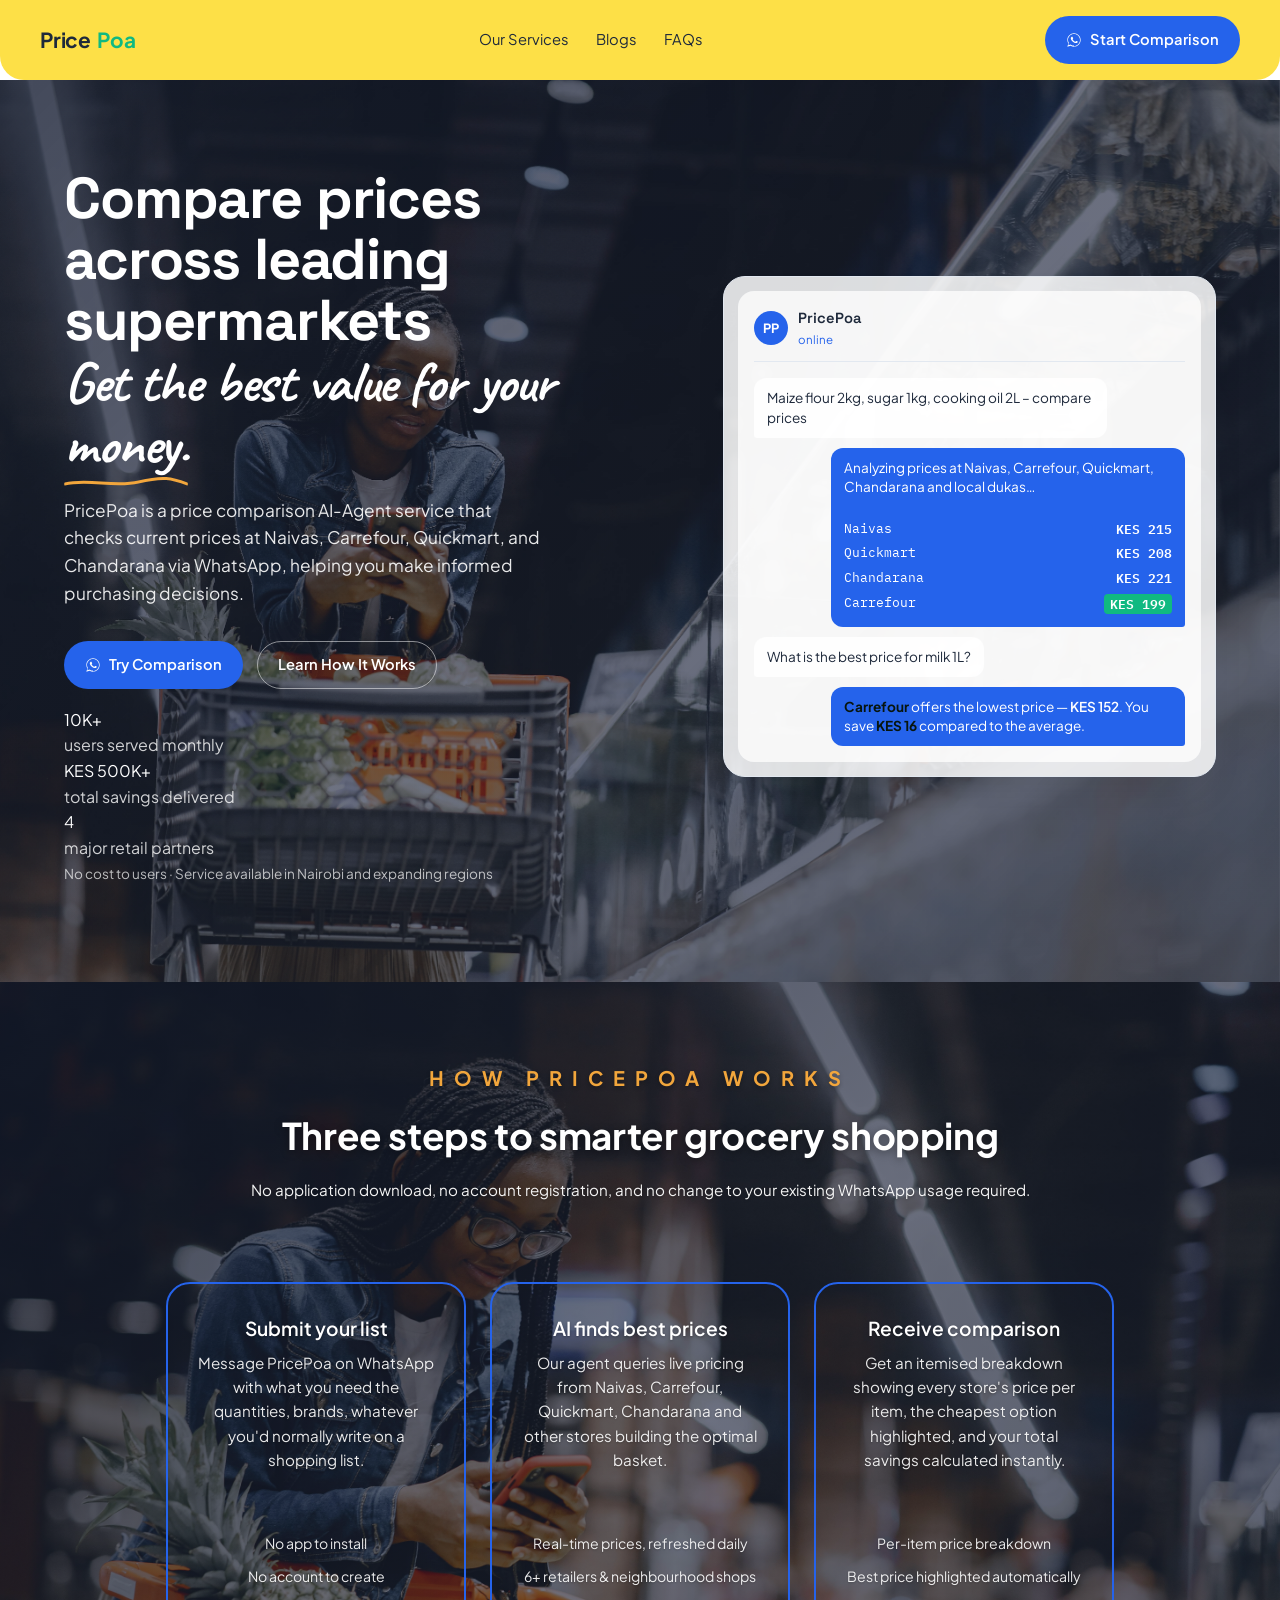
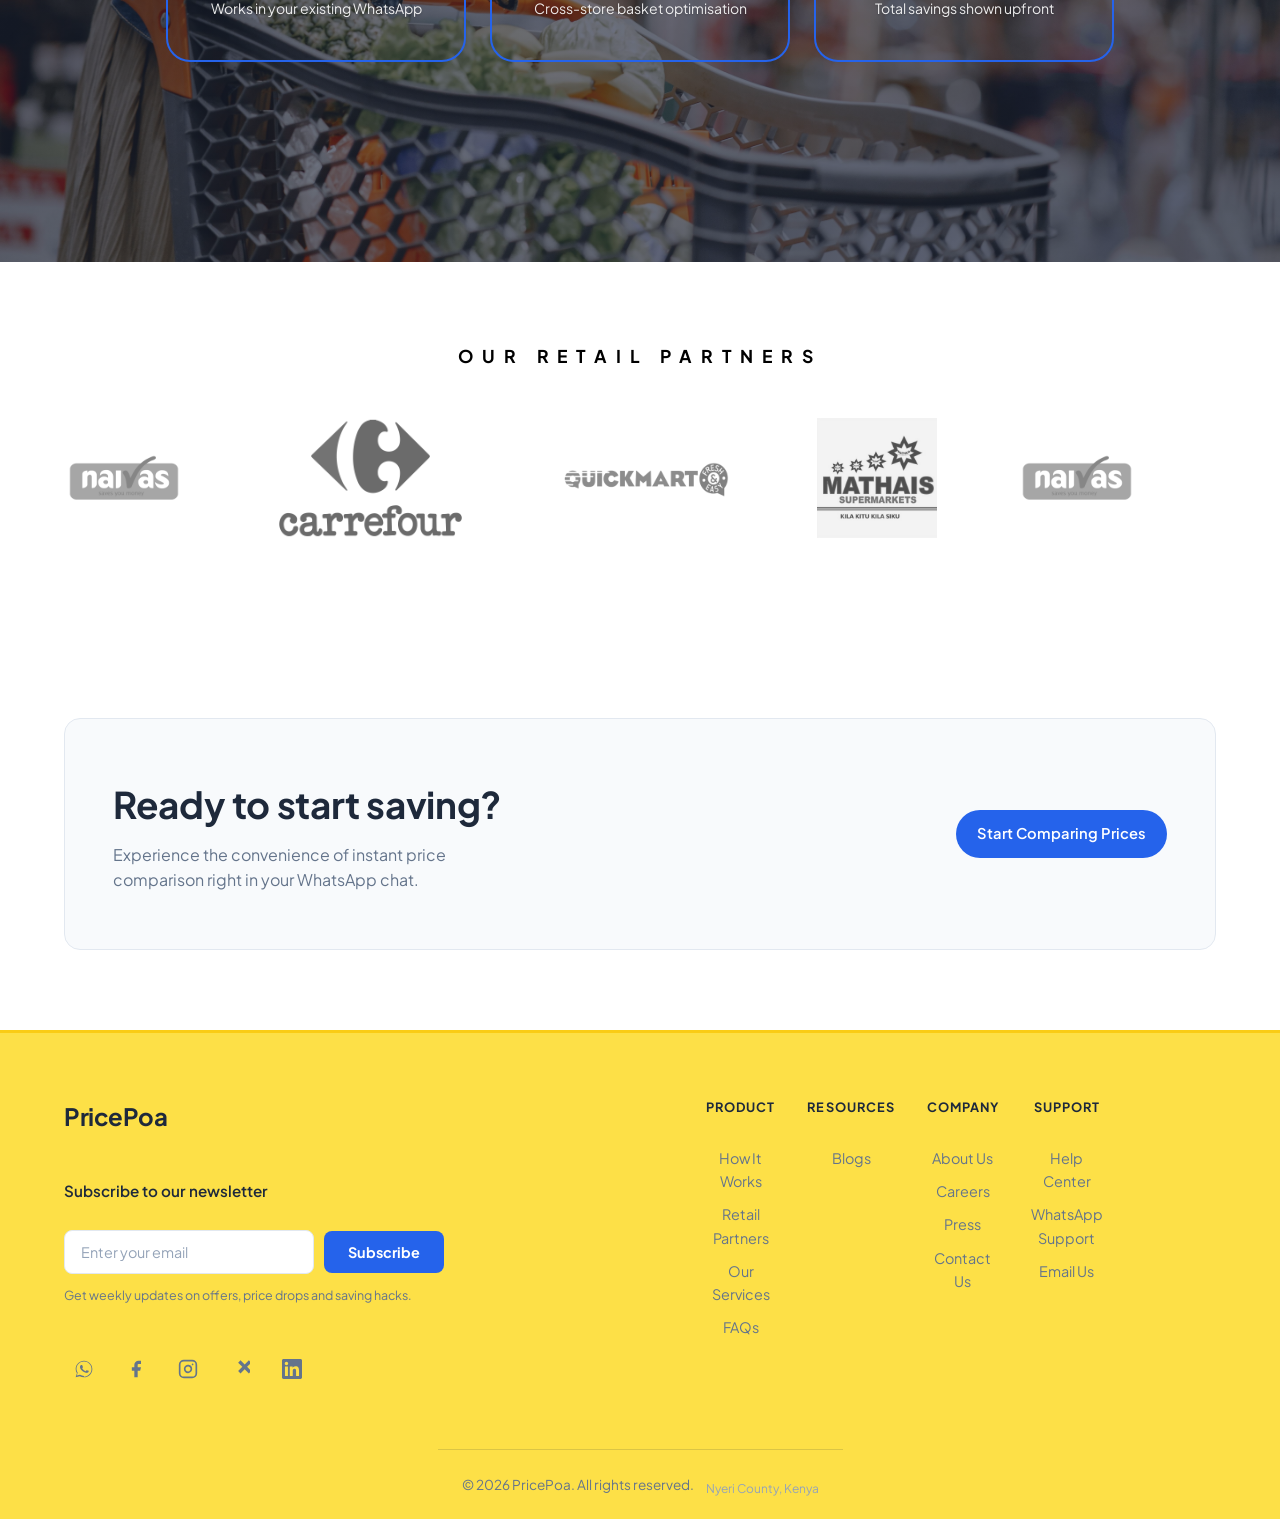
<file: index.html>
<!DOCTYPE html>
<html lang="en">
<head>
  <meta charset="UTF-8">
  <meta name="viewport" content="width=device-width, initial-scale=1.0">
  <title>PricePoa – Compare Supermarket Prices via WhatsApp in Kenya</title>
  <link rel="icon" type="image/svg+xml" href="assets/logo.svg">
  <link rel="alternate icon" href="assets/logo.svg" type="image/svg+xml">
  <link rel="apple-touch-icon" href="assets/logo.svg">
  <link rel="preconnect" href="https://fonts.googleapis.com">
  <link rel="preconnect" href="https://fonts.gstatic.com" crossorigin>
  <link href="https://fonts.googleapis.com/css2?family=Space+Grotesk:wght@500;600;700&family=Caveat:wght@600;700&family=Plus+Jakarta+Sans:wght@400;500;600;700&family=IBM+Plex+Mono:wght@400;500;600&display=swap" rel="stylesheet">

  <!-- Preload hero background images for faster loading -->
  <link rel="preload" as="image" href="assets/images/hero1.jpg" fetchpriority="high">
  <link rel="preload" as="image" href="assets/images/hero2.jpg">
  <link rel="preload" as="image" href="assets/images/hero3.jpg">

  <!-- Trust and Security Meta Tags -->
  <meta name="description" content="PricePoa provides AI-powered price comparison via WhatsApp — compare prices across Naivas, Carrefour, Quickmart, Chandarana & local dukas instantly. Free, no app needed. Save up to 30% on groceries in Nairobi and Kenya.">
  <meta name="keywords" content="price comparison Kenya, grocery prices Nairobi, WhatsApp price checker, supermarket prices Kenya, Naivas prices, Carrefour prices, Quickmart prices, Chandarana prices, dukas prices, food prices Kenya, shopping savings Kenya, best grocery deals Nairobi, price tracker Kenya, compare supermarket prices, Kenya grocery app, WhatsApp shopping bot, free price comparison, AI price comparison, maize flour price Kenya, cooking oil price Kenya, sugar price Kenya, rice price Kenya, milk price Kenya">
  <meta name="author" content="PricePoa">
  <meta name="robots" content="index, follow">

  <!-- Open Graph / Social Media Tags -->
  <meta property="og:title" content="PricePoa – Price Comparison Service">
  <meta property="og:description" content="PricePoa provides AI-powered price comparison via WhatsApp — compare prices across Naivas, Carrefour, Quickmart, Chandarana & local dukas instantly. Free, no app needed.">
  <meta property="og:type" content="website">
  <meta property="og:url" content="https://pricepoa.me/">
  <meta property="og:image" content="https://pricepoa.me/assets/og-image.svg">
  <meta property="og:locale" content="en_KS">

  <!-- Twitter Card -->
  <meta name="twitter:card" content="summary_large_image">
  <meta name="twitter:title" content="PricePoa – Price Comparison Service">
  <meta name="twitter:description" content="PricePoa provides AI-powered price comparison via WhatsApp — compare prices across Naivas, Carrefour, Quickmart, Chandarana & local dukas instantly. Free, no app needed.">
  <meta name="twitter:image" content="https://pricepoa.me/assets/og-image.svg">

  <!-- Canonical URL -->
  <link rel="canonical" href="https://pricepoa.me/">

  <!-- Structured Data (JSON-LD) - WebSite with SearchAction for sitelinks searchbox -->
  <script type="application/ld+json">
  {
    "@context": "https://schema.org",
    "@type": "WebSite",
    "url": "https://pricepoa.me/",
    "name": "PricePoa",
    "potentialAction": {
      "@type": "SearchAction",
      "target": "https://pricepoa.me/search?q={search_term_string}",
      "query-input": "required name=search_term_string"
    }
  }
  </script>

  <!-- Structured Data (JSON-LD) - LocalBusiness -->
  <script type="application/ld+json">
  {
    "@context": "https://schema.org",
    "@type": "LocalBusiness",
    "@id": "https://pricepoa.me/#localbusiness",
    "name": "PricePoa",
    "description": "AI-powered price comparison service via WhatsApp for Kenyan supermarkets including Naivas, Carrefour, Quickmart, and Chandarana.",
    "image": [
      "https://pricepoa.me/assets/og-image.svg"
    ],
    "url": "https://pricepoa.me/",
    "telephone": "+254-768-102822",
    "priceRange": "Free",
    "address": {
      "@type": "PostalAddress",
      "streetAddress": "Nyeri County",
      "addressLocality": "Nyeri",
      "addressRegion": "Nyeri County",
      "postalCode": "10100",
      "addressCountry": "KE"
    },
    "geo": {
      "@type": "GeoCoordinates",
      "latitude": "-0.4231",
      "longitude": "36.9472"
    },
    "openingHours": "Mo,Tu,We,Th,Fr,Sa,Su 00:00-23:59",
    "sameAs": [
      "https://wa.me/254768102822",
      "https://facebook.com/pricepoa",
      "https://instagram.com/pricepoa.ke",
      "https://twitter.com/pricepoa",
      "https://linkedin.com/company/pricepoa"
    ],
    "priceSpecification": {
      "@type": "UnitPriceSpecification",
      "price": "0",
      "priceCurrency": "KES",
      "valueAddedTaxIncluded": false
    },
    "areaServed": {
      "@type": "GeoCircle",
      "geoMidpoint": {
        "@type": "GeoCoordinates",
        "latitude": "-1.2921",
        "longitude": "36.8219"
      },
      "geoRadius": "50000"
    },
    "availableChannel": {
      "@type": "ServiceChannel",
      "serviceUrl": "https://wa.me/254768102822",
      "servicePhone": "+254-768-102822",
      "availableLanguage": ["en", "sw"],
      "processingTime": "PT30S"
    }
  }
  </script>

  <!-- Structured Data (JSON-LD) - FAQPage for hero FAQ -->
  <script type="application/ld+json">
  {
    "@context": "https://schema.org",
    "@type": "FAQPage",
    "mainEntity": [
      {
        "@type": "Question",
        "name": "Is there any cost to use PricePoa?",
        "acceptedAnswer": {
          "@type": "Answer",
          "text": "PricePoa is provided free of charge to all users. There are no subscription fees, hidden charges, or costs of any kind. We sustain operations through anonymized, aggregated data insights that assist retail partners in optimizing their pricing strategies."
        }
      },
      {
        "@type": "Question",
        "name": "How frequently is pricing data updated?",
        "acceptedAnswer": {
          "@type": "Answer",
          "text": "Pricing data is refreshed multiple times each day to ensure accuracy and relevance. We prioritize updates during peak shopping hours and continuously monitor for price changes at our partner stores."
        }
      },
      {
        "@type": "Question",
        "name": "Which geographic areas does PricePoa currently serve?",
        "acceptedAnswer": {
          "@type": "Answer",
          "text": "PricePoa currently focuses on Nairobi and its surrounding regions, with strong coverage in Kasarani, Ruiru, Thika, and along the Mombasa Road corridor. We are actively expanding to other major Kenyan cities including Mombasa, Kisumu, Nakuru, and Eldoret."
        }
      },
      {
        "@type": "Question",
        "name": "Is it necessary to create an account to use PricePoa?",
        "acceptedAnswer": {
          "@type": "Answer",
          "text": "No account creation or registration is required. PricePoa functions directly through your existing WhatsApp application. Simply message our official number and begin requesting price comparisons immediately."
        }
      },
      {
        "@type": "Question",
        "name": "How does PricePoa protect user privacy and data security?",
        "acceptedAnswer": {
          "@type": "Answer",
          "text": "PricePoa leverages WhatsApp's inherent end-to-end encryption, ensuring that all messages remain secure from interception. We do not store your phone number, WhatsApp identifier, price comparison requests, or any personal data. All processing occurs in real-time, and we follow strict data minimization principles."
        }
      }
    ]
  }
  </script>

  <link rel="stylesheet" href="style.css">
</head>
<body>

  <a href="#main-content" class="skip-link">Skip to main content</a>

  <header>
    <!-- Animation Layer (background) -->
    <div class="header-animation" aria-hidden="true">
      <!-- Falling grocery icons -->
      <svg class="falling-icon" viewBox="0 0 32 32"><use href="#icon-carrot"/></svg>
      <svg class="falling-icon" viewBox="0 0 32 32"><use href="#icon-apple"/></svg>
      <svg class="falling-icon" viewBox="0 0 32 32"><use href="#icon-milk"/></svg>
      <svg class="falling-icon" viewBox="0 0 32 32"><use href="#icon-bread"/></svg>
      <svg class="falling-icon" viewBox="0 0 32 32"><use href="#icon-tomato"/></svg>
      <svg class="falling-icon" viewBox="0 0 32 32"><use href="#icon-broccoli"/></svg>
      <svg class="falling-icon" viewBox="0 0 32 32"><use href="#icon-egg"/></svg>
      <svg class="falling-icon" viewBox="0 0 32 32"><use href="#icon-cheese"/></svg>
      <svg class="falling-icon" viewBox="0 0 32 32"><use href="#icon-carrot"/></svg>
      <svg class="falling-icon" viewBox="0 0 32 32"><use href="#icon-apple"/></svg>
      <svg class="falling-icon" viewBox="0 0 32 32"><use href="#icon-milk"/></svg>
      <svg class="falling-icon" viewBox="0 0 32 32"><use href="#icon-bread"/></svg>
      <svg class="falling-icon" viewBox="0 0 32 32"><use href="#icon-tomato"/></svg>
      <svg class="falling-icon" viewBox="0 0 32 32"><use href="#icon-broccoli"/></svg>
      <svg class="falling-icon" viewBox="0 0 32 32"><use href="#icon-egg"/></svg>
      <svg class="falling-icon" viewBox="0 0 32 32"><use href="#icon-cheese"/></svg>
    </div>

    <!-- SVG Sprite Definitions -->
    <svg class="svg-sprites" aria-hidden="true">
      <symbol id="icon-carrot" viewBox="0 0 32 32">
        <path fill="#F97316" d="M16 4c0-2.2 1.8-4 4-4s4 1.8 4 4c0 10-8 18-8 18s-8-8-8-18z"/>
        <path fill="#22C55E" d="M16 2c0-1.1.9-2 2-2s2 .9 2 2c0 6-4 11-4 11s-4-5-4-11z"/>
        <path fill="#16A34A" d="M14 6h4v4h-4z"/>
      </symbol>
      <symbol id="icon-apple" viewBox="0 0 32 32">
        <path fill="#EF4444" d="M16 4c-3.3 0-6 2.7-6 6s2.7 6 6 6 6-2.7 6-6-2.7-6-6-6zm0 10c-2.2 0-4-1.8-4-4s1.8-4 4-4 4 1.8 4 4-1.8 4-4 4z"/>
        <path fill="#22C55E" d="M16 2v4"/>
        <path fill="#16A34A" d="M14 6h4v2h-4z"/>
      </symbol>
      <symbol id="icon-milk" viewBox="0 0 32 32">
        <path fill="#FEF3C7" stroke="#F59E0B" stroke-width="1.5" d="M10 6h12v22H10z"/>
        <path fill="#FDE68A" d="M10 6h12v4H10z"/>
        <path fill="#FBBF24" d="M14 10v12h4v-12z"/>
      </symbol>
      <symbol id="icon-bread" viewBox="0 0 32 32">
        <path fill="#FDE68A" d="M6 10h20v18c0 3.3 2.7 6 6 6h2v-6H6c-3.3 0-6-2.7-6-6v-18z"/>
        <path fill="#FBBF24" d="M8 12h16v4H8z"/>
        <path fill="#F59E0B" d="M8 18h16v4H8z"/>
        <path fill="#F59E0B" d="M8 24h16v4H8z"/>
      </symbol>
      <symbol id="icon-tomato" viewBox="0 0 32 32">
        <path fill="#EF4444" d="M16 6c-5.5 0-10 4.5-10 10s4.5 10 10 10 10-4.5 10-10-4.5-10-10-10zm0 18c-4.4 0-8-3.6-8-8s3.6-8 8-8 8 3.6 8 8-3.6 8-8 8z"/>
        <path fill="#22C55E" d="M16 2v4"/>
        <path fill="#16A34A" d="M14 6h4v4h-4z"/>
      </symbol>
      <symbol id="icon-broccoli" viewBox="0 0 32 32">
        <path fill="#16A34A" d="M16 4c-2.2 0-4 1.8-4 4s1.8 4 4 4 4-1.8 4-4-1.8-4-4-4zm0 10c-3.3 0-6 2.7-6 6s2.7 6 6 6 6-2.7 6-6-2.7-6-6-6z"/>
        <circle fill="#22C55E" cx="10" cy="14" r="4"/>
        <circle fill="#22C55E" cx="22" cy="14" r="4"/>
        <circle fill="#22C55E" cx="16" cy="8" r="4"/>
        <circle fill="#15803D" cx="16" cy="18" r="4"/>
      </symbol>
      <symbol id="icon-egg" viewBox="0 0 32 32">
        <path fill="#FEF3C7" stroke="#F59E0B" stroke-width="1.5" d="M16 4c0-3.3 2.7-6 6-6s6 2.7 6 6c0 5.5-4.5 10-6 10s-6-4.5-6-10z"/>
        <ellipse fill="#FDE68A" cx="16" cy="16" rx="5" ry="3"/>
      </symbol>
      <symbol id="icon-cheese" viewBox="0 0 32 32">
        <path fill="#FDE047" stroke="#F59E0B" stroke-width="1.5" d="M6 8h20l4 16H2z"/>
        <circle fill="#FACC15" cx="10" cy="16" r="2"/>
        <circle fill="#FACC15" cx="20" cy="14" r="1.5"/>
        <circle fill="#FACC15" cx="18" cy="22" r="2"/>
      </symbol>
      <!-- How it works illustrations -->
      <symbol id="icon-person-phone" viewBox="0 0 120 160">
        <!-- Person holding phone - simplified flat illustration -->
        <!-- Body -->
        <path fill="#2563EB" d="M60 140 L45 90 L75 90 Z"/>
        <!-- Head -->
        <circle fill="#F5D0B8" cx="60" cy="58" r="22"/>
        <!-- Hair -->
        <path fill="#3D2B1F" d="M38 45 Q60 25 82 45 Q75 55 60 62 Q45 55 38 45"/>
        <!-- Face details -->
        <circle fill="#3D2B1F" cx="52" cy="54" r="2.5"/>
        <circle fill="#3D2B1F" cx="68" cy="54" r="2.5"/>
        <path fill="none" stroke="#3D2B1F" stroke-width="2" stroke-linecap="round" d="M52 70 Q60 78 68 70"/>
        <!-- Phone in hand -->
        <rect x="78" y="85" width="22" height="38" rx="3" fill="#1E293B" stroke="#334155" stroke-width="1.5"/>
        <rect x="81" y="90" width="16" height="28" rx="2" fill="#0F172A"/>
        <!-- Screen content lines -->
        <line x1="84" y1="100" x2="94" y2="100" stroke="#10B981" stroke-width="1.5" stroke-linecap="round"/>
        <line x1="84" y1="106" x2="92" y2="106" stroke="#10B981" stroke-width="1.5" stroke-linecap="round"/>
        <line x1="84" y1="112" x2="90" y2="112" stroke="#10B981" stroke-width="1.5" stroke-linecap="round"/>
        <!-- Arm holding phone -->
        <path fill="#F5D0B8" d="M78 85 L85 80 L92 85 L85 90 Z"/>
        <!-- Legs -->
        <rect x="50" y="140" width="12" height="20" fill="#1E3A5F"/>
        <rect x="58" y="140" width="12" height="20" fill="#1E3A5F"/>
      </symbol>
      <symbol id="icon-step1-chat" viewBox="0 0 64 64">
        <!-- WhatsApp style chat bubble with list -->
        <path fill="#2563EB" d="M8 8 L56 8 L56 48 Q56 56 48 56 L16 56 Q8 56 8 48 Z"/>
        <path fill="#DCF8C6" d="M16 16 L48 16 L48 36 L16 36 Z" rx="4"/>
        <line x1="20" y1="22" x2="44" y2="22" stroke="#0F172A" stroke-width="2" stroke-linecap="round" opacity="0.6"/>
        <line x1="20" y1="28" x2="40" y2="28" stroke="#0F172A" stroke-width="2" stroke-linecap="round" opacity="0.6"/>
        <line x1="20" y1="34" x2="36" y2="34" stroke="#10B981" stroke-width="2" stroke-linecap="round"/>
        <!-- Send arrow -->
        <path fill="#2563EB" d="M50 40 L58 48 L50 56 L52 52 L44 48 L52 44 Z"/>
      </symbol>
      <symbol id="icon-step2-ai" viewBox="0 0 64 64">
        <!-- AI brain/processing icon -->
        <path fill="#10B981" d="M32 4 C20 4 10 14 10 26 C10 34 16 40 22 44 C18 48 16 54 18 58 L24 58 C22 54 24 48 28 44 C34 40 40 34 40 26 C40 14 30 4 32 4 Z"/>
        <path fill="#059669" d="M32 12 C24 12 18 18 18 26 C18 31 22 35 26 38 C24 40 24 43 26 46 L30 46 C29 43 30 40 32 38 C36 35 40 31 40 26 C40 18 34 12 32 12 Z"/>
        <!-- Sparkles/data points -->
        <circle fill="#FDE047" cx="16" cy="20" r="3"/>
        <circle fill="#FDE047" cx="48" cy="18" r="2.5"/>
        <circle fill="#FDE047" cx="14" cy="44" r="2"/>
        <circle fill="#FDE047" cx="50" cy="42" r="3"/>
        <circle fill="#60A5FA" cx="32" cy="52" r="2.5"/>
        <!-- Circuit lines -->
        <line x1="32" y1="26" x2="32" y2="38" stroke="#FFFFFF" stroke-width="1.5" opacity="0.8"/>
        <line x1="26" y1="32" x2="38" y2="32" stroke="#FFFFFF" stroke-width="1.5" opacity="0.8"/>
      </symbol>
      <symbol id="icon-step3-receipt" viewBox="0 0 64 64">
        <!-- Receipt/price comparison card -->
        <path fill="#F8FAFC" stroke="#E2E8F0" stroke-width="1.5" d="M8 6 L56 6 L56 54 Q56 58 52 58 L12 58 Q8 58 8 54 Z"/>
        <!-- Receipt tear-off top -->
        <line x1="16" y1="6" x2="24" y2="6" stroke="#E2E8F0" stroke-width="2"/>
        <line x1="32" y1="6" x2="40" y2="6" stroke="#E2E8F0" stroke-width="2"/>
        <line x1="48" y1="6" x2="56" y2="6" stroke="#E2E8F0" stroke-width="2"/>
        <!-- Store rows - using rects and lines to simulate text -->
        <!-- Row 1: Naivas -->
        <rect x="14" y="16" width="28" height="6" rx="1" fill="#64748B" opacity="0.7"/>
        <rect x="40" y="16" width="16" height="6" rx="1" fill="#1E293B" opacity="0.8"/>
        <!-- Row 2: Carrefour -->
        <rect x="14" y="26" width="36" height="6" rx="1" fill="#64748B" opacity="0.7"/>
        <rect x="40" y="26" width="16" height="6" rx="1" fill="#1E293B" opacity="0.8"/>
        <!-- Row 3: Quickmart (highlighted/best) -->
        <rect x="14" y="36" width="34" height="6" rx="1" fill="#10B981" opacity="0.9"/>
        <circle fill="#FDE047" cx="50" cy="39" r="3"/>
        <rect x="40" y="36" width="18" height="6" rx="1" fill="#10B981" opacity="0.9"/>
        <!-- Savings line -->
        <line x1="14" y1="46" x2="50" y2="46" stroke="#10B981" stroke-width="1" stroke-dasharray="2,2"/>
        <!-- Savings badge -->
        <rect x="18" y="50" width="28" height="8" rx="2" fill="#10B981" opacity="0.15"/>
        <rect x="22" y="51" width="20" height="6" rx="1" fill="#10B981" opacity="0.3"/>
      </symbol>
    </svg>

    <!-- Content Layer (foreground) -->
    <div class="wrap nav">
      <!-- Mobile hamburger menu button (appears before logo on mobile) -->
      <button class="nav-toggle" aria-label="Toggle navigation menu" aria-expanded="false" aria-controls="nav-menu" type="button">
        <svg class="hamburger-svg" aria-hidden="true" viewBox="0 0 24 28" width="24" height="28">
          <path class="hamburger-path"
            d="M 4 7 L 20 7 M 4 14 L 20 14 M 4 21 L 20 21"
            stroke="currentColor"
            stroke-width="2.5"
            stroke-linecap="round"
            fill="none"
          />
          <path class="basket-path"
            d="M 4 8 Q 4 5, 7 5 L 17 5 Q 20 5, 20 8 L 20 22 Q 20 25, 17 25 L 7 25 Q 4 25, 4 22 Z M 12 5 Q 12 2, 15 2 Q 18 2, 18 5"
            stroke="currentColor"
            stroke-width="2.5"
            stroke-linecap="round"
            fill="none"
            style="opacity: 0;"
          />
        </svg>
      </button>

      <!-- Logo - links to home -->
      <a href="index.html" class="logo" aria-label="PricePoa Home">Price<span>Poa</span></a>

      <!-- Desktop navigation -->
      <nav class="nav-links" aria-label="Main navigation">
        <a href="services.html">Our Services</a>
        <a href="blog/articles.html">Blogs</a>
        <a href="faq.html">FAQs</a>
      </nav>

      <!-- Mobile navigation panel -->
      <nav id="nav-menu" class="nav-menu" aria-label="Mobile navigation" hidden>
        <ul class="nav-menu-list">
          <li><a href="services.html">Our Services</a></li>
          <li><a href="blog/articles.html">Blogs</a></li>
          <li><a href="faq.html">FAQs</a></li>
        </ul>
      </nav>

      <a class="btn btn-primary" href="https://wa.me/254768102822?text=Hi%20PricePoa%2C%20I%20want%20to%20compare%20prices" target="_blank" rel="noopener">
        <svg width="16" height="16" viewBox="0 0 24 24" fill="currentColor"><path d="M17.5 14.4c-.3-.1-1.6-.8-1.9-.9-.3-.1-.4-.1-.6.1-.2.3-.7.9-.8 1-.2.2-.3.2-.5.1-.3-.1-1.2-.4-2.2-1.4-.8-.7-1.4-1.6-1.5-1.9-.2-.3 0-.4.1-.6.1-.1.3-.3.4-.5.1-.1.2-.3.2-.4.1-.2 0-.3 0-.4-.1-.1-.6-1.4-.8-1.9-.2-.5-.4-.4-.6-.4h-.5c-.2 0-.4.1-.7.3-.2.3-.9.9-.9 2.1 0 1.2.9 2.4 1 2.6.1.2 1.8 2.8 4.4 3.8.6.3 1.1.4 1.5.5.6.2 1.2.2 1.6.1.5-.1 1.6-.6 1.8-1.3.2-.6.2-1.1.2-1.2-.1-.1-.2-.2-.5-.3z"/><path d="M12 2C6.5 2 2 6.5 2 12c0 1.9.5 3.6 1.5 5.2L2 22l4.9-1.3c1.5.8 3.2 1.3 5.1 1.3 5.5 0 10-4.5 10-10S17.5 2 12 2zm0 18.3c-1.7 0-3.3-.5-4.7-1.3l-.3-.2-3.5.9.9-3.4-.2-.3C3.5 14.5 3 12.8 3 12c0-5 4-9 9-9s9 4 9 9-4 9-9 9.3z"/></svg>
        Start Comparison
      </a>
    </div>
  </header>

  <section class="hero" id="main-content">
    <!-- Background Image Slider -->
    <div class="hero-bg-slider" aria-hidden="true">
      <div class="hero-bg-slide active" style="background-image: url('assets/images/hero1.jpg');"></div>
      <div class="hero-bg-slide" style="background-image: url('assets/images/hero2.jpg');"></div>
      <div class="hero-bg-slide" style="background-image: url('assets/images/hero3.jpg');"></div>
    </div>
    <!-- Dark overlay for text readability -->
    <div class="hero-overlay" aria-hidden="true"></div>

    <div class="wrap hero-grid">
      <div>
        <h1 class="headline">
          Compare prices across leading supermarkets<br>
          <span class="chalk-underline">Get the best value for your money.
            <svg viewBox="0 0 300 14" preserveAspectRatio="none"><path d="M2 8 C 60 2, 120 12, 180 6 S 260 2, 298 8" stroke="#F2A63C" stroke-width="3" fill="none" stroke-linecap="round"/></svg>
          </span>
        </h1>
        <p class="sub">PricePoa is a price comparison AI-Agent service that checks current prices at Naivas, Carrefour, Quickmart, and Chandarana via WhatsApp, helping you make informed purchasing decisions.</p>
        <div class="cta-row">
          <a class="btn btn-primary" href="https://wa.me/254768102822?text=Hi%20PricePoa%2C%20I%20want%20to%20compare%20prices" target="_blank" rel="noopener">
            <svg width="16" height="16" viewBox="0 0 24 24" fill="currentColor"><path d="M17.5 14.4c-.3-.1-1.6-.8-1.9-.9-.3-.1-.4-.1-.6.1-.2.3-.7.9-.8 1-.2.2-.3.2-.5.1-.3-.1-1.2-.4-2.2-1.4-.8-.7-1.4-1.6-1.5-1.9-.2-.3 0-.4.1-.6.1-.1.3-.3.4-.5.1-.1.2-.3.2-.4.1-.2 0-.3 0-.4-.1-.1-.6-1.4-.8-1.9-.2-.5-.4-.4-.6-.4h-.5c-.2 0-.4.1-.7.3-.2.3-.9.9-.9 2.1 0 1.2.9 2.4 1 2.6.1.2 1.8 2.8 4.4 3.8.6.3 1.1.4 1.5.5.6.2 1.2.2 1.6.1.5-.1 1.6-.6 1.8-1.3.2-.6.2-1.1.2-1.2-.1-.1-.2-.2-.5-.3z"/><path d="M12 2C6.5 2 2 6.5 2 12c0 1.9.5 3.6 1.5 5.2L2 22l4.9-1.3c1.5.8 3.2 1.3 5.1 1.3 5.5 0 10-4.5 10-10S17.5 2 12 2zm0 18.3c-1.7 0-3.3-.5-4.7-1.3l-.3-.2-3.5.9.9-3.4-.2-.3C3.5 14.5 3 12.8 3 12c0-5 4-9 9-9s9 4 9 9-4 9-9 9.3z"/></svg>
            Try Comparison
          </a>
          <a class="btn btn-ghost" href="#how">Learn How It Works</a>
        </div>
        <div class="hero-stats">
          <div class="stat-item">
            <div class="stat-number">10K+</div>
            <div class="stat-label">users served monthly</div>
          </div>
          <div class="stat-item">
            <div class="stat-number">KES 500K+</div>
            <div class="stat-label">total savings delivered</div>
          </div>
          <div class="stat-item">
            <div class="stat-number">4</div>
            <div class="stat-label">major retail partners</div>
          </div>
        </div>
        <span class="hero-note">No cost to users · Service available in Nairobi and expanding regions</span>
      </div>

      <div class="phone">
        <div class="phone-inner">
          <div class="phone-head">
            <div class="phone-avatar">PP</div>
            <div>
              <div class="name">PricePoa</div>
              <div class="status">online</div>
            </div>
          </div>
          <div class="bubble in b1">Maize flour 2kg, sugar 1kg, cooking oil 2L – compare prices</div>
          <div class="bubble out b2">Analyzing prices at Naivas, Carrefour, Quickmart, Chandarana and local dukas…<br><br>
            <div class="price-line"><span>Naivas</span><span class="mono">KES 215</span></div>
            <div class="price-line"><span>Quickmart</span><span class="mono">KES 208</span></div>
            <div class="price-line"><span>Chandarana</span><span class="mono">KES 221</span></div>
            <div class="price-line"><span>Carrefour</span><span class="mono cheapest">KES 199</span></div>
          </div>
          <div class="bubble in b3">What is the best price for milk 1L?</div>
          <div class="bubble out b4"><b>Carrefour</b> offers the lowest price — <span class="mono">KES 152</span>. You save <b>KES 16</b> compared to the average.</div>
        </div>
      </div>
    </div>
  </section>

  <section id="how">
    <!-- Background Image -->
    <div class="how-bg" aria-hidden="true">
      <div class="how-bg-image" style="background-image: url('assets/images/hero3.jpg');"></div>
      <div class="how-overlay"></div>
    </div>
    <div class="wrap">
      <div class="section-head reveal">
        <span class="kicker">How PricePoa Works</span>
        <h2>Three steps to smarter grocery shopping</h2>
        <p>No application download, no account registration, and no change to your existing WhatsApp usage required.</p>
      </div>

      <!-- Stair-step infographic flow -->
      <div class="how-flow reveal">
        <!-- Three stair-step cards -->
        <div class="how-cards">
          <!-- Step 1: Submit -->
          <article class="how-card step-1 reveal" style="--card-index: 0;">
            <div class="card-content">
              <h3>Submit your list</h3>
              <p>Message PricePoa on WhatsApp with what you need the quantities, brands, whatever you'd normally write on a shopping list.</p>
              <ul class="card-details">
                <li>No app to install</li>
                <li>No account to create</li>
                <li>Works in your existing WhatsApp</li>
              </ul>
            </div>
          </article>

          <!-- Step 2: AI Processes -->
          <article class="how-card step-2 reveal" style="--card-index: 1;">
            <div class="card-content">
              <h3>AI finds best prices</h3>
              <p>Our agent queries live pricing from Naivas, Carrefour, Quickmart, Chandarana and other stores building the optimal basket.</p>
              <ul class="card-details">
                <li>Real-time prices, refreshed daily</li>
                <li>6+ retailers & neighbourhood shops</li>
                <li>Cross-store basket optimisation</li>
              </ul>
            </div>
          </article>

          <!-- Step 3: Receive Comparison -->
          <article class="how-card step-3 reveal" style="--card-index: 2;">
            <div class="card-content">
              <h3>Receive comparison</h3>
              <p>Get an itemised breakdown showing every store's price per item, the cheapest option highlighted, and your total savings calculated instantly.</p>
              <ul class="card-details">
                <li>Per-item price breakdown</li>
                <li>Best price highlighted automatically</li>
                <li>Total savings shown upfront</li>
              </ul>
            </div>
          </article>
        </div>
      </div>
    </div>
  </section>

  <section id="stores">
    <div class="wrap">
      <div class="section-head reveal">
        <span class="kicker retail-partners-title">Our Retail Partners</span>
      </div>
      <div class="marquee-container">
        <div class="marquee" id="brand-marquee">
          <div class="marquee-track">
            <img src="assets/brands/naivas-supermarket-logo-png_seeklogo-351966.png" alt="Naivas Supermarket" class="brand-logo" width="240" height="120">
            <img src="assets/brands/Carrefour_(12).png" alt="Carrefour Kenya" class="brand-logo" width="240" height="120">
            <img src="assets/brands/90482086_2871387169649166_3194649644596461568_n.png" alt="Quickmart Supermarket" class="brand-logo" width="240" height="120">
            <img src="assets/brands/280397668_547745750257085_2044005926407827404_n.jpg" alt="Chandarana Foodplus" class="brand-logo" width="240" height="120">
            <!-- Duplicate set for seamless loop -->
            <img src="assets/brands/naivas-supermarket-logo-png_seeklogo-351966.png" alt="Naivas Supermarket" class="brand-logo" width="240" height="120">
            <img src="assets/brands/Carrefour_(12).png" alt="Carrefour Kenya" class="brand-logo" width="240" height="120">
            <img src="assets/brands/90482086_2871387169649166_3194649644596461568_n.png" alt="Quickmart Supermarket" class="brand-logo" width="240" height="120">
            <img src="assets/brands/280397668_547745750257085_2044005926407827404_n.jpg" alt="Chandarana Foodplus" class="brand-logo" width="240" height="120">
          </div>
        </div>
      </div>
    </div>
  </section>

  <!-- Call to Action -->
  <section style="padding: 80px 0;">
    <div class="wrap">
      <div class="cta-band reveal">
        <div>
          <h2>Ready to start saving?</h2>
          <p>Experience the convenience of instant price comparison right in your WhatsApp chat.</p>
        </div>
        <a class="btn btn-primary" href="https://wa.me/254768102822?text=Hi%20PricePoa%2C%20I%20want%20to%20compare%20prices" target="_blank" rel="noopener">
          Start Comparing Prices
        </a>
      </div>
    </div>
  </section>

  <footer class="footer">
    <div class="footer-main">
      <!-- Brand Section -->
      <div class="footer-brand">
        <div class="footer-logo">Price<span>Poa</span></div>

        <div class="footer-cta">
          <p class="footer-cta-text">Subscribe to our newsletter</p>
          <form class="footer-subscribe-form" action="#" method="post">
            <input
              type="email"
              id="footer-email"
              name="email"
              placeholder="Enter your email"
              class="footer-email-input"
              required
              autocomplete="email"
            >
            <button type="submit" class="btn btn-subscribe">
              Subscribe
            </button>
          </form>
          <p class="footer-subscribe-note">Get weekly updates on offers, price drops and saving hacks.</p>
        </div>

        <div class="footer-social">
          <a href="https://wa.me/254768102822" target="_blank" rel="noopener" aria-label="WhatsApp">
            <svg width="20" height="20" viewBox="0 0 24 24" fill="currentColor"><path d="M17.5 14.4c-.3-.1-1.6-.8-1.9-.9-.3-.1-.4-.1-.6.1-.2.3-.7.9-.8 1-.2.2-.3.2-.5.1-.3-.1-1.2-.4-2.2-1.4-.8-.7-1.4-1.6-1.5-1.9-.2-.3 0-.4.1-.6.1-.1.3-.3.4-.5.1-.1.2-.3.2-.4.1-.2 0-.3 0-.4-.1-.1-.6-1.4-.8-1.9-.2-.5-.4-.4-.6-.4h-.5c-.2 0-.4.1-.7.3-.2.3-.9.9-.9 2.1 0 1.2.9 2.4 1 2.6.1.2 1.8 2.8 4.4 3.8.6.3 1.1.4 1.5.5.6.2 1.2.2 1.6.1.5-.1 1.6-.6 1.8-1.3.2-.6.2-1.1.2-1.2-.1-.1-.2-.2-.5-.3z"/><path d="M12 2C6.5 2 2 6.5 2 12c0 1.9.5 3.6 1.5 5.2L2 22l4.9-1.3c1.5.8 3.2 1.3 5.1 1.3 5.5 0 10-4.5 10-10S17.5 2 12 2zm0 18.3c-1.7 0-3.3-.5-4.7-1.3l-.3-.2-3.5.9.9-3.4-.2-.3C3.5 14.5 3 12.8 3 12c0-5 4-9 9-9s9 4 9 9-4 9-9 9.3z"/></svg>
          </a>
          <a href="https://facebook.com" target="_blank" rel="noopener" aria-label="Facebook">
            <svg width="20" height="20" viewBox="0 0 24 24" fill="currentColor"><path d="M18 2h-3a5 5 0 0 0-5 5v3H7v4h3v8h4v-8h3l1-4h-4V7a1 1 0 0 1 1-1h3z"/></svg>
          </a>
          <a href="https://instagram.com/pricepoa.ke" target="_blank" rel="noopener" aria-label="Instagram">
            <svg width="20" height="20" viewBox="0 0 24 24" fill="none" stroke="currentColor" stroke-width="2" stroke-linecap="round" stroke-linejoin="round"><rect x="2" y="2" width="20" height="20" rx="5" ry="5"/><path d="M16 11.37A4 4 0 1 1 12.63 8 4 4 0 0 1 16 11.37z"/><line x1="17.5" y1="6.5" x2="17.51" y2="6.5"/></svg>
          </a>
          <a href="https://twitter.com" target="_blank" rel="noopener" aria-label="X (formerly Twitter)">
            <svg width="20" height="20" viewBox="0 0 24 24" fill="currentColor"><path d="M17.64 12.24l-5.04 5.04-2.83-2.83 5.04-5.04-5.04-5.04 2.83-2.83 5.04 5.04 5.04-5.04 2.83 2.83-5.04 5.04 5.04 5.04-2.83 2.83-5.04-5.04z"/></svg>
          </a>
          <a href="https://linkedin.com" target="_blank" rel="noopener" aria-label="LinkedIn">
            <svg width="20" height="20" viewBox="0 0 24 24" fill="currentColor"><path d="M20.447 20.452h-3.554v-5.569c0-1.328-.027-3.037-1.852-3.037-1.853 0-2.136 1.445-2.136 2.939v5.667H9.351V9h3.414v1.561h.046c.477-.9 1.637-1.85 3.37-1.85 3.601 0 4.267 2.37 4.267 5.455v6.286zM5.337 7.433c-1.144 0-2.063-.926-2.063-2.065 0-1.138.92-2.063 2.063-2.063 1.14 0 2.064.925 2.064 2.063 0 1.139-.925 2.065-2.064 2.065zm1.782 13.019H3.555V9h3.564v11.452zM22.225 0H1.771C.792 0 0 .774 0 1.729v20.542C0 23.227.792 24 1.771 24h20.451C23.2 24 24 23.227 24 22.271V1.729C24 .774 23.2 0 22.222 0h.003z"/></svg>
          </a>
        </div>
      </div>

      <!-- Navigation Section -->
      <nav class="footer-nav" aria-label="Footer navigation">
        <div class="nav-column">
          <div class="nav-column-header">
            <h4>Product</h4>
            <button class="nav-column-toggle" aria-expanded="false" aria-controls="nav-product" type="button" aria-label="Toggle Product navigation">
              <span class="toggle-icon" aria-hidden="true">+</span>
            </button>
          </div>
          <ul id="nav-product" class="nav-column-links">
            <li><a href="#how">How It Works</a></li>
            <li><a href="#stores">Retail Partners</a></li>
            <li><a href="services.html">Our Services</a></li>
            <li><a href="faq.html">FAQs</a></li>
          </ul>
        </div>

        <div class="nav-column">
          <div class="nav-column-header">
            <h4>Resources</h4>
            <button class="nav-column-toggle" aria-expanded="false" aria-controls="nav-resources" type="button" aria-label="Toggle Resources navigation">
              <span class="toggle-icon" aria-hidden="true">+</span>
            </button>
          </div>
          <ul id="nav-resources" class="nav-column-links">
            <li><a href="blog/articles.html">Blogs</a></li>
          </ul>
        </div>

        <div class="nav-column">
          <div class="nav-column-header">
            <h4>Company</h4>
            <button class="nav-column-toggle" aria-expanded="false" aria-controls="nav-company" type="button" aria-label="Toggle Company navigation">
              <span class="toggle-icon" aria-hidden="true">+</span>
            </button>
          </div>
          <ul id="nav-company" class="nav-column-links">
            <li><a href="#about">About Us</a></li>
            <li><a href="#careers">Careers</a></li>
            <li><a href="#press">Press</a></li>
            <li><a href="#contact">Contact Us</a></li>
          </ul>
        </div>

        <div class="nav-column">
          <div class="nav-column-header">
            <h4>Support</h4>
            <button class="nav-column-toggle" aria-expanded="false" aria-controls="nav-support" type="button" aria-label="Toggle Support navigation">
              <span class="toggle-icon" aria-hidden="true">+</span>
            </button>
          </div>
          <ul id="nav-support" class="nav-column-links">
            <li><a href="faq.html">Help Center</a></li>
            <li><a href="https://wa.me/254768102822" target="_blank" rel="noopener">WhatsApp Support</a></li>
            <li><a href="mailto:info@pricepoa.me">Email Us</a></li>
          </ul>
        </div>
      </nav>
    </div>
    <!-- Bottom Section -->
      <div class="footer-bottom">
        <p class="footer-copyright">© 2026 PricePoa. All rights reserved.</p>
        <p class="footer-location mono">Nyeri County, Kenya</p>
      </div>
  </footer>

  <script src="script.js"></script>
</body>
</html>
</file>
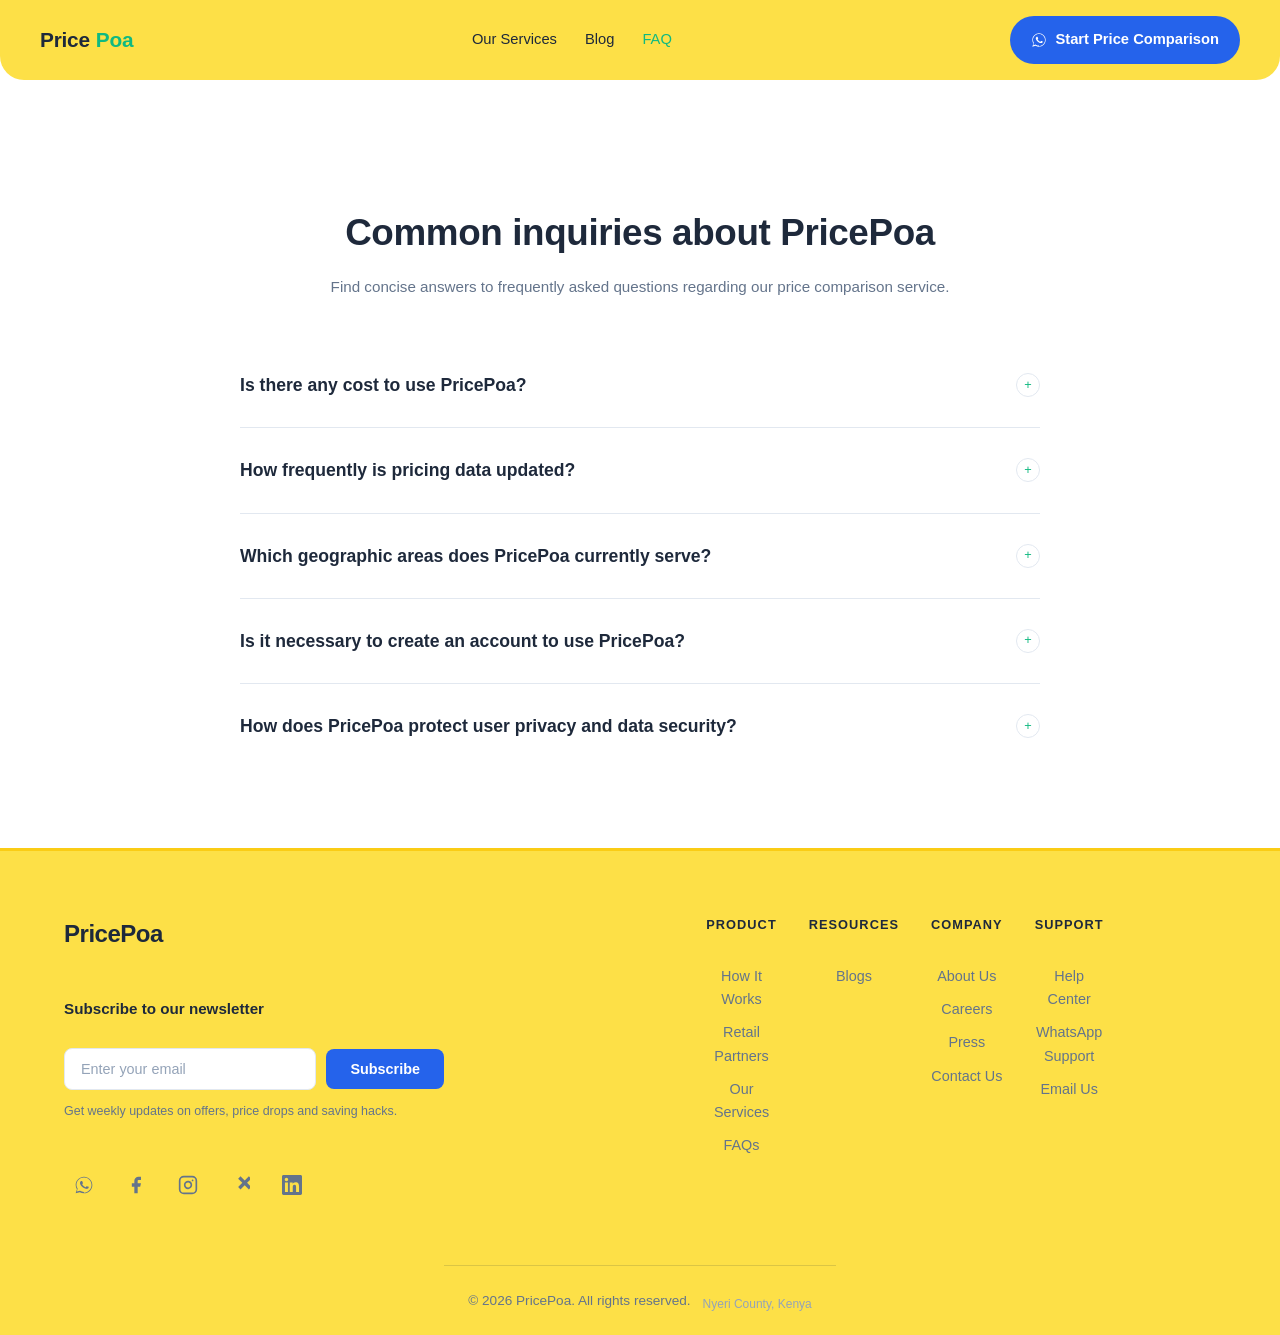
<file: faq.html>
<!DOCTYPE html>
<html lang="en">
<head>
  <meta charset="UTF-8">
  <meta name="viewport" content="width=device-width, initial-scale=1.0">
  <title>PricePoa FAQ – Free WhatsApp Price Comparison Questions</title>
  <meta name="description" content="Frequently asked questions about PricePoa's free WhatsApp-based price comparison service for Kenyan supermarkets. Learn about costs, coverage, privacy, accuracy, and how it works. Get answers on Naivas, Carrefour, Quickmart, Chandarana pricing.">
  <meta name="keywords" content="PricePoa FAQ, price comparison Kenya, WhatsApp price checker, grocery savings, supermarket prices Nairobi, PricePoa how it works, PricePoa cost, PricePoa coverage areas, PricePoa privacy, PricePoa accuracy, PricePoa account needed, PricePoa data security, Nairobi grocery prices, Kenya price comparison questions, WhatsApp shopping bot FAQ, free price comparison service">
  <meta name="author" content="PricePoa">
  <meta name="robots" content="index, follow">

  <!-- Canonical URL -->
  <link rel="canonical" href="https://pricepoa.me/faq.html">

  <!-- Open Graph / Social Media Tags -->
  <meta property="og:title" content="FAQ – PricePoa">
  <meta property="og:description" content="Frequently asked questions about PricePoa's free WhatsApp-based price comparison service for Kenyan supermarkets. Learn about costs, coverage, privacy, accuracy, and how it works.">
  <meta property="og:type" content="website">
  <meta property="og:url" content="https://pricepoa.me/faq.html">
  <meta property="og:image" content="https://pricepoa.me/assets/og-image.svg">
  <meta property="og:locale" content="en_KS">

  <!-- Twitter Card -->
  <meta name="twitter:card" content="summary_large_image">
  <meta name="twitter:title" content="FAQ – PricePoa">
  <meta name="twitter:description" content="Frequently asked questions about PricePoa's free WhatsApp-based price comparison service for Kenyan supermarkets. Learn about costs, coverage, privacy, accuracy, and how it works.">
  <meta name="twitter:image" content="https://pricepoa.me/assets/og-image.svg">

  <!-- Structured Data (JSON-LD) - FAQPage -->
  <script type="application/ld+json">
  {
    "@context": "https://schema.org",
    "@type": "FAQPage",
    "mainEntity": [
      {
        "@type": "Question",
        "name": "Is there any cost to use PricePoa?",
        "acceptedAnswer": {
          "@type": "Answer",
          "text": "PricePoa is provided free of charge to all users. There are no subscription fees, hidden charges, or costs of any kind associated with using our price comparison service. We sustain operations through anonymized, aggregated data insights that assist retail partners in optimizing their pricing strategies."
        }
      },
      {
        "@type": "Question",
        "name": "How frequently is pricing data updated?",
        "acceptedAnswer": {
          "@type": "Answer",
          "text": "Pricing data is refreshed multiple times each day to ensure accuracy and relevance. We prioritize updates during peak shopping hours and continuously monitor for price changes at our partner stores. While we strive to provide the most current information available, we recommend verifying prices at the point of purchase as a final confirmation step."
        }
      },
      {
        "@type": "Question",
        "name": "Which geographic areas does PricePoa currently serve?",
        "acceptedAnswer": {
          "@type": "Answer",
          "text": "PricePoa currently focuses on Nairobi and its surrounding regions, with strong coverage in Kasarani, Ruiru, Thika, and along the Mombasa Road corridor. We are actively expanding our service to other major Kenyan cities including Mombasa, Kisumu, Nakuru, and Eldoret. Local dukas (neighborhood shops) are included based on the general location provided in your request."
        }
      },
      {
        "@type": "Question",
        "name": "Is it necessary to create an account to use PricePoa?",
        "acceptedAnswer": {
          "@type": "Answer",
          "text": "No account creation or registration is required. PricePoa functions directly through your existing WhatsApp application. Simply message our official number and begin requesting price comparisons immediately—no registration, login, or personal information submission is necessary."
        }
      },
      {
        "@type": "Question",
        "name": "How does PricePoa protect user privacy and data security?",
        "acceptedAnswer": {
          "@type": "Answer",
          "text": "PricePoa leverages WhatsApp's inherent end-to-end encryption, ensuring that all messages remain secure from interception. We do not store your phone number, WhatsApp identifier, price comparison requests, or any personal data. All processing occurs in real-time, and we follow strict data minimization principles—utilizing only the information essential to deliver the price comparison service."
        }
      }
    ]
  }
  </script>

  <link rel="preconnect" href="https://fonts.googleapis.com">
  <link rel="preconnect" href="https://fonts.gstatic.com" crossorigin>
  <link href="https://fonts.googleapis.com/css2?family=Space+Grotesk:wght@500;600;700&family=Caveat:wght@600;700&family=Inter:wght@400;500;600&family=IBM+Plex+Mono:wght@400;500;600&display=swap" rel="stylesheet">
  <link rel="stylesheet" href="style.css">
</head>
<body>

  <a href="#main-content" class="skip-link">Skip to main content</a>

  <header>
    <!-- Animation Layer (background) -->
    <div class="header-animation" aria-hidden="true">
      <!-- Falling grocery icons -->
      <svg class="falling-icon" viewBox="0 0 32 32"><use href="#icon-carrot"/></svg>
      <svg class="falling-icon" viewBox="0 0 32 32"><use href="#icon-apple"/></svg>
      <svg class="falling-icon" viewBox="0 0 32 32"><use href="#icon-milk"/></svg>
      <svg class="falling-icon" viewBox="0 0 32 32"><use href="#icon-bread"/></svg>
      <svg class="falling-icon" viewBox="0 0 32 32"><use href="#icon-tomato"/></svg>
      <svg class="falling-icon" viewBox="0 0 32 32"><use href="#icon-broccoli"/></svg>
      <svg class="falling-icon" viewBox="0 0 32 32"><use href="#icon-egg"/></svg>
      <svg class="falling-icon" viewBox="0 0 32 32"><use href="#icon-cheese"/></svg>
      <svg class="falling-icon" viewBox="0 0 32 32"><use href="#icon-carrot"/></svg>
      <svg class="falling-icon" viewBox="0 0 32 32"><use href="#icon-apple"/></svg>
      <svg class="falling-icon" viewBox="0 0 32 32"><use href="#icon-milk"/></svg>
      <svg class="falling-icon" viewBox="0 0 32 32"><use href="#icon-bread"/></svg>
      <svg class="falling-icon" viewBox="0 0 32 32"><use href="#icon-tomato"/></svg>
      <svg class="falling-icon" viewBox="0 0 32 32"><use href="#icon-broccoli"/></svg>
      <svg class="falling-icon" viewBox="0 0 32 32"><use href="#icon-egg"/></svg>
      <svg class="falling-icon" viewBox="0 0 32 32"><use href="#icon-cheese"/></svg>
    </div>

    <!-- SVG Sprite Definitions -->
    <svg class="svg-sprites" aria-hidden="true">
      <symbol id="icon-carrot" viewBox="0 0 32 32">
        <path fill="#F97316" d="M16 4c0-2.2 1.8-4 4-4s4 1.8 4 4c0 10-8 18-8 18s-8-8-8-18z"/>
        <path fill="#22C55E" d="M16 2c0-1.1.9-2 2-2s2 .9 2 2c0 6-4 11-4 11s-4-5-4-11z"/>
        <path fill="#16A34A" d="M14 6h4v4h-4z"/>
      </symbol>
      <symbol id="icon-apple" viewBox="0 0 32 32">
        <path fill="#EF4444" d="M16 4c-3.3 0-6 2.7-6 6s2.7 6 6 6 6-2.7 6-6-2.7-6-6-6zm0 10c-2.2 0-4-1.8-4-4s1.8-4 4-4 4 1.8 4 4-1.8 4-4 4z"/>
        <path fill="#22C55E" d="M16 2v4"/>
        <path fill="#16A34A" d="M14 6h4v2h-4z"/>
      </symbol>
      <symbol id="icon-milk" viewBox="0 0 32 32">
        <path fill="#FEF3C7" stroke="#F59E0B" stroke-width="1.5" d="M10 6h12v22H10z"/>
        <path fill="#FDE68A" d="M10 6h12v4H10z"/>
        <path fill="#FBBF24" d="M14 10v12h4v-12z"/>
      </symbol>
      <symbol id="icon-bread" viewBox="0 0 32 32">
        <path fill="#FDE68A" d="M6 10h20v18c0 3.3 2.7 6 6 6h2v-6H6c-3.3 0-6-2.7-6-6v-18z"/>
        <path fill="#FBBF24" d="M8 12h16v4H8z"/>
        <path fill="#F59E0B" d="M8 18h16v4H8z"/>
        <path fill="#F59E0B" d="M8 24h16v4H8z"/>
      </symbol>
      <symbol id="icon-tomato" viewBox="0 0 32 32">
        <path fill="#EF4444" d="M16 6c-5.5 0-10 4.5-10 10s4.5 10 10 10 10-4.5 10-10-4.5-10-10-10zm0 18c-4.4 0-8-3.6-8-8s3.6-8 8-8 8 3.6 8 8-3.6 8-8 8z"/>
        <path fill="#22C55E" d="M16 2v4"/>
        <path fill="#16A34A" d="M14 6h4v4h-4z"/>
      </symbol>
      <symbol id="icon-broccoli" viewBox="0 0 32 32">
        <path fill="#16A34A" d="M16 4c-2.2 0-4 1.8-4 4s1.8 4 4 4 4-1.8 4-4-1.8-4-4-4zm0 10c-3.3 0-6 2.7-6 6s2.7 6 6 6 6-2.7 6-6-2.7-6-6-6z"/>
        <circle fill="#22C55E" cx="10" cy="14" r="4"/>
        <circle fill="#22C55E" cx="22" cy="14" r="4"/>
        <circle fill="#22C55E" cx="16" cy="8" r="4"/>
        <circle fill="#15803D" cx="16" cy="18" r="4"/>
      </symbol>
      <symbol id="icon-egg" viewBox="0 0 32 32">
        <path fill="#FEF3C7" stroke="#F59E0B" stroke-width="1.5" d="M16 4c0-3.3 2.7-6 6-6s6 2.7 6 6c0 5.5-4.5 10-6 10s-6-4.5-6-10z"/>
        <ellipse fill="#FDE68A" cx="16" cy="16" rx="5" ry="3"/>
      </symbol>
      <symbol id="icon-cheese" viewBox="0 0 32 32">
        <path fill="#FDE047" stroke="#F59E0B" stroke-width="1.5" d="M6 8h20l4 16H2z"/>
        <circle fill="#FACC15" cx="10" cy="16" r="2"/>
        <circle fill="#FACC15" cx="20" cy="14" r="1.5"/>
        <circle fill="#FACC15" cx="18" cy="22" r="2"/>
      </symbol>
      <!-- How it works illustrations -->
      <symbol id="icon-person-phone" viewBox="0 0 120 160">
        <!-- Person holding phone - simplified flat illustration -->
        <!-- Body -->
        <path fill="#2563EB" d="M60 140 L45 90 L75 90 Z"/>
        <!-- Head -->
        <circle fill="#F5D0B8" cx="60" cy="58" r="22"/>
        <!-- Hair -->
        <path fill="#3D2B1F" d="M38 45 Q60 25 82 45 Q75 55 60 62 Q45 55 38 45"/>
        <!-- Face details -->
        <circle fill="#3D2B1F" cx="52" cy="54" r="2.5"/>
        <circle fill="#3D2B1F" cx="68" cy="54" r="2.5"/>
        <path fill="none" stroke="#3D2B1F" stroke-width="2" stroke-linecap="round" d="M52 70 Q60 78 68 70"/>
        <!-- Phone in hand -->
        <rect x="78" y="85" width="22" height="38" rx="3" fill="#1E293B" stroke="#334155" stroke-width="1.5"/>
        <rect x="81" y="90" width="16" height="28" rx="2" fill="#0F172A"/>
        <!-- Screen content lines -->
        <line x1="84" y1="100" x2="94" y2="100" stroke="#10B981" stroke-width="1.5" stroke-linecap="round"/>
        <line x1="84" y1="106" x2="92" y2="106" stroke="#10B981" stroke-width="1.5" stroke-linecap="round"/>
        <line x1="84" y1="112" x2="90" y2="112" stroke="#10B981" stroke-width="1.5" stroke-linecap="round"/>
        <!-- Arm holding phone -->
        <path fill="#F5D0B8" d="M78 85 L85 80 L92 85 L85 90 Z"/>
        <!-- Legs -->
        <rect x="50" y="140" width="12" height="20" fill="#1E3A5F"/>
        <rect x="58" y="140" width="12" height="20" fill="#1E3A5F"/>
      </symbol>
      <symbol id="icon-step1-chat" viewBox="0 0 64 64">
        <!-- WhatsApp style chat bubble with list -->
        <path fill="#2563EB" d="M8 8 L56 8 L56 48 Q56 56 48 56 L16 56 Q8 56 8 48 Z"/>
        <path fill="#DCF8C6" d="M16 16 L48 16 L48 36 L16 36 Z" rx="4"/>
        <line x1="20" y1="22" x2="44" y2="22" stroke="#0F172A" stroke-width="2" stroke-linecap="round" opacity="0.6"/>
        <line x1="20" y1="28" x2="40" y2="28" stroke="#0F172A" stroke-width="2" stroke-linecap="round" opacity="0.6"/>
        <line x1="20" y1="34" x2="36" y2="34" stroke="#10B981" stroke-width="2" stroke-linecap="round"/>
        <!-- Send arrow -->
        <path fill="#2563EB" d="M50 40 L58 48 L50 56 L52 52 L44 48 L52 44 Z"/>
      </symbol>
      <symbol id="icon-step2-ai" viewBox="0 0 64 64">
        <!-- AI brain/processing icon -->
        <path fill="#10B981" d="M32 4 C20 4 10 14 10 26 C10 34 16 40 22 44 C18 48 16 54 18 58 L24 58 C22 54 24 48 28 44 C34 40 40 34 40 26 C40 14 30 4 32 4 Z"/>
        <path fill="#059669" d="M32 12 C24 12 18 18 18 26 C18 31 22 35 26 38 C24 40 24 43 26 46 L30 46 C29 43 30 40 32 38 C36 35 40 31 40 26 C40 18 34 12 32 12 Z"/>
        <!-- Sparkles/data points -->
        <circle fill="#FDE047" cx="16" cy="20" r="3"/>
        <circle fill="#FDE047" cx="48" cy="18" r="2.5"/>
        <circle fill="#FDE047" cx="14" cy="44" r="2"/>
        <circle fill="#FDE047" cx="50" cy="42" r="3"/>
        <circle fill="#60A5FA" cx="32" cy="52" r="2.5"/>
        <!-- Circuit lines -->
        <line x1="32" y1="26" x2="32" y2="38" stroke="#FFFFFF" stroke-width="1.5" opacity="0.8"/>
        <line x1="26" y1="32" x2="38" y2="32" stroke="#FFFFFF" stroke-width="1.5" opacity="0.8"/>
      </symbol>
      <symbol id="icon-step3-receipt" viewBox="0 0 64 64">
        <!-- Receipt/price comparison card -->
        <path fill="#F8FAFC" stroke="#E2E8F0" stroke-width="1.5" d="M8 6 L56 6 L56 54 Q56 58 52 58 L12 58 Q8 58 8 54 Z"/>
        <!-- Receipt tear-off top -->
        <line x1="16" y1="6" x2="24" y2="6" stroke="#E2E8F0" stroke-width="2"/>
        <line x1="32" y1="6" x2="40" y2="6" stroke="#E2E8F0" stroke-width="2"/>
        <line x1="48" y1="6" x2="56" y2="6" stroke="#E2E8F0" stroke-width="2"/>
        <!-- Store rows - using rects and lines to simulate text -->
        <!-- Row 1: Naivas -->
        <rect x="14" y="16" width="28" height="6" rx="1" fill="#64748B" opacity="0.7"/>
        <rect x="40" y="16" width="16" height="6" rx="1" fill="#1E293B" opacity="0.8"/>
        <!-- Row 2: Carrefour -->
        <rect x="14" y="26" width="36" height="6" rx="1" fill="#64748B" opacity="0.7"/>
        <rect x="40" y="26" width="16" height="6" rx="1" fill="#1E293B" opacity="0.8"/>
        <!-- Row 3: Quickmart (highlighted/best) -->
        <rect x="14" y="36" width="34" height="6" rx="1" fill="#10B981" opacity="0.9"/>
        <circle fill="#FDE047" cx="50" cy="39" r="3"/>
        <rect x="40" y="36" width="18" height="6" rx="1" fill="#10B981" opacity="0.9"/>
        <!-- Savings line -->
        <line x1="14" y1="46" x2="50" y2="46" stroke="#10B981" stroke-width="1" stroke-dasharray="2,2"/>
        <!-- Savings badge -->
        <rect x="18" y="50" width="28" height="8" rx="2" fill="#10B981" opacity="0.15"/>
        <rect x="22" y="51" width="20" height="6" rx="1" fill="#10B981" opacity="0.3"/>
      </symbol>
    </svg>

    <!-- Content Layer (foreground) -->
    <div class="wrap nav">
      <!-- Mobile hamburger menu button (appears before logo on mobile) -->
      <button class="nav-toggle" aria-label="Toggle navigation menu" aria-expanded="false" aria-controls="nav-menu" type="button">
        <svg class="hamburger-svg" aria-hidden="true" viewBox="0 0 24 28" width="24" height="28">
          <path class="hamburger-path"
            d="M 4 7 L 20 7 M 4 14 L 20 14 M 4 21 L 20 21"
            stroke="currentColor"
            stroke-width="2.5"
            stroke-linecap="round"
            fill="none"
          />
          <path class="basket-path"
            d="M 4 8 Q 4 5, 7 5 L 17 5 Q 20 5, 20 8 L 20 22 Q 20 25, 17 25 L 7 25 Q 4 25, 4 22 Z M 12 5 Q 12 2, 15 2 Q 18 2, 18 5"
            stroke="currentColor"
            stroke-width="2.5"
            stroke-linecap="round"
            fill="none"
            style="opacity: 0;"
          />
        </svg>
      </button>

      <!-- Logo - links to home -->
      <a href="index.html" class="logo" aria-label="PricePoa Home">Price<span>Poa</span></a>

      <!-- Desktop navigation -->
      <nav class="nav-links" aria-label="Main navigation">
        <a href="services.html">Our Services</a>
        <a href="blog/articles.html">Blog</a>
        <a href="faq.html" style="color: var(--mango);">FAQ</a>
      </nav>

      <!-- Mobile navigation panel -->
      <nav id="nav-menu" class="nav-menu" aria-label="Mobile navigation" hidden>
        <ul class="nav-menu-list">
          <li><a href="services.html">Our Services</a></li>
          <li><a href="blog/articles.html">Blogs</a></li>
          <li><a href="faq.html">FAQs</a></li>
        </ul>
      </nav>

      <a class="btn btn-primary" href="https://wa.me/254768102822?text=Hi%20PricePoa%2C%20I%20want%20to%20compare%20prices" target="_blank" rel="noopener">
        <svg width="16" height="16" viewBox="0 0 24 24" fill="currentColor"><path d="M17.5 14.4c-.3-.1-1.6-.8-1.9-.9-.3-.1-.4-.1-.6.1-.2.3-.7.9-.8 1-.2.2-.3.2-.5.1-.3-.1-1.2-.4-2.2-1.4-.8-.7-1.4-1.6-1.5-1.9-.2-.3 0-.4.1-.6.1-.1.3-.3.4-.5.1-.1.2-.3.2-.4.1-.2 0-.3 0-.4-.1-.1-.6-1.4-.8-1.9-.2-.5-.4-.4-.6-.4h-.5c-.2 0-.4.1-.7.3-.2.3-.9.9-.9 2.1 0 1.2.9 2.4 1 2.6.1.2 1.8 2.8 4.4 3.8.6.3 1.1.4 1.5.5.6.2 1.2.2 1.6.1.5-.1 1.6-.6 1.8-1.3.2-.6.2-1.1.2-1.2-.1-.1-.2-.2-.5-.3z"/><path d="M12 2C6.5 2 2 6.5 2 12c0 1.9.5 3.6 1.5 5.2L2 22l4.9-1.3c1.5.8 3.2 1.3 5.1 1.3 5.5 0 10-4.5 10-10S17.5 2 12 2zm0 18.3c-1.7 0-3.3-.5-4.7-1.3l-.3-.2-3.5.9.9-3.4-.2-.3C3.5 14.5 3 12.8 3 12c0-5 4-9 9-9s9 4 9 9-4 9-9 9.3z"/></svg>
        Start Price Comparison
      </a>
    </div>
  </header>

  <main id="main-content">
    <section style="padding: 80px 0;">
      <div class="wrap">
        <div class="section-head reveal" style="text-align:center;margin:0 auto 44px;">
          <span class="kicker">Frequently Asked Questions</span>
          <h2>Common inquiries about PricePoa</h2>
          <p style="margin:0 auto;">Find concise answers to frequently asked questions regarding our price comparison service.</p>
        </div>
        <div class="faq-container reveal" style="max-width: 800px; margin: 0 auto;">
          <div class="faq-item">
            <div class="faq-question">
              <h3>Is there any cost to use PricePoa?</h3>
              <div class="faq-toggle">+</div>
            </div>
            <div class="faq-answer">
              <p>PricePoa is provided free of charge to all users. There are no subscription fees, hidden charges, or costs of any kind associated with using our price comparison service. We sustain operations through anonymized, aggregated data insights that assist retail partners in optimizing their pricing strategies.</p>
            </div>
          </div>
          <div class="faq-item">
            <div class="faq-question">
              <h3>How frequently is pricing data updated?</h3>
              <div class="faq-toggle">+</div>
            </div>
            <div class="faq-answer">
              <p>Pricing data is refreshed multiple times each day to ensure accuracy and relevance. We prioritize updates during peak shopping hours and continuously monitor for price changes at our partner stores. While we strive to provide the most current information available, we recommend verifying prices at the point of purchase as a final confirmation step.</p>
            </div>
          </div>
          <div class="faq-item">
            <div class="faq-question">
              <h3>Which geographic areas does PricePoa currently serve?</h3>
              <div class="faq-toggle">+</div>
            </div>
            <div class="faq-answer">
              <p>PricePoa currently focuses on Nairobi and its surrounding regions, with strong coverage in Kasarani, Ruiru, Thika, and along the Mombasa Road corridor. We are actively expanding our service to other major Kenyan cities including Mombasa, Kisumu, Nakuru, and Eldoret. Local dukas (neighborhood shops) are included based on the general location provided in your request.</p>
            </div>
          </div>
          <div class="faq-item">
            <div class="faq-question">
              <h3>Is it necessary to create an account to use PricePoa?</h3>
              <div class="faq-toggle">+</div>
            </div>
            <div class="faq-answer">
              <p>No account creation or registration is required. PricePoa functions directly through your existing WhatsApp application. Simply message our official number and begin requesting price comparisons immediately—no registration, login, or personal information submission is necessary.</p>
            </div>
          </div>
          <div class="faq-item">
            <div class="faq-question">
              <h3>How does PricePoa protect user privacy and data security?</h3>
              <div class="faq-toggle">+</div>
            </div>
            <div class="faq-answer">
              <p>PricePoa leverages WhatsApp's inherent end-to-end encryption, ensuring that all messages remain secure from interception. We do not store your phone number, WhatsApp identifier, price comparison requests, or any personal data. All processing occurs in real-time, and we follow strict data minimization principles—utilizing only the information essential to deliver the price comparison service.</p>
            </div>
          </div>
        </div>
      </div>
    </section>
  </main>

  <footer class="footer">
    <div class="footer-main">
      <!-- Brand Section -->
      <div class="footer-brand">
        <div class="footer-logo">Price<span>Poa</span></div>

        <div class="footer-cta">
          <p class="footer-cta-text">Subscribe to our newsletter</p>
          <form class="footer-subscribe-form" action="#" method="post">
            <input
              type="email"
              id="footer-email"
              name="email"
              placeholder="Enter your email"
              class="footer-email-input"
              required
              autocomplete="email"
            >
            <button type="submit" class="btn btn-subscribe">
              Subscribe
            </button>
          </form>
          <p class="footer-subscribe-note">Get weekly updates on offers, price drops and saving hacks.</p>
        </div>

        <div class="footer-social">
          <a href="https://wa.me/254768102822" target="_blank" rel="noopener" aria-label="WhatsApp">
            <svg width="20" height="20" viewBox="0 0 24 24" fill="currentColor"><path d="M17.5 14.4c-.3-.1-1.6-.8-1.9-.9-.3-.1-.4-.1-.6.1-.2.3-.7.9-.8 1-.2.2-.3.2-.5.1-.3-.1-1.2-.4-2.2-1.4-.8-.7-1.4-1.6-1.5-1.9-.2-.3 0-.4.1-.6.1-.1.3-.3.4-.5.1-.1.2-.3.2-.4.1-.2 0-.3 0-.4-.1-.1-.6-1.4-.8-1.9-.2-.5-.4-.4-.6-.4h-.5c-.2 0-.4.1-.7.3-.2.3-.9.9-.9 2.1 0 1.2.9 2.4 1 2.6.1.2 1.8 2.8 4.4 3.8.6.3 1.1.4 1.5.5.6.2 1.2.2 1.6.1.5-.1 1.6-.6 1.8-1.3.2-.6.2-1.1.2-1.2-.1-.1-.2-.2-.5-.3z"/><path d="M12 2C6.5 2 2 6.5 2 12c0 1.9.5 3.6 1.5 5.2L2 22l4.9-1.3c1.5.8 3.2 1.3 5.1 1.3 5.5 0 10-4.5 10-10S17.5 2 12 2zm0 18.3c-1.7 0-3.3-.5-4.7-1.3l-.3-.2-3.5.9.9-3.4-.2-.3C3.5 14.5 3 12.8 3 12c0-5 4-9 9-9s9 4 9 9-4 9-9 9.3z"/></svg>
          </a>
          <a href="https://facebook.com" target="_blank" rel="noopener" aria-label="Facebook">
            <svg width="20" height="20" viewBox="0 0 24 24" fill="currentColor"><path d="M18 2h-3a5 5 0 0 0-5 5v3H7v4h3v8h4v-8h3l1-4h-4V7a1 1 0 0 1 1-1h3z"/></svg>
          </a>
          <a href="https://instagram.com/pricepoa.ke" target="_blank" rel="noopener" aria-label="Instagram">
            <svg width="20" height="20" viewBox="0 0 24 24" fill="none" stroke="currentColor" stroke-width="2" stroke-linecap="round" stroke-linejoin="round"><rect x="2" y="2" width="20" height="20" rx="5" ry="5"/><path d="M16 11.37A4 4 0 1 1 12.63 8 4 4 0 0 1 16 11.37z"/><line x1="17.5" y1="6.5" x2="17.51" y2="6.5"/></svg>
          </a>
          <a href="https://twitter.com" target="_blank" rel="noopener" aria-label="X (formerly Twitter)">
            <svg width="20" height="20" viewBox="0 0 24 24" fill="currentColor"><path d="M17.64 12.24l-5.04 5.04-2.83-2.83 5.04-5.04-5.04-5.04 2.83-2.83 5.04 5.04 5.04-5.04 2.83 2.83-5.04 5.04 5.04 5.04-2.83 2.83-5.04-5.04z"/></svg>
          </a>
          <a href="https://linkedin.com" target="_blank" rel="noopener" aria-label="LinkedIn">
            <svg width="20" height="20" viewBox="0 0 24 24" fill="currentColor"><path d="M20.447 20.452h-3.554v-5.569c0-1.328-.027-3.037-1.852-3.037-1.853 0-2.136 1.445-2.136 2.939v5.667H9.351V9h3.414v1.561h.046c.477-.9 1.637-1.85 3.37-1.85 3.601 0 4.267 2.37 4.267 5.455v6.286zM5.337 7.433c-1.144 0-2.063-.926-2.063-2.065 0-1.138.92-2.063 2.063-2.063 1.14 0 2.064.925 2.064 2.063 0 1.139-.925 2.065-2.064 2.065zm1.782 13.019H3.555V9h3.564v11.452zM22.225 0H1.771C.792 0 0 .774 0 1.729v20.542C0 23.227.792 24 1.771 24h20.451C23.2 24 24 23.227 24 22.271V1.729C24 .774 23.2 0 22.222 0h.003z"/></svg>
          </a>
        </div>
      </div>

      <!-- Navigation Section -->
      <nav class="footer-nav" aria-label="Footer navigation">
        <div class="nav-column">
          <div class="nav-column-header">
            <h4>Product</h4>
            <button class="nav-column-toggle" aria-expanded="false" aria-controls="nav-product" type="button" aria-label="Toggle Product navigation">
              <span class="toggle-icon" aria-hidden="true">+</span>
            </button>
          </div>
          <ul id="nav-product" class="nav-column-links">
            <li><a href="index.html#how">How It Works</a></li>
            <li><a href="index.html#stores">Retail Partners</a></li>
            <li><a href="services.html">Our Services</a></li>
            <li><a href="faq.html">FAQs</a></li>
          </ul>
        </div>

        <div class="nav-column">
          <div class="nav-column-header">
            <h4>Resources</h4>
            <button class="nav-column-toggle" aria-expanded="false" aria-controls="nav-resources" type="button" aria-label="Toggle Resources navigation">
              <span class="toggle-icon" aria-hidden="true">+</span>
            </button>
          </div>
          <ul id="nav-resources" class="nav-column-links">
            <li><a href="blog/articles.html">Blogs</a></li>
          </ul>
        </div>

        <div class="nav-column">
          <div class="nav-column-header">
            <h4>Company</h4>
            <button class="nav-column-toggle" aria-expanded="false" aria-controls="nav-company" type="button" aria-label="Toggle Company navigation">
              <span class="toggle-icon" aria-hidden="true">+</span>
            </button>
          </div>
          <ul id="nav-company" class="nav-column-links">
            <li><a href="#about">About Us</a></li>
            <li><a href="#careers">Careers</a></li>
            <li><a href="#press">Press</a></li>
            <li><a href="#contact">Contact Us</a></li>
          </ul>
        </div>

        <div class="nav-column">
          <div class="nav-column-header">
            <h4>Support</h4>
            <button class="nav-column-toggle" aria-expanded="false" aria-controls="nav-support" type="button" aria-label="Toggle Support navigation">
              <span class="toggle-icon" aria-hidden="true">+</span>
            </button>
          </div>
          <ul id="nav-support" class="nav-column-links">
            <li><a href="faq.html">Help Center</a></li>
            <li><a href="https://wa.me/254768102822" target="_blank" rel="noopener">WhatsApp Support</a></li>
            <li><a href="mailto:info@pricepoa.me">Email Us</a></li>
          </ul>
        </div>
      </nav>
    </div>

    <!-- Bottom Section -->
    <div class="footer-bottom">
      <p class="footer-copyright">© 2026 PricePoa. All rights reserved.</p>
      <p class="footer-location mono">Nyeri County, Kenya</p>
    </div>
  </footer>

  <script src="script.js"></script>
</body>
</html>
</file>
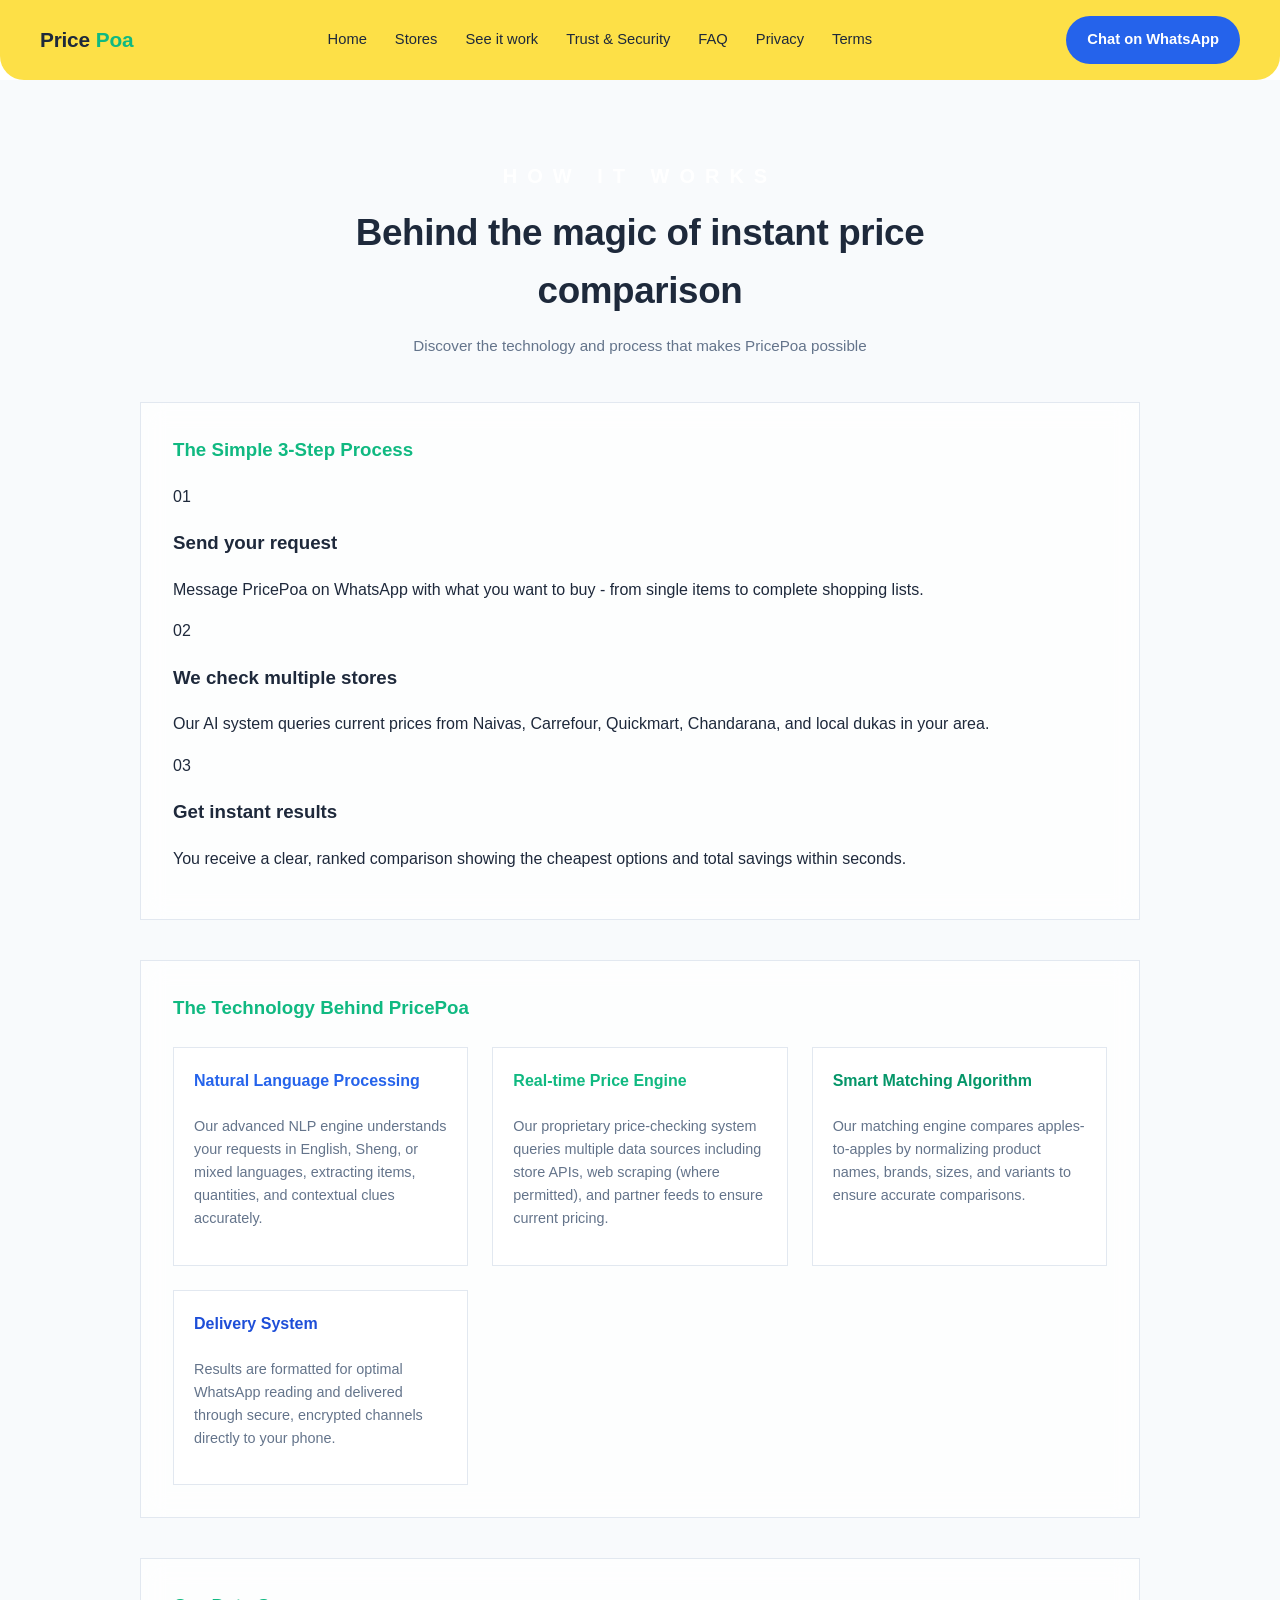
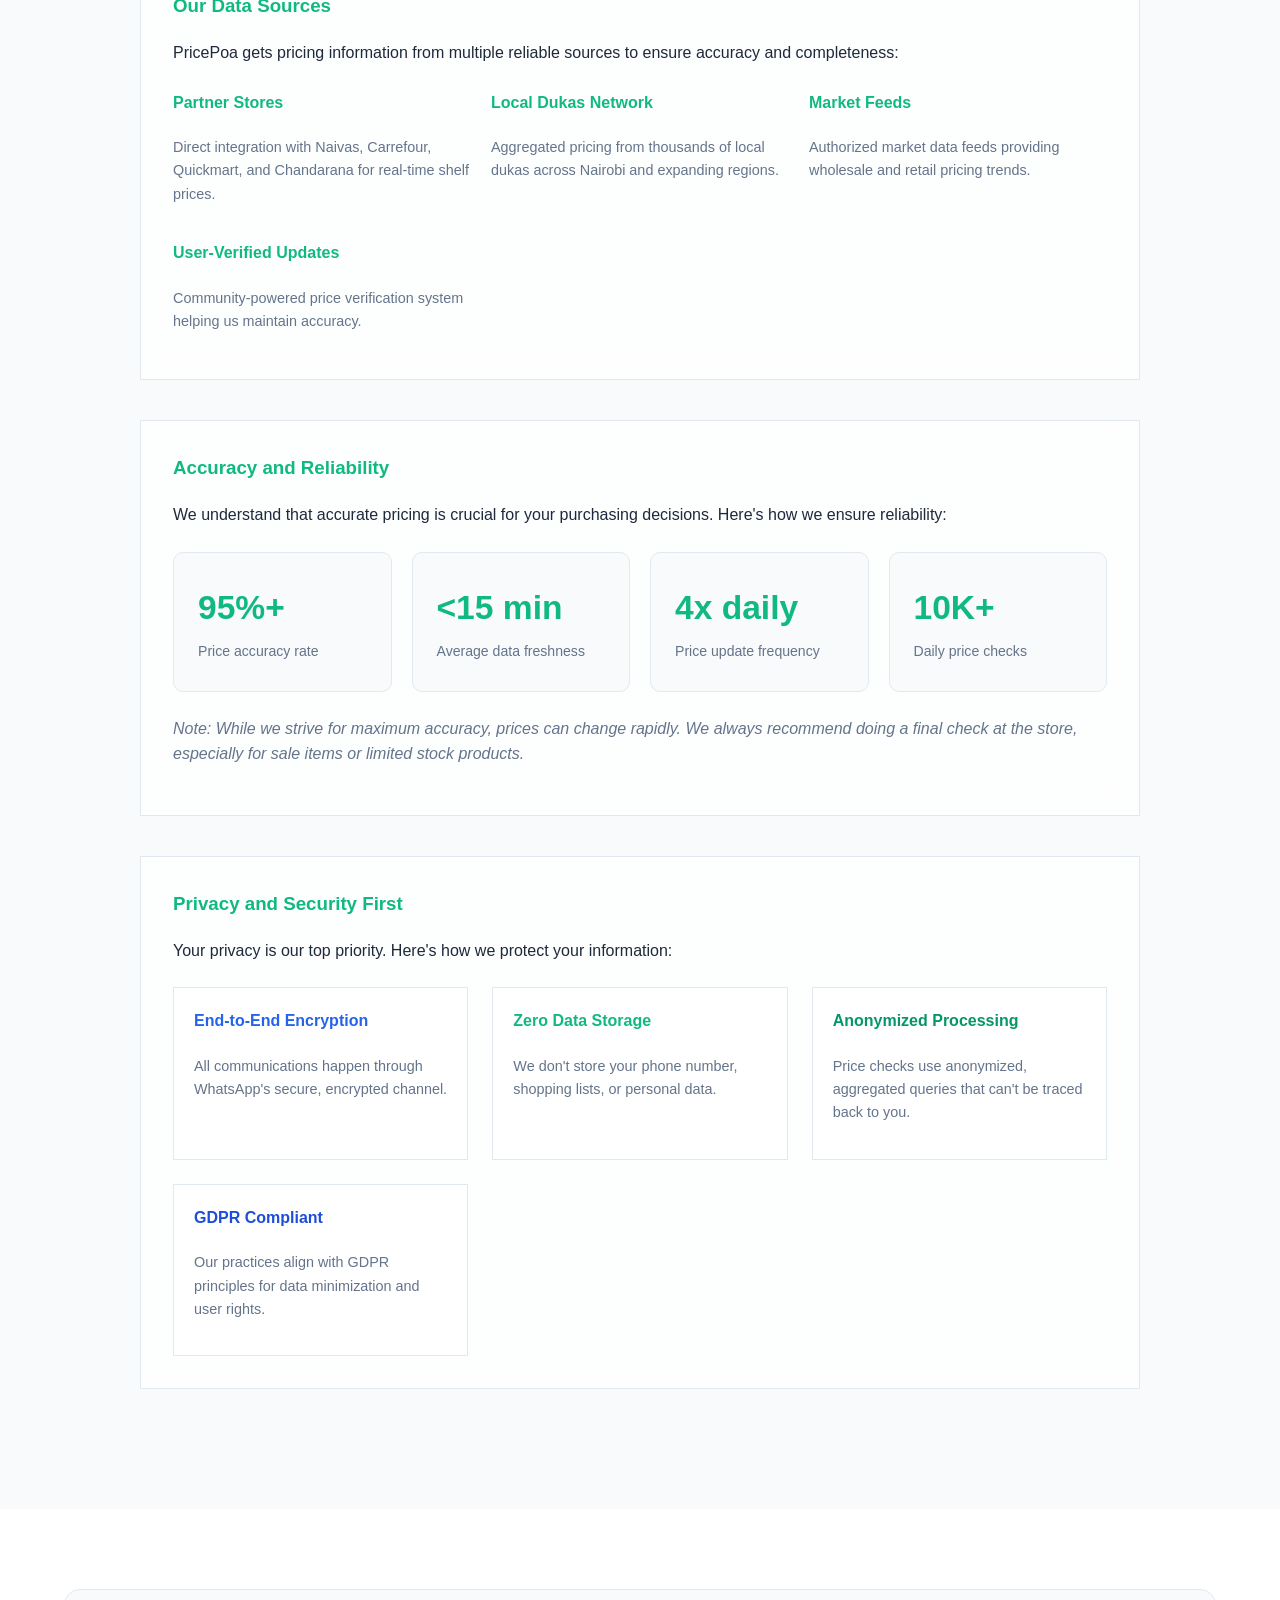
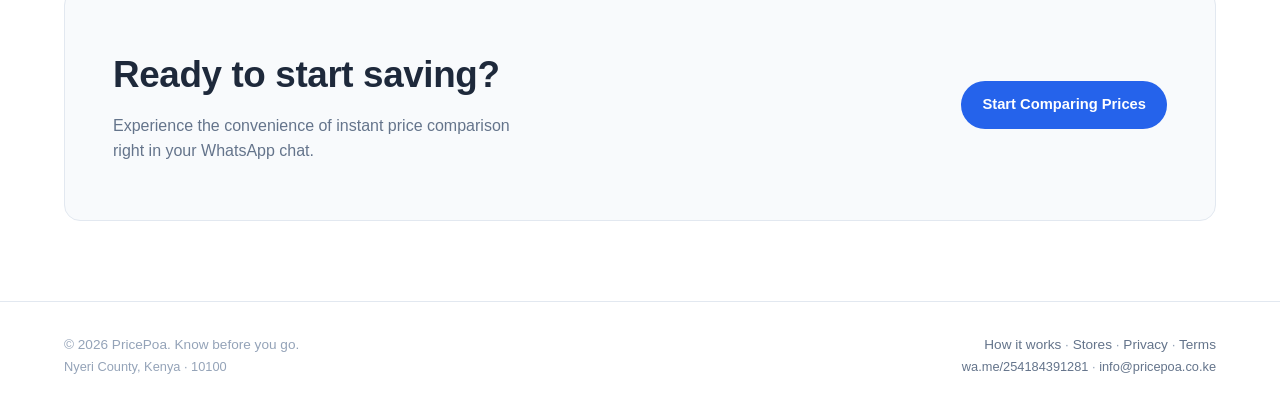
<file: how-it-works.html>
<!DOCTYPE html>
<html lang="en">
<head>
  <meta charset="UTF-8">
  <meta name="viewport" content="width=device-width, initial-scale=1.0">
  <title>How It Works - PricePoa</title>
  <link rel="preconnect" href="https://fonts.googleapis.com">
  <link rel="preconnect" href="https://fonts.gstatic.com" crossorigin>
  <link href="https://fonts.googleapis.com/css2?family=Space+Grotesk:wght@500;600;700&family=Caveat:wght@600;700&family=Inter:wght@400;500;600&family=IBM+Plex+Mono:wght@400;500;600&display=swap" rel="stylesheet">
  <link rel="stylesheet" href="style.css">
</head>
<body>

  <a href="#main-content" class="skip-link">Skip to main content</a>

  <header>
    <div class="wrap nav">
      <div class="logo">Price<span>Poa</span></div>
      <nav class="nav-links">
        <a href="index.html">Home</a>
        <a href="index.html#stores">Stores</a>
        <a href="index.html#receipt">See it work</a>
        <a href="index.html#trust">Trust & Security</a>
        <a href="index.html#faq">FAQ</a>
        <a href="privacy.html">Privacy</a>
        <a href="terms.html">Terms</a>
      </nav>
      <a class="btn btn-primary" href="https://wa.me/254768102822?text=Hi%20PricePoa%2C%20I%20want%20to%20compare%20prices" target="_blank" rel="noopener">
        Chat on WhatsApp
      </a>
    </div>
  </header>

  <main id="main-content">
    <section style="padding: 80px 0; background: var(--ink-2);">
      <div class="wrap">
        <div class="section-head reveal" style="text-align:center;margin:0 auto 44px;">
          <span class="kicker">How It Works</span>
          <h2>Behind the magic of instant price comparison</h2>
          <p style="margin:0 auto; max-width: 600px;">Discover the technology and process that makes PricePoa possible</p>
        </div>

        <!-- Process Overview -->
        <div class="glass-panel-medium" style="max-width: 1000px; margin: 0 auto 40px; padding: 32px;">
          <h3 style="margin-top: 0; color: var(--mango);">The Simple 3-Step Process</h3>
          <div class="steps">
            <div class="step" style="border-bottom: none; padding-bottom: 0;">
              <div class="step-no">01</div>
              <div>
                <h3>Send your request</h3>
                <p>Message PricePoa on WhatsApp with what you want to buy - from single items to complete shopping lists.</p>
              </div>
            </div>
            <div class="step" style="border-bottom: none; padding-bottom: 0;">
              <div class="step-no">02</div>
              <div>
                <h3>We check multiple stores</h3>
                <p>Our AI system queries current prices from Naivas, Carrefour, Quickmart, Chandarana, and local dukas in your area.</p>
              </div>
            </div>
            <div class="step">
              <div class="step-no">03</div>
              <div>
                <h3>Get instant results</h3>
                <p>You receive a clear, ranked comparison showing the cheapest options and total savings within seconds.</p>
              </div>
            </div>
          </div>
        </div>

        <!-- Technology Deep Dive -->
        <div class="glass-panel-medium" style="max-width: 1000px; margin: 0 auto 40px; padding: 32px;">
          <h3 style="margin-top: 0; color: var(--mango);">The Technology Behind PricePoa</h3>

          <div style="display: grid; grid-template-columns: repeat(auto-fit, minmax(280px, 1fr)); gap: 24px; margin-top: 24px;">
            <div class="glass-panel" style="padding: 20px;">
              <h4 style="margin-top: 0; color: var(--whatsapp);">Natural Language Processing</h4>
              <p style="color: var(--chalk-dim); font-size: 0.9rem;">Our advanced NLP engine understands your requests in English, Sheng, or mixed languages, extracting items, quantities, and contextual clues accurately.</p>
            </div>

            <div class="glass-panel" style="padding: 20px;">
              <h4 style="margin-top: 0; color: var(--mango);">Real-time Price Engine</h4>
              <p style="color: var(--chalk-dim); font-size: 0.9rem;">Our proprietary price-checking system queries multiple data sources including store APIs, web scraping (where permitted), and partner feeds to ensure current pricing.</p>
            </div>

            <div class="glass-panel" style="padding: 20px;">
              <h4 style="margin-top: 0; color: var(--tomato);">Smart Matching Algorithm</h4>
              <p style="color: var(--chalk-dim); font-size: 0.9rem;">Our matching engine compares apples-to-apples by normalizing product names, brands, sizes, and variants to ensure accurate comparisons.</p>
            </div>

            <div class="glass-panel" style="padding: 20px;">
              <h4 style="margin-top: 0; color: var(--whatsapp-dim);">Delivery System</h4>
              <p style="color: var(--chalk-dim); font-size: 0.9rem;">Results are formatted for optimal WhatsApp reading and delivered through secure, encrypted channels directly to your phone.</p>
            </div>
          </div>
        </div>

        <!-- Data Sources -->
        <div class="glass-panel-medium" style="max-width: 1000px; margin: 0 auto 40px; padding: 32px;">
          <h3 style="margin-top: 0; color: var(--mango);">Our Data Sources</h3>
          <p>PricePoa gets pricing information from multiple reliable sources to ensure accuracy and completeness:</p>

          <div style="display: grid; grid-template-columns: repeat(auto-fit, minmax(250px, 1fr)); gap: 20px; margin-top: 24px;">
            <div>
              <h4 style="color: var(--mango); margin-top: 0;">Partner Stores</h4>
              <p style="color: var(--chalk-dim); font-size: 0.9rem;">Direct integration with Naivas, Carrefour, Quickmart, and Chandarana for real-time shelf prices.</p>
            </div>
            <div>
              <h4 style="color: var(--mango); margin-top: 0;">Local Dukas Network</h4>
              <p style="color: var(--chalk-dim); font-size: 0.9rem;">Aggregated pricing from thousands of local dukas across Nairobi and expanding regions.</p>
            </div>
            <div>
              <h4 style="color: var(--mango); margin-top: 0;">Market Feeds</h4>
              <p style="color: var(--chalk-dim); font-size: 0.9rem;">Authorized market data feeds providing wholesale and retail pricing trends.</p>
            </div>
            <div>
              <h4 style="color: var(--mango); margin-top: 0;">User-Verified Updates</h4>
              <p style="color: var(--chalk-dim); font-size: 0.9rem;">Community-powered price verification system helping us maintain accuracy.</p>
            </div>
          </div>
        </div>

        <!-- Accuracy & Reliability -->
        <div class="glass-panel-medium" style="max-width: 1000px; margin: 0 auto 40px; padding: 32px;">
          <h3 style="margin-top: 0; color: var(--mango);">Accuracy and Reliability</h3>
          <p>We understand that accurate pricing is crucial for your purchasing decisions. Here's how we ensure reliability:</p>

          <div class="stats-grid" style="grid-template-columns: repeat(auto-fit, minmax(200px, 1fr)); gap: 20px; margin-top: 24px;">
            <div class="stat">
              <div class="num">95%+</div>
              <div class="label">Price accuracy rate</div>
            </div>
            <div class="stat">
              <div class="num"><15 min</div>
              <div class="label">Average data freshness</div>
            </div>
            <div class="stat">
              <div class="num">4x daily</div>
              <div class="label">Price update frequency</div>
            </div>
            <div class="stat">
              <div class="num">10K+</div>
              <div class="label">Daily price checks</div>
            </div>
          </div>

          <p style="color: var(--chalk-dim); margin-top: 24px; font-style: italic;">
            Note: While we strive for maximum accuracy, prices can change rapidly. We always recommend doing a final check at the store, especially for sale items or limited stock products.
          </p>
        </div>

        <!-- Privacy & Security -->
        <div class="glass-panel-medium" style="max-width: 1000px; margin: 0 auto 40px; padding: 32px;">
          <h3 style="margin-top: 0; color: var(--mango);">Privacy and Security First</h3>
          <p>Your privacy is our top priority. Here's how we protect your information:</p>

          <div style="display: grid; grid-template-columns: repeat(auto-fit, minmax(280px, 1fr)); gap: 24px; margin-top: 24px;">
            <div class="glass-panel" style="padding: 20px;">
              <h4 style="margin-top: 0; color: var(--whatsapp);">End-to-End Encryption</h4>
              <p style="color: var(--chalk-dim); font-size: 0.9rem;">All communications happen through WhatsApp's secure, encrypted channel.</p>
            </div>

            <div class="glass-panel" style="padding: 20px;">
              <h4 style="margin-top: 0; color: var(--mango);">Zero Data Storage</h4>
              <p style="color: var(--chalk-dim); font-size: 0.9rem;">We don't store your phone number, shopping lists, or personal data.</p>
            </div>

            <div class="glass-panel" style="padding: 20px;">
              <h4 style="margin-top: 0; color: var(--tomato);">Anonymized Processing</h4>
              <p style="color: var(--chalk-dim); font-size: 0.9rem;">Price checks use anonymized, aggregated queries that can't be traced back to you.</p>
            </div>

            <div class="glass-panel" style="padding: 20px;">
              <h4 style="margin-top: 0; color: var(--whatsapp-dim);">GDPR Compliant</h4>
              <p style="color: var(--chalk-dim); font-size: 0.9rem;">Our practices align with GDPR principles for data minimization and user rights.</p>
            </div>
          </div>
        </div>
      </div>
    </section>

    <!-- Call to Action -->
    <section style="padding: 80px 0;">
      <div class="wrap">
        <div class="cta-band reveal">
          <div>
            <h2>Ready to start saving?</h2>
            <p>Experience the convenience of instant price comparison right in your WhatsApp chat.</p>
          </div>
          <a class="btn btn-primary" href="https://wa.me/254768102822?text=Hi%20PricePoa%2C%20I%20want%20to%20compare%20prices" target="_blank" rel="noopener">
            Start Comparing Prices
          </a>
        </div>
      </div>
    </section>
  </main>

  <footer>
    <div class="wrap" style="display:flex;justify-content:space-between;flex-wrap:wrap;gap:24px;width:100%;">
      <div>
        <span>© 2026 PricePoa. Know before you go.</span><br>
        <span class="mono" style="font-size:0.8rem;">Nyeri County, Kenya · 10100</span>
      </div>
      <div style="text-align:right;">
        <span><a href="index.html#how">How it works</a> · <a href="index.html#stores">Stores</a> · <a href="privacy.html">Privacy</a> · <a href="terms.html">Terms</a></span><br>
        <span class="mono" style="font-size:0.8rem;">
          <a href="https://wa.me/254184391281" target="_blank" rel="noopener">wa.me/254184391281</a>
          · <a href="mailto:info@pricepoa.co.ke">info@pricepoa.co.ke</a>
        </span>
      </div>
    </div>
  </footer>

  <script src="script.js"></script>
</body>
</html>
</file>
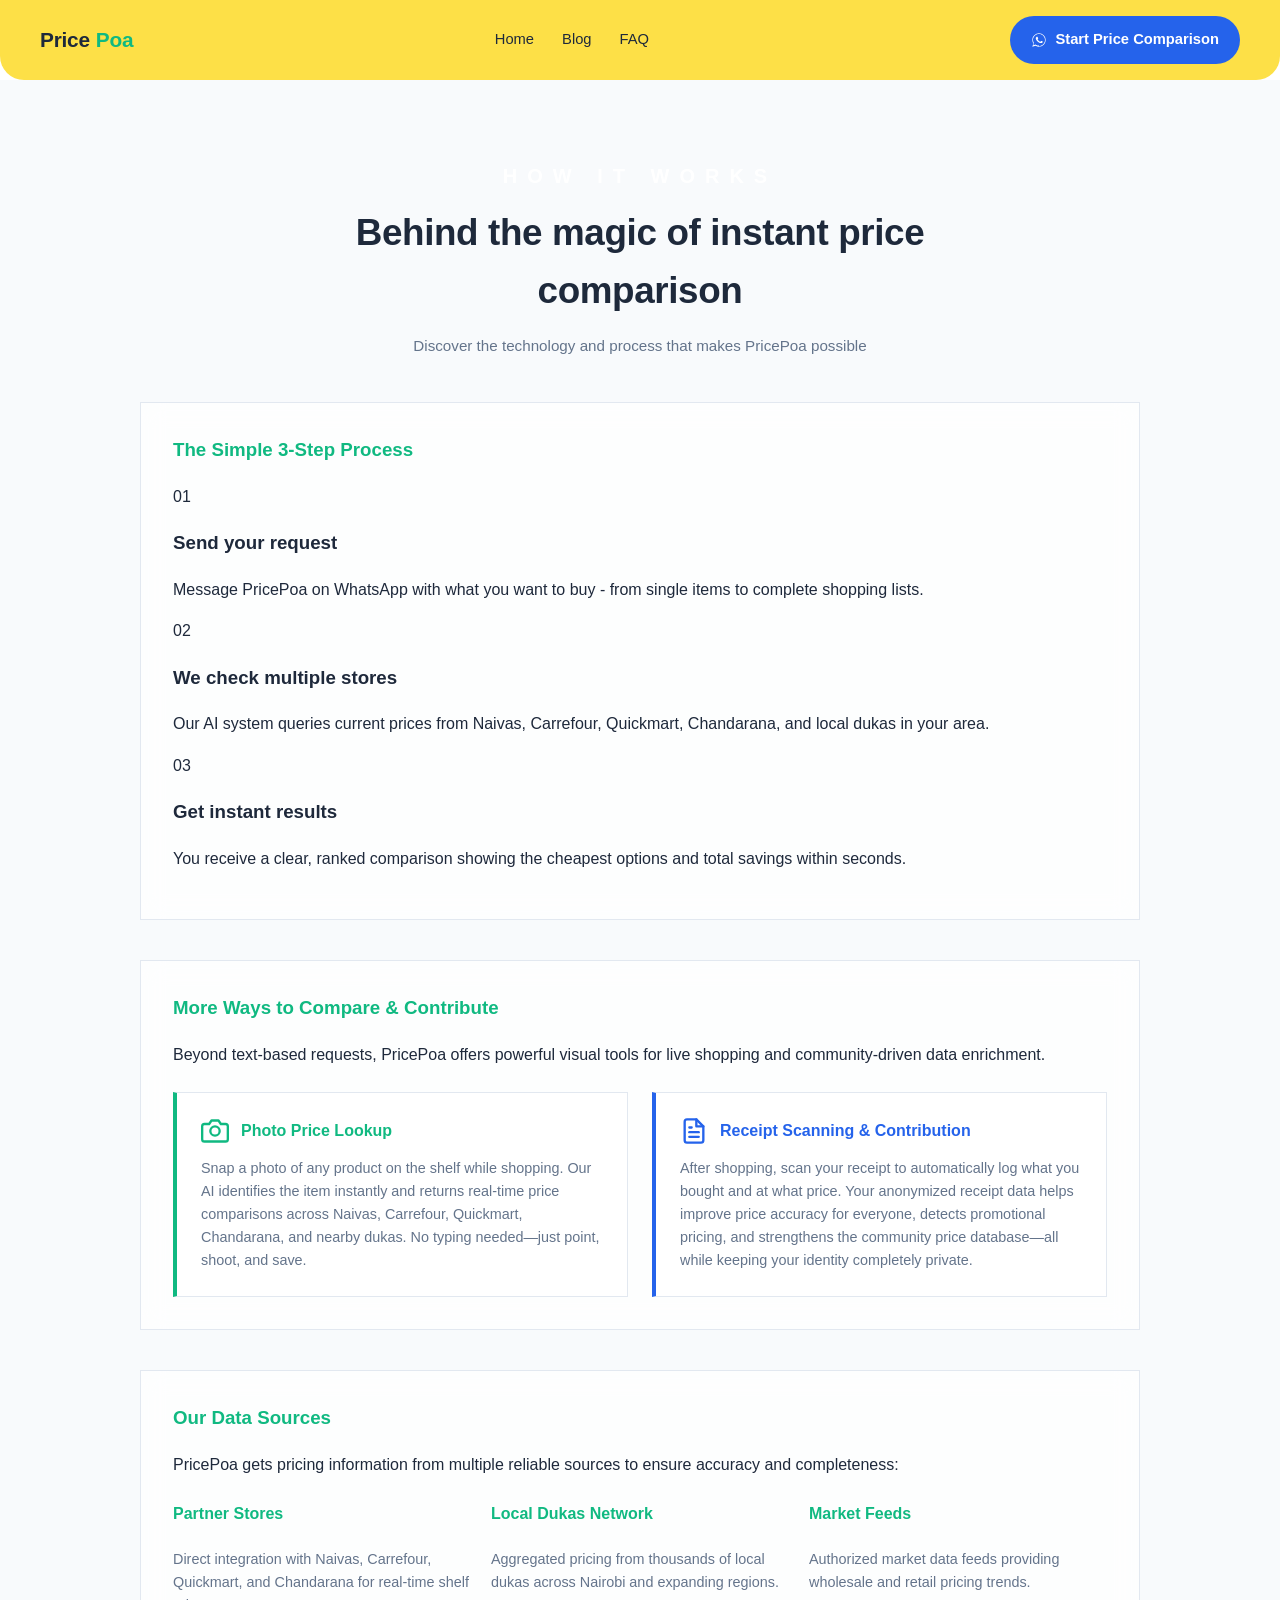
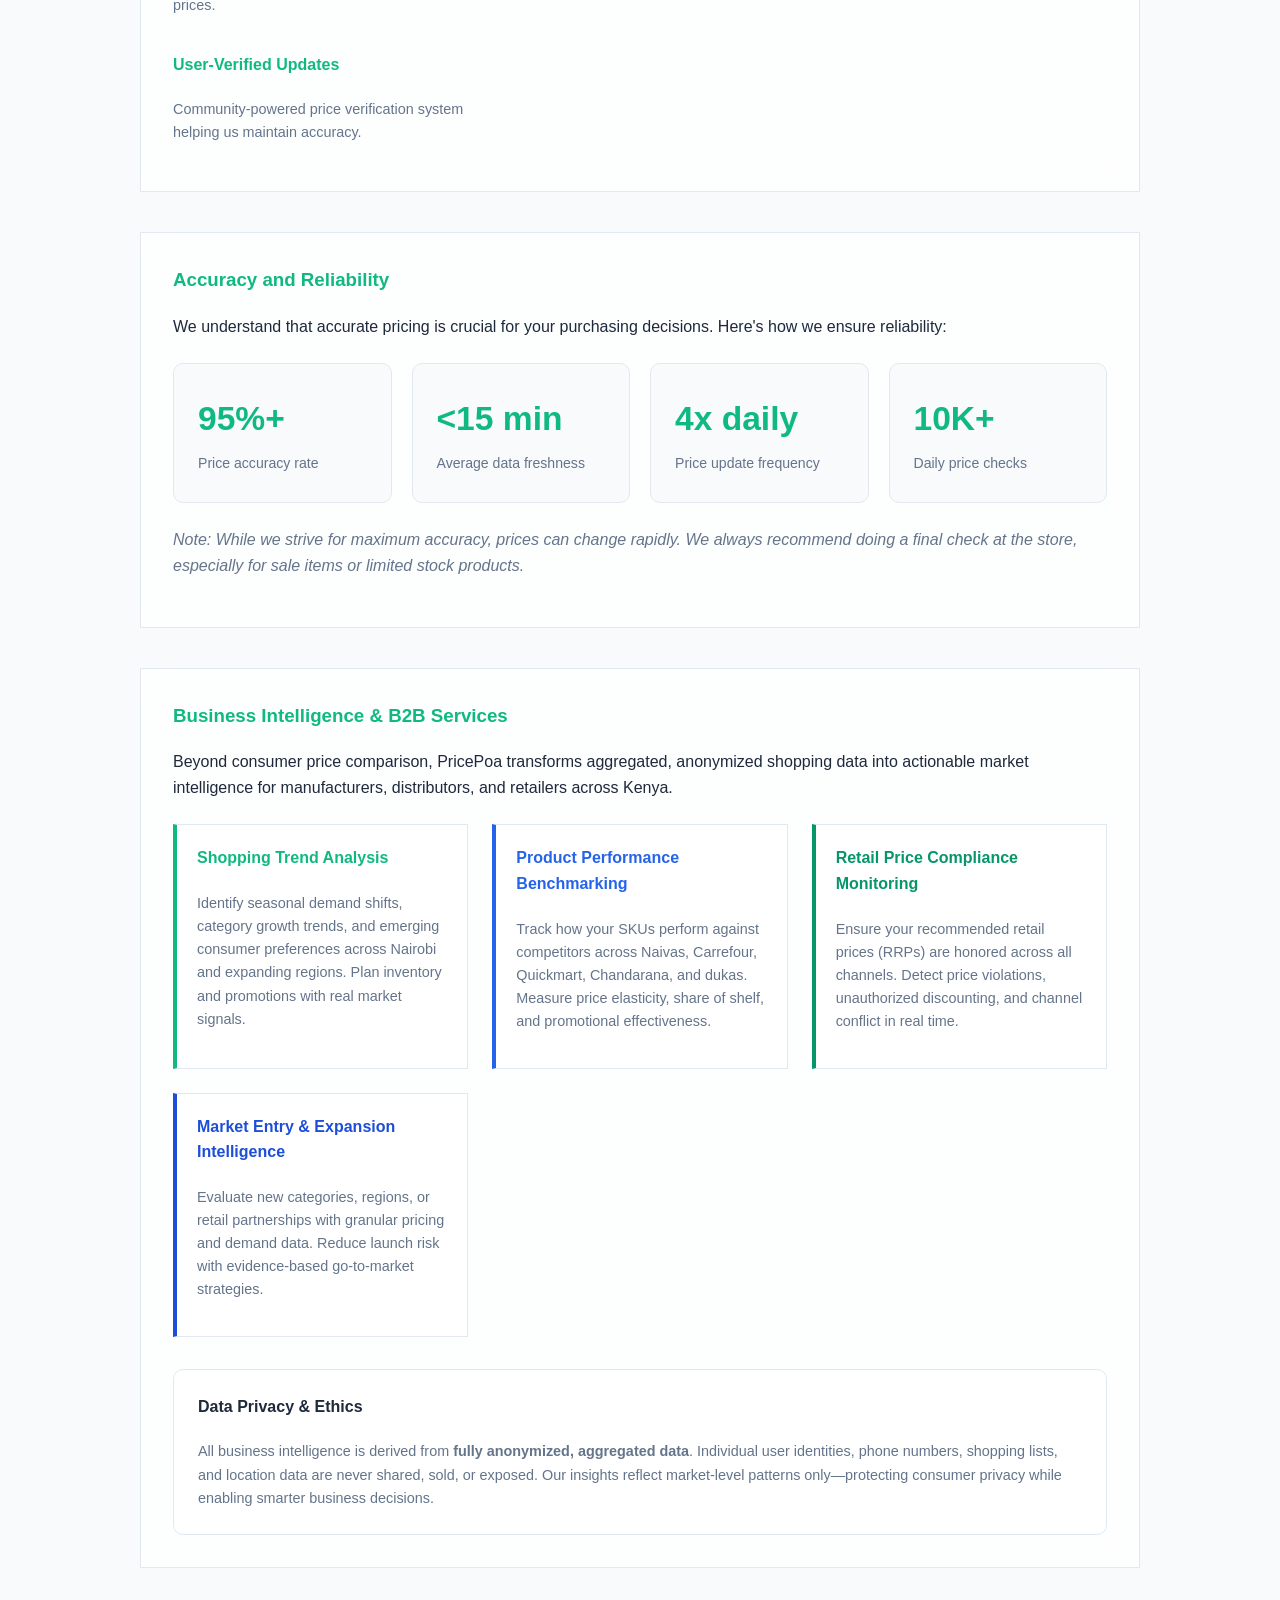
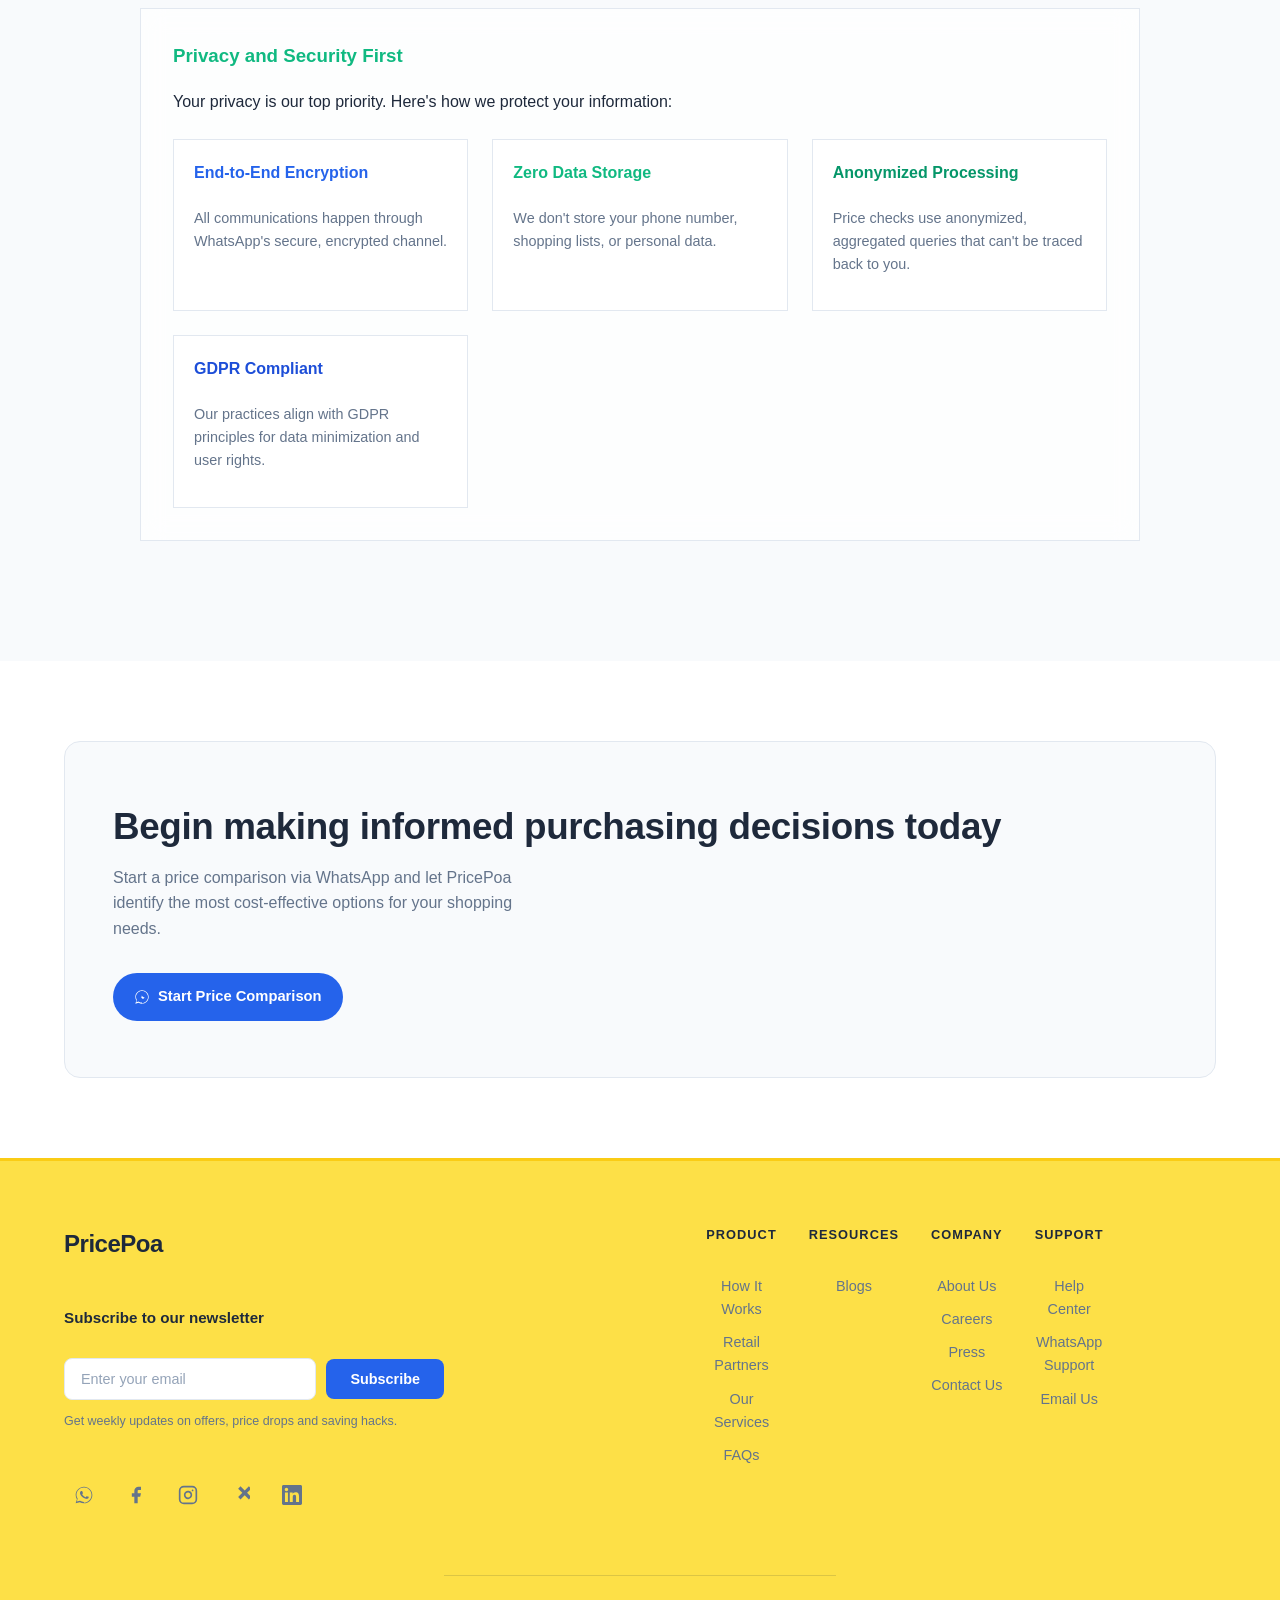
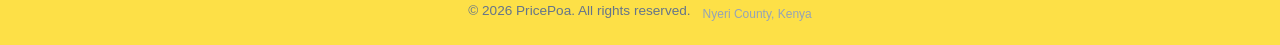
<file: services.html>
<!DOCTYPE html>
<html lang="en">
<head>
  <meta charset="UTF-8">
  <meta name="viewport" content="width=device-width, initial-scale=1.0">
  <title>How PricePoa Works – Free WhatsApp Price Comparison Kenya</title>
  <meta name="description" content="Discover PricePoa's AI-powered price comparison technology. Real-time pricing from Naivas, Carrefour, Quickmart, Chandarana and local dukas. Free WhatsApp-based service with 95%+ accuracy. How it works: 3 simple steps to save on groceries.">
  <meta name="keywords" content="PricePoa services, price comparison technology, AI price checker, supermarket price API, Kenya grocery prices, WhatsApp bot, how PricePoa works, price comparison steps, WhatsApp price comparison, real-time grocery prices, Nairobi supermarket pricing, Kenya food price tracker, compare grocery prices online, free price comparison service, AI shopping assistant, grocery savings app Kenya">
  <meta name="author" content="PricePoa">
  <meta name="robots" content="index, follow">

  <!-- Canonical URL -->
  <link rel="canonical" href="https://pricepoa.me/services.html">

  <!-- Open Graph / Social Media Tags -->
  <meta property="og:title" content="Our Services - PricePoa">
  <meta property="og:description" content="Discover PricePoa's AI-powered price comparison technology. Real-time pricing from Naivas, Carrefour, Quickmart, Chandarana and local dukas. Free WhatsApp-based service with 95%+ accuracy.">
  <meta property="og:type" content="website">
  <meta property="og:url" content="https://pricepoa.me/services.html">
  <meta property="og:image" content="https://pricepoa.me/assets/og-image.svg">
  <meta property="og:locale" content="en_KS">

  <!-- Twitter Card -->
  <meta name="twitter:card" content="summary_large_image">
  <meta name="twitter:title" content="Our Services - PricePoa">
  <meta name="twitter:description" content="Discover PricePoa's AI-powered price comparison technology. Real-time pricing from Naivas, Carrefour, Quickmart, Chandarana and local dukas. Free WhatsApp-based service with 95%+ accuracy.">
  <meta name="twitter:image" content="https://pricepoa.me/assets/og-image.svg">

  <!-- Structured Data (JSON-LD) - HowTo for the 3-step process -->
  <script type="application/ld+json">
  {
    "@context": "https://schema.org",
    "@type": "HowTo",
    "name": "How to Compare Prices with PricePoa",
    "description": "Three simple steps to get instant price comparisons across major Kenyan supermarkets via WhatsApp.",
    "image": "https://pricepoa.me/assets/og-image.svg",
    "totalTime": "PT30S",
    "estimatedCost": {
      "@type": "MonetaryAmount",
      "currency": "KES",
      "value": "0"
    },
    "supply": [
      {
        "@type": "HowToSupply",
        "name": "WhatsApp Account"
      },
      {
        "@type": "HowToSupply",
        "name": "Shopping List"
      }
    ],
    "tool": {
      "@type": "HowToTool",
      "name": "PricePoa WhatsApp Service"
    },
    "step": [
      {
        "@type": "HowToStep",
        "position": 1,
        "name": "Send Your Shopping List",
        "text": "Message PricePoa on WhatsApp with what you want to buy - from single items to complete shopping lists. No app installation or account creation required.",
        "url": "https://pricepoa.me/services.html#step1",
        "image": "https://pricepoa.me/assets/brands/step1-chat.svg"
      },
      {
        "@type": "HowToStep",
        "position": 2,
        "name": "AI Checks Multiple Stores",
        "text": "Our AI system queries current prices from Naivas, Carrefour, Quickmart, Chandarana, and local dukas in your area. Real-time pricing refreshed multiple times daily.",
        "url": "https://pricepoa.me/services.html#step2",
        "image": "https://pricepoa.me/assets/brands/step2-ai.svg"
      },
      {
        "@type": "HowToStep",
        "position": 3,
        "name": "Receive Instant Comparison",
        "text": "You receive a clear, ranked comparison showing the cheapest options and total savings within seconds. Per-item breakdown with best price highlighted automatically.",
        "url": "https://pricepoa.me/services.html#step3",
        "image": "https://pricepoa.me/assets/brands/step3-receipt.svg"
      }
    ]
  }
  </script>

  <link rel="preconnect" href="https://fonts.googleapis.com">
  <link rel="preconnect" href="https://fonts.gstatic.com" crossorigin>
  <link href="https://fonts.googleapis.com/css2?family=Space+Grotesk:wght@500;600;700&family=Caveat:wght@600;700&family=Inter:wght@400;500;600&family=IBM+Plex+Mono:wght@400;500;600&display=swap" rel="stylesheet">
  <link rel="stylesheet" href="style.css">
</head>
<body>

  <a href="#main-content" class="skip-link">Skip to main content</a>

  <header>
    <!-- Animation Layer (background) -->
    <div class="header-animation" aria-hidden="true">
      <!-- Falling grocery icons -->
      <svg class="falling-icon" viewBox="0 0 32 32"><use href="#icon-carrot"/></svg>
      <svg class="falling-icon" viewBox="0 0 32 32"><use href="#icon-apple"/></svg>
      <svg class="falling-icon" viewBox="0 0 32 32"><use href="#icon-milk"/></svg>
      <svg class="falling-icon" viewBox="0 0 32 32"><use href="#icon-bread"/></svg>
      <svg class="falling-icon" viewBox="0 0 32 32"><use href="#icon-tomato"/></svg>
      <svg class="falling-icon" viewBox="0 0 32 32"><use href="#icon-broccoli"/></svg>
      <svg class="falling-icon" viewBox="0 0 32 32"><use href="#icon-egg"/></svg>
      <svg class="falling-icon" viewBox="0 0 32 32"><use href="#icon-cheese"/></svg>
      <svg class="falling-icon" viewBox="0 0 32 32"><use href="#icon-carrot"/></svg>
      <svg class="falling-icon" viewBox="0 0 32 32"><use href="#icon-apple"/></svg>
      <svg class="falling-icon" viewBox="0 0 32 32"><use href="#icon-milk"/></svg>
      <svg class="falling-icon" viewBox="0 0 32 32"><use href="#icon-bread"/></svg>
      <svg class="falling-icon" viewBox="0 0 32 32"><use href="#icon-tomato"/></svg>
      <svg class="falling-icon" viewBox="0 0 32 32"><use href="#icon-broccoli"/></svg>
      <svg class="falling-icon" viewBox="0 0 32 32"><use href="#icon-egg"/></svg>
      <svg class="falling-icon" viewBox="0 0 32 32"><use href="#icon-cheese"/></svg>
    </div>

    <!-- SVG Sprite Definitions -->
    <svg class="svg-sprites" aria-hidden="true">
      <symbol id="icon-carrot" viewBox="0 0 32 32">
        <path fill="#F97316" d="M16 4c0-2.2 1.8-4 4-4s4 1.8 4 4c0 10-8 18-8 18s-8-8-8-18z"/>
        <path fill="#22C55E" d="M16 2c0-1.1.9-2 2-2s2 .9 2 2c0 6-4 11-4 11s-4-5-4-11z"/>
        <path fill="#16A34A" d="M14 6h4v4h-4z"/>
      </symbol>
      <symbol id="icon-apple" viewBox="0 0 32 32">
        <path fill="#EF4444" d="M16 4c-3.3 0-6 2.7-6 6s2.7 6 6 6 6-2.7 6-6-2.7-6-6-6zm0 10c-2.2 0-4-1.8-4-4s1.8-4 4-4 4 1.8 4 4-1.8 4-4 4z"/>
        <path fill="#22C55E" d="M16 2v4"/>
        <path fill="#16A34A" d="M14 6h4v2h-4z"/>
      </symbol>
      <symbol id="icon-milk" viewBox="0 0 32 32">
        <path fill="#FEF3C7" stroke="#F59E0B" stroke-width="1.5" d="M10 6h12v22H10z"/>
        <path fill="#FDE68A" d="M10 6h12v4H10z"/>
        <path fill="#FBBF24" d="M14 10v12h4v-12z"/>
      </symbol>
      <symbol id="icon-bread" viewBox="0 0 32 32">
        <path fill="#FDE68A" d="M6 10h20v18c0 3.3 2.7 6 6 6h2v-6H6c-3.3 0-6-2.7-6-6v-18z"/>
        <path fill="#FBBF24" d="M8 12h16v4H8z"/>
        <path fill="#F59E0B" d="M8 18h16v4H8z"/>
        <path fill="#F59E0B" d="M8 24h16v4H8z"/>
      </symbol>
      <symbol id="icon-tomato" viewBox="0 0 32 32">
        <path fill="#EF4444" d="M16 6c-5.5 0-10 4.5-10 10s4.5 10 10 10 10-4.5 10-10-4.5-10-10-10zm0 18c-4.4 0-8-3.6-8-8s3.6-8 8-8 8 3.6 8 8-3.6 8-8 8z"/>
        <path fill="#22C55E" d="M16 2v4"/>
        <path fill="#16A34A" d="M14 6h4v4h-4z"/>
      </symbol>
      <symbol id="icon-broccoli" viewBox="0 0 32 32">
        <path fill="#16A34A" d="M16 4c-2.2 0-4 1.8-4 4s1.8 4 4 4 4-1.8 4-4-1.8-4-4-4zm0 10c-3.3 0-6 2.7-6 6s2.7 6 6 6 6-2.7 6-6-2.7-6-6-6z"/>
        <circle fill="#22C55E" cx="10" cy="14" r="4"/>
        <circle fill="#22C55E" cx="22" cy="14" r="4"/>
        <circle fill="#22C55E" cx="16" cy="8" r="4"/>
        <circle fill="#15803D" cx="16" cy="18" r="4"/>
      </symbol>
      <symbol id="icon-egg" viewBox="0 0 32 32">
        <path fill="#FEF3C7" stroke="#F59E0B" stroke-width="1.5" d="M16 4c0-3.3 2.7-6 6-6s6 2.7 6 6c0 5.5-4.5 10-6 10s-6-4.5-6-10z"/>
        <ellipse fill="#FDE68A" cx="16" cy="16" rx="5" ry="3"/>
      </symbol>
      <symbol id="icon-cheese" viewBox="0 0 32 32">
        <path fill="#FDE047" stroke="#F59E0B" stroke-width="1.5" d="M6 8h20l4 16H2z"/>
        <circle fill="#FACC15" cx="10" cy="16" r="2"/>
        <circle fill="#FACC15" cx="20" cy="14" r="1.5"/>
        <circle fill="#FACC15" cx="18" cy="22" r="2"/>
      </symbol>
      <!-- How it works illustrations -->
      <symbol id="icon-person-phone" viewBox="0 0 120 160">
        <!-- Person holding phone - simplified flat illustration -->
        <!-- Body -->
        <path fill="#2563EB" d="M60 140 L45 90 L75 90 Z"/>
        <!-- Head -->
        <circle fill="#F5D0B8" cx="60" cy="58" r="22"/>
        <!-- Hair -->
        <path fill="#3D2B1F" d="M38 45 Q60 25 82 45 Q75 55 60 62 Q45 55 38 45"/>
        <!-- Face details -->
        <circle fill="#3D2B1F" cx="52" cy="54" r="2.5"/>
        <circle fill="#3D2B1F" cx="68" cy="54" r="2.5"/>
        <path fill="none" stroke="#3D2B1F" stroke-width="2" stroke-linecap="round" d="M52 70 Q60 78 68 70"/>
        <!-- Phone in hand -->
        <rect x="78" y="85" width="22" height="38" rx="3" fill="#1E293B" stroke="#334155" stroke-width="1.5"/>
        <rect x="81" y="90" width="16" height="28" rx="2" fill="#0F172A"/>
        <!-- Screen content lines -->
        <line x1="84" y1="100" x2="94" y2="100" stroke="#10B981" stroke-width="1.5" stroke-linecap="round"/>
        <line x1="84" y1="106" x2="92" y2="106" stroke="#10B981" stroke-width="1.5" stroke-linecap="round"/>
        <line x1="84" y1="112" x2="90" y2="112" stroke="#10B981" stroke-width="1.5" stroke-linecap="round"/>
        <!-- Arm holding phone -->
        <path fill="#F5D0B8" d="M78 85 L85 80 L92 85 L85 90 Z"/>
        <!-- Legs -->
        <rect x="50" y="140" width="12" height="20" fill="#1E3A5F"/>
        <rect x="58" y="140" width="12" height="20" fill="#1E3A5F"/>
      </symbol>
      <symbol id="icon-step1-chat" viewBox="0 0 64 64">
        <!-- WhatsApp style chat bubble with list -->
        <path fill="#2563EB" d="M8 8 L56 8 L56 48 Q56 56 48 56 L16 56 Q8 56 8 48 Z"/>
        <path fill="#DCF8C6" d="M16 16 L48 16 L48 36 L16 36 Z" rx="4"/>
        <line x1="20" y1="22" x2="44" y2="22" stroke="#0F172A" stroke-width="2" stroke-linecap="round" opacity="0.6"/>
        <line x1="20" y1="28" x2="40" y2="28" stroke="#0F172A" stroke-width="2" stroke-linecap="round" opacity="0.6"/>
        <line x1="20" y1="34" x2="36" y2="34" stroke="#10B981" stroke-width="2" stroke-linecap="round"/>
        <!-- Send arrow -->
        <path fill="#2563EB" d="M50 40 L58 48 L50 56 L52 52 L44 48 L52 44 Z"/>
      </symbol>
      <symbol id="icon-step2-ai" viewBox="0 0 64 64">
        <!-- AI brain/processing icon -->
        <path fill="#10B981" d="M32 4 C20 4 10 14 10 26 C10 34 16 40 22 44 C18 48 16 54 18 58 L24 58 C22 54 24 48 28 44 C34 40 40 34 40 26 C40 14 30 4 32 4 Z"/>
        <path fill="#059669" d="M32 12 C24 12 18 18 18 26 C18 31 22 35 26 38 C24 40 24 43 26 46 L30 46 C29 43 30 40 32 38 C36 35 40 31 40 26 C40 18 34 12 32 12 Z"/>
        <!-- Sparkles/data points -->
        <circle fill="#FDE047" cx="16" cy="20" r="3"/>
        <circle fill="#FDE047" cx="48" cy="18" r="2.5"/>
        <circle fill="#FDE047" cx="14" cy="44" r="2"/>
        <circle fill="#FDE047" cx="50" cy="42" r="3"/>
        <circle fill="#60A5FA" cx="32" cy="52" r="2.5"/>
        <!-- Circuit lines -->
        <line x1="32" y1="26" x2="32" y2="38" stroke="#FFFFFF" stroke-width="1.5" opacity="0.8"/>
        <line x1="26" y1="32" x2="38" y2="32" stroke="#FFFFFF" stroke-width="1.5" opacity="0.8"/>
      </symbol>
      <symbol id="icon-step3-receipt" viewBox="0 0 64 64">
        <!-- Receipt/price comparison card -->
        <path fill="#F8FAFC" stroke="#E2E8F0" stroke-width="1.5" d="M8 6 L56 6 L56 54 Q56 58 52 58 L12 58 Q8 58 8 54 Z"/>
        <!-- Receipt tear-off top -->
        <line x1="16" y1="6" x2="24" y2="6" stroke="#E2E8F0" stroke-width="2"/>
        <line x1="32" y1="6" x2="40" y2="6" stroke="#E2E8F0" stroke-width="2"/>
        <line x1="48" y1="6" x2="56" y2="6" stroke="#E2E8F0" stroke-width="2"/>
        <!-- Store rows - using rects and lines to simulate text -->
        <!-- Row 1: Naivas -->
        <rect x="14" y="16" width="28" height="6" rx="1" fill="#64748B" opacity="0.7"/>
        <rect x="40" y="16" width="16" height="6" rx="1" fill="#1E293B" opacity="0.8"/>
        <!-- Row 2: Carrefour -->
        <rect x="14" y="26" width="36" height="6" rx="1" fill="#64748B" opacity="0.7"/>
        <rect x="40" y="26" width="16" height="6" rx="1" fill="#1E293B" opacity="0.8"/>
        <!-- Row 3: Quickmart (highlighted/best) -->
        <rect x="14" y="36" width="34" height="6" rx="1" fill="#10B981" opacity="0.9"/>
        <circle fill="#FDE047" cx="50" cy="39" r="3"/>
        <rect x="40" y="36" width="18" height="6" rx="1" fill="#10B981" opacity="0.9"/>
        <!-- Savings line -->
        <line x1="14" y1="46" x2="50" y2="46" stroke="#10B981" stroke-width="1" stroke-dasharray="2,2"/>
        <!-- Savings badge -->
        <rect x="18" y="50" width="28" height="8" rx="2" fill="#10B981" opacity="0.15"/>
        <rect x="22" y="51" width="20" height="6" rx="1" fill="#10B981" opacity="0.3"/>
      </symbol>
    </svg>

    <!-- Content Layer (foreground) -->
    <div class="wrap nav">
      <!-- Mobile hamburger menu button (appears before logo on mobile) -->
      <button class="nav-toggle" aria-label="Toggle navigation menu" aria-expanded="false" aria-controls="nav-menu" type="button">
        <svg class="hamburger-svg" aria-hidden="true" viewBox="0 0 24 28" width="24" height="28">
          <path class="hamburger-path"
            d="M 4 7 L 20 7 M 4 14 L 20 14 M 4 21 L 20 21"
            stroke="currentColor"
            stroke-width="2.5"
            stroke-linecap="round"
            fill="none"
          />
          <path class="basket-path"
            d="M 4 8 Q 4 5, 7 5 L 17 5 Q 20 5, 20 8 L 20 22 Q 20 25, 17 25 L 7 25 Q 4 25, 4 22 Z M 12 5 Q 12 2, 15 2 Q 18 2, 18 5"
            stroke="currentColor"
            stroke-width="2.5"
            stroke-linecap="round"
            fill="none"
            style="opacity: 0;"
          />
        </svg>
      </button>

      <!-- Logo - links to home -->
      <a href="index.html" class="logo" aria-label="PricePoa Home">Price<span>Poa</span></a>

      <!-- Desktop navigation -->
      <nav class="nav-links" aria-label="Main navigation">
        <a href="index.html">Home</a>
        <a href="blog/articles.html">Blog</a>
        <a href="faq.html">FAQ</a>
      </nav>

      <!-- Mobile navigation panel -->
      <nav id="nav-menu" class="nav-menu" aria-label="Mobile navigation" hidden>
        <ul class="nav-menu-list">
          <li><a href="index.html">Home</a></li>
          <li><a href="blog/articles.html">Blog</a></li>
          <li><a href="faq.html">FAQ</a></li>
        </ul>
      </nav>

      <a class="btn btn-primary" href="https://wa.me/254768102822?text=Hi%20PricePoa%2C%20I%20want%20to%20compare%20prices" target="_blank" rel="noopener">
        <svg width="16" height="16" viewBox="0 0 24 24" fill="currentColor"><path d="M17.5 14.4c-.3-.1-1.6-.8-1.9-.9-.3-.1-.4-.1-.6.1-.2.3-.7.9-.8 1-.2.2-.3.2-.5.1-.3-.1-1.2-.4-2.2-1.4-.8-.7-1.4-1.6-1.5-1.9-.2-.3 0-.4.1-.6.1-.1.3-.3.4-.5.1-.1.2-.3.2-.4.1-.2 0-.3 0-.4-.1-.1-.6-1.4-.8-1.9-.2-.5-.4-.4-.6-.4h-.5c-.2 0-.4.1-.7.3-.2.3-.9.9-.9 2.1 0 1.2.9 2.4 1 2.6.1.2 1.8 2.8 4.4 3.8.6.3 1.1.4 1.5.5.6.2 1.2.2 1.6.1.5-.1 1.6-.6 1.8-1.3.2-.6.2-1.1.2-1.2-.1-.1-.2-.2-.5-.3z"/><path d="M12 2C6.5 2 2 6.5 2 12c0 1.9.5 3.6 1.5 5.2L2 22l4.9-1.3c1.5.8 3.2 1.3 5.1 1.3 5.5 0 10-4.5 10-10S17.5 2 12 2zm0 18.3c-1.7 0-3.3-.5-4.7-1.3l-.3-.2-3.5.9.9-3.4-.2-.3C3.5 14.5 3 12.8 3 12c0-5 4-9 9-9s9 4 9 9-4 9-9 9.3z"/></svg>
        Start Price Comparison
      </a>
    </div>
  </header>

  <main id="main-content">
    <section style="padding: 80px 0; background: var(--ink-2);">
      <div class="wrap">
        <div class="section-head reveal" style="text-align:center;margin:0 auto 44px;">
          <span class="kicker">How It Works</span>
          <h2>Behind the magic of instant price comparison</h2>
          <p style="margin:0 auto; max-width: 600px;">Discover the technology and process that makes PricePoa possible</p>
        </div>

        <!-- Process Overview -->
        <div class="glass-panel-medium" style="max-width: 1000px; margin: 0 auto 40px; padding: 32px;">
          <h3 style="margin-top: 0; color: var(--mango);">The Simple 3-Step Process</h3>
          <div class="steps">
            <div class="step" style="border-bottom: none; padding-bottom: 0;">
              <div class="step-no">01</div>
              <div>
                <h3>Send your request</h3>
                <p>Message PricePoa on WhatsApp with what you want to buy - from single items to complete shopping lists.</p>
              </div>
            </div>
            <div class="step" style="border-bottom: none; padding-bottom: 0;">
              <div class="step-no">02</div>
              <div>
                <h3>We check multiple stores</h3>
                <p>Our AI system queries current prices from Naivas, Carrefour, Quickmart, Chandarana, and local dukas in your area.</p>
              </div>
            </div>
            <div class="step">
              <div class="step-no">03</div>
              <div>
                <h3>Get instant results</h3>
                <p>You receive a clear, ranked comparison showing the cheapest options and total savings within seconds.</p>
              </div>
            </div>
          </div>
        </div>

        <!-- Additional Features -->
        <div class="glass-panel-medium" style="max-width: 1000px; margin: 0 auto 40px; padding: 32px;">
          <h3 style="margin-top: 0; color: var(--mango);">More Ways to Compare & Contribute</h3>
          <p>Beyond text-based requests, PricePoa offers powerful visual tools for live shopping and community-driven data enrichment.</p>

          <div style="display: grid; grid-template-columns: repeat(auto-fit, minmax(300px, 1fr)); gap: 24px; margin-top: 24px;">
            <div class="glass-panel" style="padding: 24px; border-left: 4px solid var(--mango);">
              <div style="display: flex; align-items: center; gap: 12px; margin-bottom: 12px;">
                <svg width="28" height="28" viewBox="0 0 24 24" fill="none" stroke="var(--mango)" stroke-width="2" stroke-linecap="round" stroke-linejoin="round"><path d="M23 19a2 2 0 0 1-2 2H3a2 2 0 0 1-2-2V8a2 2 0 0 1 2-2h4l2-3h6l2 3h4a2 2 0 0 1 2 2z"></path><circle cx="12" cy="12" r="4"></circle></svg>
                <h4 style="margin: 0; color: var(--mango);">Photo Price Lookup</h4>
              </div>
              <p style="color: var(--chalk-dim); font-size: 0.9rem; margin: 0;">
                Snap a photo of any product on the shelf while shopping. Our AI identifies the item instantly and returns real-time price comparisons across Naivas, Carrefour, Quickmart, Chandarana, and nearby dukas. No typing needed—just point, shoot, and save.
              </p>
            </div>

            <div class="glass-panel" style="padding: 24px; border-left: 4px solid var(--whatsapp);">
              <div style="display: flex; align-items: center; gap: 12px; margin-bottom: 12px;">
                <svg width="28" height="28" viewBox="0 0 24 24" fill="none" stroke="var(--whatsapp)" stroke-width="2" stroke-linecap="round" stroke-linejoin="round"><path d="M14 2H6a2 2 0 0 0-2 2v16a2 2 0 0 0 2 2h12a2 2 0 0 0 2-2V8z"></path><polyline points="14 2 14 8 20 8"></polyline><line x1="16" y1="13" x2="8" y2="13"></line><line x1="16" y1="17" x2="8" y2="17"></line><polyline points="10 9 9 9 8 9"></polyline></svg>
                <h4 style="margin: 0; color: var(--whatsapp);">Receipt Scanning & Contribution</h4>
              </div>
              <p style="color: var(--chalk-dim); font-size: 0.9rem; margin: 0;">
                After shopping, scan your receipt to automatically log what you bought and at what price. Your anonymized receipt data helps improve price accuracy for everyone, detects promotional pricing, and strengthens the community price database—all while keeping your identity completely private.
              </p>
            </div>
          </div>
        </div>

        <!-- Data Sources -->
        <div class="glass-panel-medium" style="max-width: 1000px; margin: 0 auto 40px; padding: 32px;">
          <h3 style="margin-top: 0; color: var(--mango);">Our Data Sources</h3>
          <p>PricePoa gets pricing information from multiple reliable sources to ensure accuracy and completeness:</p>

          <div style="display: grid; grid-template-columns: repeat(auto-fit, minmax(250px, 1fr)); gap: 20px; margin-top: 24px;">
            <div>
              <h4 style="color: var(--mango); margin-top: 0;">Partner Stores</h4>
              <p style="color: var(--chalk-dim); font-size: 0.9rem;">Direct integration with Naivas, Carrefour, Quickmart, and Chandarana for real-time shelf prices.</p>
            </div>
            <div>
              <h4 style="color: var(--mango); margin-top: 0;">Local Dukas Network</h4>
              <p style="color: var(--chalk-dim); font-size: 0.9rem;">Aggregated pricing from thousands of local dukas across Nairobi and expanding regions.</p>
            </div>
            <div>
              <h4 style="color: var(--mango); margin-top: 0;">Market Feeds</h4>
              <p style="color: var(--chalk-dim); font-size: 0.9rem;">Authorized market data feeds providing wholesale and retail pricing trends.</p>
            </div>
            <div>
              <h4 style="color: var(--mango); margin-top: 0;">User-Verified Updates</h4>
              <p style="color: var(--chalk-dim); font-size: 0.9rem;">Community-powered price verification system helping us maintain accuracy.</p>
            </div>
          </div>
        </div>

        <!-- Accuracy & Reliability -->
        <div class="glass-panel-medium" style="max-width: 1000px; margin: 0 auto 40px; padding: 32px;">
          <h3 style="margin-top: 0; color: var(--mango);">Accuracy and Reliability</h3>
          <p>We understand that accurate pricing is crucial for your purchasing decisions. Here's how we ensure reliability:</p>

          <div class="stats-grid" style="grid-template-columns: repeat(auto-fit, minmax(200px, 1fr)); gap: 20px; margin-top: 24px;">
            <div class="stat">
              <div class="num">95%+</div>
              <div class="label">Price accuracy rate</div>
            </div>
            <div class="stat">
              <div class="num"><15 min</div>
              <div class="label">Average data freshness</div>
            </div>
            <div class="stat">
              <div class="num">4x daily</div>
              <div class="label">Price update frequency</div>
            </div>
            <div class="stat">
              <div class="num">10K+</div>
              <div class="label">Daily price checks</div>
            </div>
          </div>

          <p style="color: var(--chalk-dim); margin-top: 24px; font-style: italic;">
            Note: While we strive for maximum accuracy, prices can change rapidly. We always recommend doing a final check at the store, especially for sale items or limited stock products.
          </p>
        </div>

        <!-- Business Intelligence & B2B Services -->
        <div class="glass-panel-medium" style="max-width: 1000px; margin: 0 auto 40px; padding: 32px;">
          <h3 style="margin-top: 0; color: var(--mango);">Business Intelligence & B2B Services</h3>
          <p>Beyond consumer price comparison, PricePoa transforms aggregated, anonymized shopping data into actionable market intelligence for manufacturers, distributors, and retailers across Kenya.</p>

          <div style="display: grid; grid-template-columns: repeat(auto-fit, minmax(280px, 1fr)); gap: 24px; margin-top: 24px;">
            <div class="glass-panel" style="padding: 20px; border-left: 4px solid var(--mango);">
              <h4 style="margin-top: 0; color: var(--mango);">Shopping Trend Analysis</h4>
              <p style="color: var(--chalk-dim); font-size: 0.9rem;">Identify seasonal demand shifts, category growth trends, and emerging consumer preferences across Nairobi and expanding regions. Plan inventory and promotions with real market signals.</p>
            </div>

            <div class="glass-panel" style="padding: 20px; border-left: 4px solid var(--whatsapp);">
              <h4 style="margin-top: 0; color: var(--whatsapp);">Product Performance Benchmarking</h4>
              <p style="color: var(--chalk-dim); font-size: 0.9rem;">Track how your SKUs perform against competitors across Naivas, Carrefour, Quickmart, Chandarana, and dukas. Measure price elasticity, share of shelf, and promotional effectiveness.</p>
            </div>

            <div class="glass-panel" style="padding: 20px; border-left: 4px solid var(--tomato);">
              <h4 style="margin-top: 0; color: var(--tomato);">Retail Price Compliance Monitoring</h4>
              <p style="color: var(--chalk-dim); font-size: 0.9rem;">Ensure your recommended retail prices (RRPs) are honored across all channels. Detect price violations, unauthorized discounting, and channel conflict in real time.</p>
            </div>

            <div class="glass-panel" style="padding: 20px; border-left: 4px solid var(--whatsapp-dim);">
              <h4 style="margin-top: 0; color: var(--whatsapp-dim);">Market Entry & Expansion Intelligence</h4>
              <p style="color: var(--chalk-dim); font-size: 0.9rem;">Evaluate new categories, regions, or retail partnerships with granular pricing and demand data. Reduce launch risk with evidence-based go-to-market strategies.</p>
            </div>
          </div>

          <div style="margin-top: 32px; padding: 24px; background: var(--glass-opacity-light); border-radius: var(--radius); border: 1px solid var(--rule);">
            <h4 style="margin-top: 0; color: var(--chalk);">Data Privacy & Ethics</h4>
            <p style="color: var(--chalk-dim); margin: 0; font-size: 0.9rem;">
              All business intelligence is derived from <strong>fully anonymized, aggregated data</strong>. Individual user identities, phone numbers, shopping lists, and location data are never shared, sold, or exposed. Our insights reflect market-level patterns only—protecting consumer privacy while enabling smarter business decisions.
            </p>
          </div>
        </div>

        <!-- Privacy & Security -->
        <div class="glass-panel-medium" style="max-width: 1000px; margin: 0 auto 40px; padding: 32px;">
          <h3 style="margin-top: 0; color: var(--mango);">Privacy and Security First</h3>
          <p>Your privacy is our top priority. Here's how we protect your information:</p>

          <div style="display: grid; grid-template-columns: repeat(auto-fit, minmax(280px, 1fr)); gap: 24px; margin-top: 24px;">
            <div class="glass-panel" style="padding: 20px;">
              <h4 style="margin-top: 0; color: var(--whatsapp);">End-to-End Encryption</h4>
              <p style="color: var(--chalk-dim); font-size: 0.9rem;">All communications happen through WhatsApp's secure, encrypted channel.</p>
            </div>

            <div class="glass-panel" style="padding: 20px;">
              <h4 style="margin-top: 0; color: var(--mango);">Zero Data Storage</h4>
              <p style="color: var(--chalk-dim); font-size: 0.9rem;">We don't store your phone number, shopping lists, or personal data.</p>
            </div>

            <div class="glass-panel" style="padding: 20px;">
              <h4 style="margin-top: 0; color: var(--tomato);">Anonymized Processing</h4>
              <p style="color: var(--chalk-dim); font-size: 0.9rem;">Price checks use anonymized, aggregated queries that can't be traced back to you.</p>
            </div>

            <div class="glass-panel" style="padding: 20px;">
              <h4 style="margin-top: 0; color: var(--whatsapp-dim);">GDPR Compliant</h4>
              <p style="color: var(--chalk-dim); font-size: 0.9rem;">Our practices align with GDPR principles for data minimization and user rights.</p>
            </div>
          </div>
        </div>
      </div>
    </section>

    <!-- Call to Action -->
    <section style="padding: 80px 0;">
      <div class="wrap">
        <div class="cta-band reveal">
          <div>
            <h2>Begin making informed purchasing decisions today</h2>
            <p>Start a price comparison via WhatsApp and let PricePoa identify the most cost-effective options for your shopping needs.</p>
          </div>
          <a class="btn btn-primary" href="https://wa.me/254768102822?text=Hi%20PricePoa%2C%20I%20want%20to%20compare%20prices" target="_blank" rel="noopener">
            <svg width="16" height="16" viewBox="0 0 24 24" fill="currentColor"><path d="M17.5 14.4c-.3-.1-1.6-.8-1.9-.9-.3-.1-.4-.1-.6.1-.2.3-.7.9-.8 1-.2.2-.3.2-.5.2-.5.1-.3-.1-1.2-.4-2.2-1.4-.8-.7-1.4-1.6-1.5-1.9-.2-.3 0-.4.1-.6.1-.1.3-.3.4-.5.1-.1.2-.3.2-.4.1-.2 0-.3 0-.4-.1-.1-.6-1.4-.8-1.9-.2-.5-.4-.4-.6-.4h-.5c-.2 0-.4.1-.7.3-.2.3-.9.9-.9 2.1 0 1.2.9 2.4 1 2.6.1.2 1.8 2.8 4.4 3.8.6.3 1.1.4 1.5.5.6.2 1.2.2 1.6.1.5-.1 1.6-.6 1.8-1.3.2-.6.2-1.1.2-1.2-.1-.1-.2-.2-.5-.3z"/><path d="M12 2C6.5 2 2 6.5 2 12c0 1.9.5 3.6 1.5 5.2L2 22l4.9-1.3c1.5.8 3.2 1.3 5.1 1.3 5.5 0 10-4.5 10-10S17.5 2 12 2zm0 18.3c-1.7 0-3.3-.5-4.7-1.3l-.3-.2-3.5.9.9-3.4-.2-.3C3.5 14.5 3 12.8 3 12c0-5 4-9 9-9s9 4 9 9-4 9-9 9.3z"/></svg>
            Start Price Comparison
          </a>
        </div>
      </div>
    </section>
  </main>

  <footer class="footer">
    <div class="footer-main">
      <!-- Brand Section -->
      <div class="footer-brand">
        <div class="footer-logo">Price<span>Poa</span></div>

        <div class="footer-cta">
          <p class="footer-cta-text">Subscribe to our newsletter</p>
          <form class="footer-subscribe-form" action="#" method="post">
            <input
              type="email"
              id="footer-email"
              name="email"
              placeholder="Enter your email"
              class="footer-email-input"
              required
              autocomplete="email"
            >
            <button type="submit" class="btn btn-subscribe">
              Subscribe
            </button>
          </form>
          <p class="footer-subscribe-note">Get weekly updates on offers, price drops and saving hacks.</p>
        </div>

        <div class="footer-social">
          <a href="https://wa.me/254768102822" target="_blank" rel="noopener" aria-label="WhatsApp">
            <svg width="20" height="20" viewBox="0 0 24 24" fill="currentColor"><path d="M17.5 14.4c-.3-.1-1.6-.8-1.9-.9-.3-.1-.4-.1-.6.1-.2.3-.7.9-.8 1-.2.2-.3.2-.5.1-.3-.1-1.2-.4-2.2-1.4-.8-.7-1.4-1.6-1.5-1.9-.2-.3 0-.4.1-.6.1-.1.3-.3.4-.5.1-.1.2-.3.2-.4.1-.2 0-.3 0-.4-.1-.1-.6-1.4-.8-1.9-.2-.5-.4-.4-.6-.4h-.5c-.2 0-.4.1-.7.3-.2.3-.9.9-.9 2.1 0 1.2.9 2.4 1 2.6.1.2 1.8 2.8 4.4 3.8.6.3 1.1.4 1.5.5.6.2 1.2.2 1.6.1.5-.1 1.6-.6 1.8-1.3.2-.6.2-1.1.2-1.2-.1-.1-.2-.2-.5-.3z"/><path d="M12 2C6.5 2 2 6.5 2 12c0 1.9.5 3.6 1.5 5.2L2 22l4.9-1.3c1.5.8 3.2 1.3 5.1 1.3 5.5 0 10-4.5 10-10S17.5 2 12 2zm0 18.3c-1.7 0-3.3-.5-4.7-1.3l-.3-.2-3.5.9.9-3.4-.2-.3C3.5 14.5 3 12.8 3 12c0-5 4-9 9-9s9 4 9 9-4 9-9 9.3z"/></svg>
          </a>
          <a href="https://facebook.com" target="_blank" rel="noopener" aria-label="Facebook">
            <svg width="20" height="20" viewBox="0 0 24 24" fill="currentColor"><path d="M18 2h-3a5 5 0 0 0-5 5v3H7v4h3v8h4v-8h3l1-4h-4V7a1 1 0 0 1 1-1h3z"/></svg>
          </a>
          <a href="https://instagram.com/pricepoa.ke" target="_blank" rel="noopener" aria-label="Instagram">
            <svg width="20" height="20" viewBox="0 0 24 24" fill="none" stroke="currentColor" stroke-width="2" stroke-linecap="round" stroke-linejoin="round"><rect x="2" y="2" width="20" height="20" rx="5" ry="5"/><path d="M16 11.37A4 4 0 1 1 12.63 8 4 4 0 0 1 16 11.37z"/><line x1="17.5" y1="6.5" x2="17.51" y2="6.5"/></svg>
          </a>
          <a href="https://twitter.com" target="_blank" rel="noopener" aria-label="X (formerly Twitter)">
            <svg width="20" height="20" viewBox="0 0 24 24" fill="currentColor"><path d="M17.64 12.24l-5.04 5.04-2.83-2.83 5.04-5.04-5.04-5.04 2.83-2.83 5.04 5.04 5.04-5.04 2.83 2.83-5.04 5.04 5.04 5.04-2.83 2.83-5.04-5.04z"/></svg>
          </a>
          <a href="https://linkedin.com" target="_blank" rel="noopener" aria-label="LinkedIn">
            <svg width="20" height="20" viewBox="0 0 24 24" fill="currentColor"><path d="M20.447 20.452h-3.554v-5.569c0-1.328-.027-3.037-1.852-3.037-1.853 0-2.136 1.445-2.136 2.939v5.667H9.351V9h3.414v1.561h.046c.477-.9 1.637-1.85 3.37-1.85 3.601 0 4.267 2.37 4.267 5.455v6.286zM5.337 7.433c-1.144 0-2.063-.926-2.063-2.065 0-1.138.92-2.063 2.063-2.063 1.14 0 2.064.925 2.064 2.063 0 1.139-.925 2.065-2.064 2.065zm1.782 13.019H3.555V9h3.564v11.452zM22.225 0H1.771C.792 0 0 .774 0 1.729v20.542C0 23.227.792 24 1.771 24h20.451C23.2 24 24 23.227 24 22.271V1.729C24 .774 23.2 0 22.222 0h.003z"/></svg>
          </a>
        </div>
      </div>

      <!-- Navigation Section -->
      <nav class="footer-nav" aria-label="Footer navigation">
        <div class="nav-column">
          <div class="nav-column-header">
            <h4>Product</h4>
            <button class="nav-column-toggle" aria-expanded="false" aria-controls="nav-product" type="button" aria-label="Toggle Product navigation">
              <span class="toggle-icon" aria-hidden="true">+</span>
            </button>
          </div>
          <ul id="nav-product" class="nav-column-links">
            <li><a href="index.html#how">How It Works</a></li>
            <li><a href="index.html#stores">Retail Partners</a></li>
            <li><a href="services.html">Our Services</a></li>
            <li><a href="faq.html">FAQs</a></li>
          </ul>
        </div>

        <div class="nav-column">
          <div class="nav-column-header">
            <h4>Resources</h4>
            <button class="nav-column-toggle" aria-expanded="false" aria-controls="nav-resources" type="button" aria-label="Toggle Resources navigation">
              <span class="toggle-icon" aria-hidden="true">+</span>
            </button>
          </div>
          <ul id="nav-resources" class="nav-column-links">
            <li><a href="blog/articles.html">Blogs</a></li>
          </ul>
        </div>

        <div class="nav-column">
          <div class="nav-column-header">
            <h4>Company</h4>
            <button class="nav-column-toggle" aria-expanded="false" aria-controls="nav-company" type="button" aria-label="Toggle Company navigation">
              <span class="toggle-icon" aria-hidden="true">+</span>
            </button>
          </div>
          <ul id="nav-company" class="nav-column-links">
            <li><a href="#about">About Us</a></li>
            <li><a href="#careers">Careers</a></li>
            <li><a href="#press">Press</a></li>
            <li><a href="#contact">Contact Us</a></li>
          </ul>
        </div>

        <div class="nav-column">
          <div class="nav-column-header">
            <h4>Support</h4>
            <button class="nav-column-toggle" aria-expanded="false" aria-controls="nav-support" type="button" aria-label="Toggle Support navigation">
              <span class="toggle-icon" aria-hidden="true">+</span>
            </button>
          </div>
          <ul id="nav-support" class="nav-column-links">
            <li><a href="faq.html">Help Center</a></li>
            <li><a href="https://wa.me/254768102822" target="_blank" rel="noopener">WhatsApp Support</a></li>
            <li><a href="mailto:info@pricepoa.me">Email Us</a></li>
          </ul>
        </div>
      </nav>
    </div>

    <!-- Bottom Section -->
    <div class="footer-bottom">
      <p class="footer-copyright">© 2026 PricePoa. All rights reserved.</p>
      <p class="footer-location mono">Nyeri County, Kenya</p>
    </div>
  </footer>

  <script src="script.js"></script>
</body>
</html>
</file>
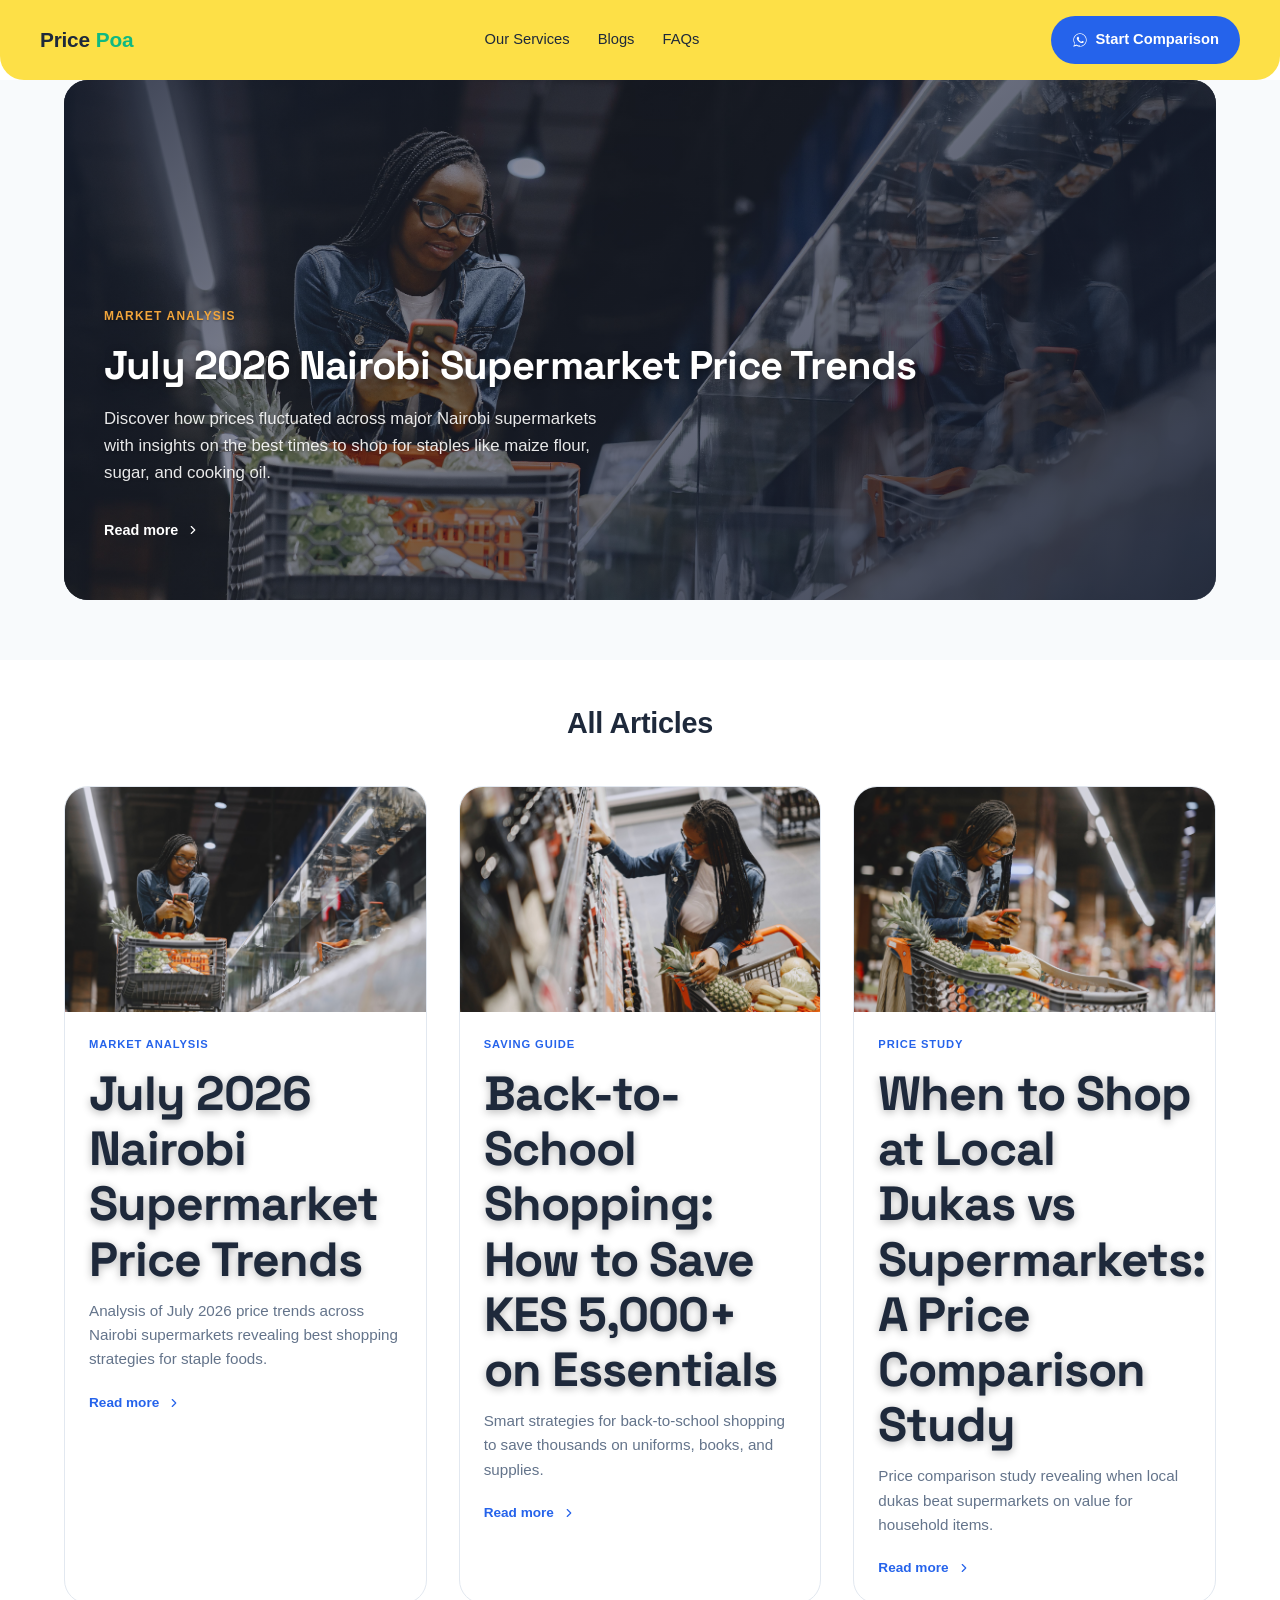
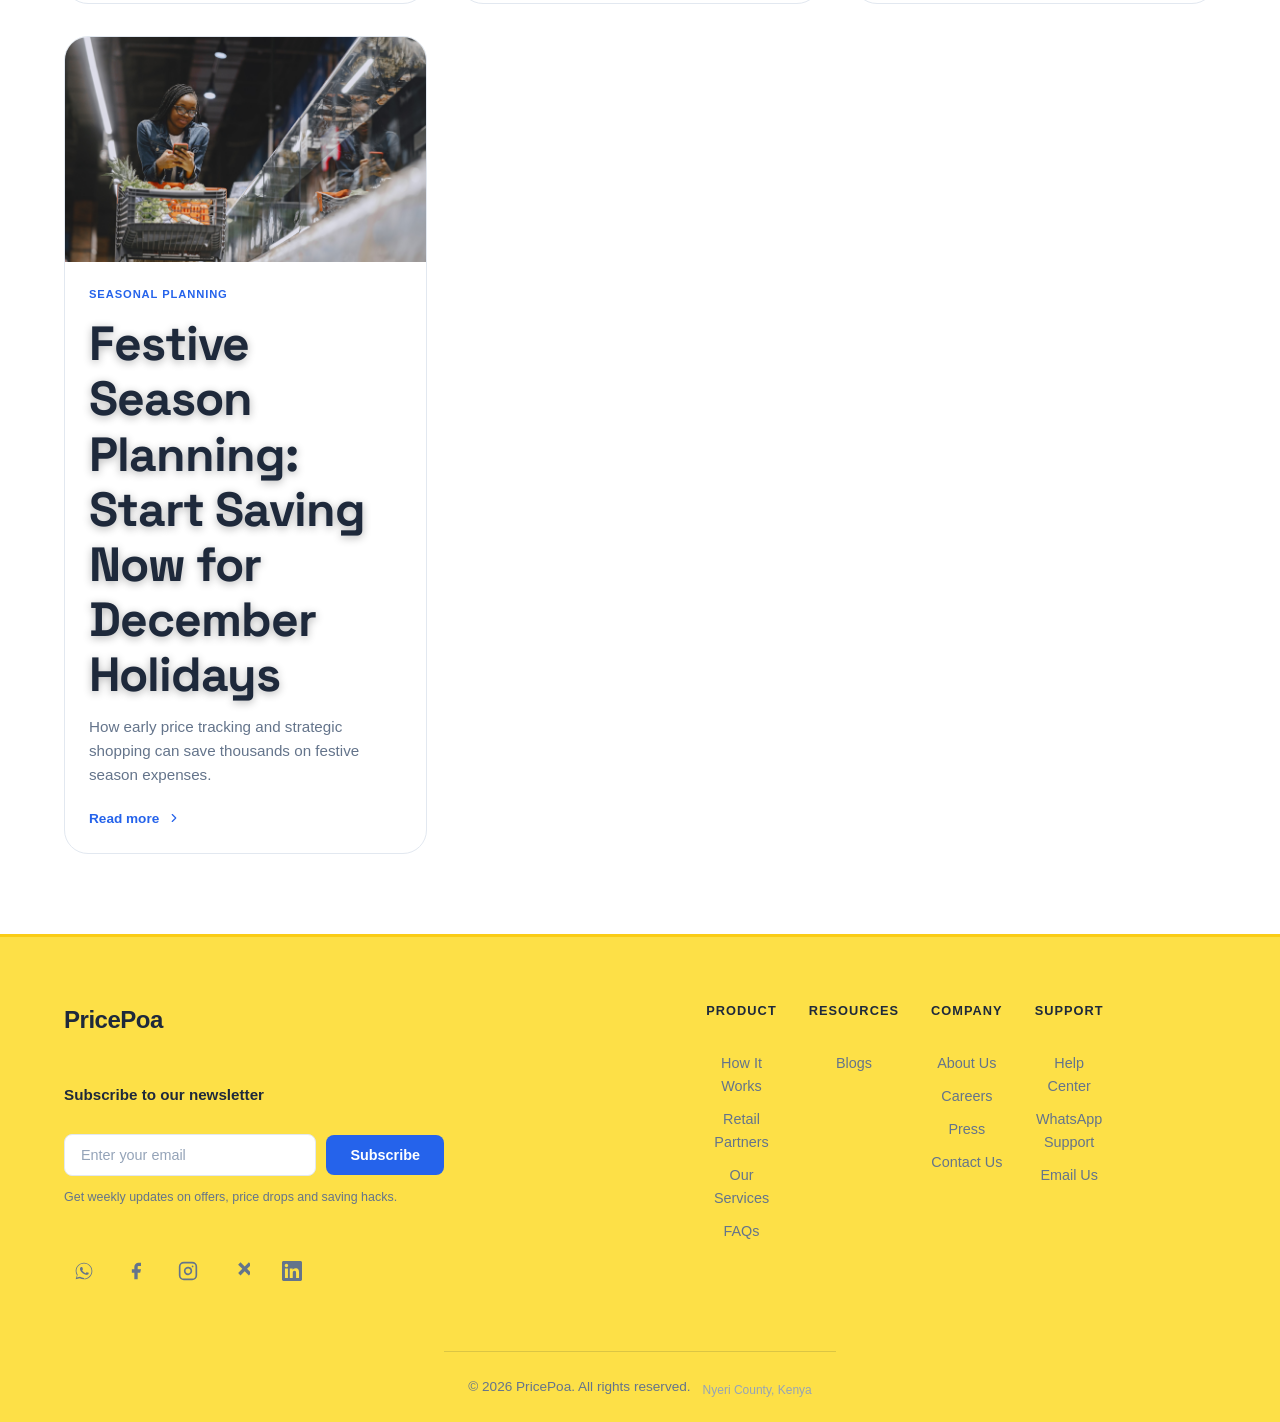
<file: blog/articles.html>
<!DOCTYPE html>
<html lang="en">
<head>
  <meta charset="UTF-8">
  <meta name="viewport" content="width=device-width, initial-scale=1.0">
  <title>PricePoa Blog – Kenya Grocery Price Trends & Shopping Tips</title>
  <meta name="description" content="PricePoa Blog: Smart shopping tips, price trends, and market insights for Kenyan consumers. Learn how to save money on groceries with expert analysis of Naivas, Carrefour, Quickmart, Chandarana and dukas pricing.">
  <meta name="keywords" content="PricePoa blog, Kenya price trends, grocery savings tips, supermarket price analysis, shopping guides Nairobi, weekly price trends Kenya, market analysis Nairobi, food price tracking Kenya, grocery budget tips, supermarket comparison Kenya, Naivas prices, Carrefour prices, Quickmart prices, Chandarana prices, dukas vs supermarkets, back to school shopping Kenya, festive season shopping Kenya, maize flour price trends, cooking oil prices Kenya, sugar price Kenya">
  <meta name="author" content="PricePoa">
  <meta name="robots" content="index, follow">

  <!-- Canonical URL -->
  <link rel="canonical" href="https://pricepoa.me/blog/articles.html">

  <!-- Open Graph / Social Media Tags -->
  <meta property="og:title" content="PricePoa Blog – Kenya Grocery Price Trends & Shopping Tips">
  <meta property="og:description" content="PricePoa Blog: Smart shopping tips, price trends, and market insights for Kenyan consumers. Learn how to save money on groceries with expert analysis.">
  <meta property="og:type" content="website">
  <meta property="og:url" content="https://pricepoa.me/blog/articles.html">
  <meta property="og:image" content="https://pricepoa.me/assets/og-image.svg">
  <meta property="og:locale" content="en_KS">

  <!-- Twitter Card -->
  <meta name="twitter:card" content="summary_large_image">
  <meta name="twitter:title" content="PricePoa Blog – Kenya Grocery Price Trends & Shopping Tips">
  <meta name="twitter:description" content="PricePoa Blog: Smart shopping tips, price trends, and market insights for Kenyan consumers. Learn how to save money on groceries with expert analysis.">
  <meta name="twitter:image" content="https://pricepoa.me/assets/og-image.svg">

  <!-- Structured Data (JSON-LD) - Blog -->
  <script type="application/ld+json">
  {
    "@context": "https://schema.org",
    "@type": "Blog",
    "@id": "https://pricepoa.me/blog/articles.html#blog",
    "url": "https://pricepoa.me/blog/articles.html",
    "name": "PricePoa Blog",
    "description": "Smart shopping tips, price trends, and market insights for Kenyan consumers.",
    "publisher": {
      "@id": "https://pricepoa.me/#localbusiness"
    },
    "blogPosts": [
      {
        "@type": "BlogPosting",
        "headline": "July 2026 Nairobi Supermarket Price Trends",
        "url": "https://pricepoa.me/blog/article1.html",
        "datePublished": "2026-07-31",
        "author": {
          "@type": "Organization",
          "name": "PricePoa Research Team"
        }
      }
    ],
    "inLanguage": "en"
  }
  </script>

  <link rel="preconnect" href="https://fonts.googleapis.com">
  <link rel="preconnect" href="https://fonts.gstatic.com" crossorigin>
  <link href="https://fonts.googleapis.com/css2?family=Space+Grotesk:wght@500;600;700&family=Caveat:wght@600;700&family=Inter:wght@400;500;600&family=IBM+Plex+Mono:wght@400;500;600&display=swap" rel="stylesheet">
  <link rel="stylesheet" href="../style.css">
</head>
<body>

  <a href="#main-content" class="skip-link">Skip to main content</a>

  <header>
    <!-- Animation Layer (background) -->
    <div class="header-animation" aria-hidden="true">
      <!-- Falling grocery icons -->
      <svg class="falling-icon" viewBox="0 0 32 32"><use href="#icon-carrot"/></svg>
      <svg class="falling-icon" viewBox="0 0 32 32"><use href="#icon-apple"/></svg>
      <svg class="falling-icon" viewBox="0 0 32 32"><use href="#icon-milk"/></svg>
      <svg class="falling-icon" viewBox="0 0 32 32"><use href="#icon-bread"/></svg>
      <svg class="falling-icon" viewBox="0 0 32 32"><use href="#icon-tomato"/></svg>
      <svg class="falling-icon" viewBox="0 0 32 32"><use href="#icon-broccoli"/></svg>
      <svg class="falling-icon" viewBox="0 0 32 32"><use href="#icon-egg"/></svg>
      <svg class="falling-icon" viewBox="0 0 32 32"><use href="#icon-cheese"/></svg>
      <svg class="falling-icon" viewBox="0 0 32 32"><use href="#icon-carrot"/></svg>
      <svg class="falling-icon" viewBox="0 0 32 32"><use href="#icon-apple"/></svg>
      <svg class="falling-icon" viewBox="0 0 32 32"><use href="#icon-milk"/></svg>
      <svg class="falling-icon" viewBox="0 0 32 32"><use href="#icon-bread"/></svg>
      <svg class="falling-icon" viewBox="0 0 32 32"><use href="#icon-tomato"/></svg>
      <svg class="falling-icon" viewBox="0 0 32 32"><use href="#icon-broccoli"/></svg>
      <svg class="falling-icon" viewBox="0 0 32 32"><use href="#icon-egg"/></svg>
      <svg class="falling-icon" viewBox="0 0 32 32"><use href="#icon-cheese"/></svg>
    </div>

    <!-- SVG Sprite Definitions -->
    <svg class="svg-sprites" aria-hidden="true">
      <symbol id="icon-carrot" viewBox="0 0 32 32">
        <path fill="#F97316" d="M16 4c0-2.2 1.8-4 4-4s4 1.8 4 4c0 10-8 18-8 18s-8-8-8-18z"/>
        <path fill="#22C55E" d="M16 2c0-1.1.9-2 2-2s2 .9 2 2c0 6-4 11-4 11s-4-5-4-11z"/>
        <path fill="#16A34A" d="M14 6h4v4h-4z"/>
      </symbol>
      <symbol id="icon-apple" viewBox="0 0 32 32">
        <path fill="#EF4444" d="M16 4c-3.3 0-6 2.7-6 6s2.7 6 6 6 6-2.7 6-6-2.7-6-6-6zm0 10c-2.2 0-4-1.8-4-4s1.8-4 4-4 4 1.8 4 4-1.8 4-4 4z"/>
        <path fill="#22C55E" d="M16 2v4"/>
        <path fill="#16A34A" d="M14 6h4v2h-4z"/>
      </symbol>
      <symbol id="icon-milk" viewBox="0 0 32 32">
        <path fill="#FEF3C7" stroke="#F59E0B" stroke-width="1.5" d="M10 6h12v22H10z"/>
        <path fill="#FDE68A" d="M10 6h12v4H10z"/>
        <path fill="#FBBF24" d="M14 10v12h4v-12z"/>
      </symbol>
      <symbol id="icon-bread" viewBox="0 0 32 32">
        <path fill="#FDE68A" d="M6 10h20v18c0 3.3 2.7 6 6 6h2v-6H6c-3.3 0-6-2.7-6-6v-18z"/>
        <path fill="#FBBF24" d="M8 12h16v4H8z"/>
        <path fill="#F59E0B" d="M8 18h16v4H8z"/>
        <path fill="#F59E0B" d="M8 24h16v4H8z"/>
      </symbol>
      <symbol id="icon-tomato" viewBox="0 0 32 32">
        <path fill="#EF4444" d="M16 6c-5.5 0-10 4.5-10 10s4.5 10 10 10 10-4.5 10-10-4.5-10-10-10zm0 18c-4.4 0-8-3.6-8-8s3.6-8 8-8 8 3.6 8 8-3.6 8-8 8z"/>
        <path fill="#22C55E" d="M16 2v4"/>
        <path fill="#16A34A" d="M14 6h4v4h-4z"/>
      </symbol>
      <symbol id="icon-broccoli" viewBox="0 0 32 32">
        <path fill="#16A34A" d="M16 4c-2.2 0-4 1.8-4 4s1.8 4 4 4 4-1.8 4-4-1.8-4-4-4zm0 10c-3.3 0-6 2.7-6 6s2.7 6 6 6 6-2.7 6-6-2.7-6-6-6z"/>
        <circle fill="#22C55E" cx="10" cy="14" r="4"/>
        <circle fill="#22C55E" cx="22" cy="14" r="4"/>
        <circle fill="#22C55E" cx="16" cy="8" r="4"/>
        <circle fill="#15803D" cx="16" cy="18" r="4"/>
      </symbol>
      <symbol id="icon-egg" viewBox="0 0 32 32">
        <path fill="#FEF3C7" stroke="#F59E0B" stroke-width="1.5" d="M16 4c0-3.3 2.7-6 6-6s6 2.7 6 6c0 5.5-4.5 10-6 10s-6-4.5-6-10z"/>
        <ellipse fill="#FDE68A" cx="16" cy="16" rx="5" ry="3"/>
      </symbol>
      <symbol id="icon-cheese" viewBox="0 0 32 32">
        <path fill="#FDE047" stroke="#F59E0B" stroke-width="1.5" d="M6 8h20l4 16H2z"/>
        <circle fill="#FACC15" cx="10" cy="16" r="2"/>
        <circle fill="#FACC15" cx="20" cy="14" r="1.5"/>
        <circle fill="#FACC15" cx="18" cy="22" r="2"/>
      </symbol>
      <!-- How it works illustrations -->
      <symbol id="icon-person-phone" viewBox="0 0 120 160">
        <!-- Person holding phone - simplified flat illustration -->
        <!-- Body -->
        <path fill="#2563EB" d="M60 140 L45 90 L75 90 Z"/>
        <!-- Head -->
        <circle fill="#F5D0B8" cx="60" cy="58" r="22"/>
        <!-- Hair -->
        <path fill="#3D2B1F" d="M38 45 Q60 25 82 45 Q75 55 60 62 Q45 55 38 45"/>
        <!-- Face details -->
        <circle fill="#3D2B1F" cx="52" cy="54" r="2.5"/>
        <circle fill="#3D2B1F" cx="68" cy="54" r="2.5"/>
        <path fill="none" stroke="#3D2B1F" stroke-width="2" stroke-linecap="round" d="M52 70 Q60 78 68 70"/>
        <!-- Phone in hand -->
        <rect x="78" y="85" width="22" height="38" rx="3" fill="#1E293B" stroke="#334155" stroke-width="1.5"/>
        <rect x="81" y="90" width="16" height="28" rx="2" fill="#0F172A"/>
        <!-- Screen content lines -->
        <line x1="84" y1="100" x2="94" y2="100" stroke="#10B981" stroke-width="1.5" stroke-linecap="round"/>
        <line x1="84" y1="106" x2="92" y2="106" stroke="#10B981" stroke-width="1.5" stroke-linecap="round"/>
        <line x1="84" y1="112" x2="90" y2="112" stroke="#10B981" stroke-width="1.5" stroke-linecap="round"/>
        <!-- Arm holding phone -->
        <path fill="#F5D0B8" d="M78 85 L85 80 L92 85 L85 90 Z"/>
        <!-- Legs -->
        <rect x="50" y="140" width="12" height="20" fill="#1E3A5F"/>
        <rect x="58" y="140" width="12" height="20" fill="#1E3A5F"/>
      </symbol>
      <symbol id="icon-step1-chat" viewBox="0 0 64 64">
        <!-- WhatsApp style chat bubble with list -->
        <path fill="#2563EB" d="M8 8 L56 8 L56 48 Q56 56 48 56 L16 56 Q8 56 8 48 Z"/>
        <path fill="#DCF8C6" d="M16 16 L48 16 L48 36 L16 36 Z" rx="4"/>
        <line x1="20" y1="22" x2="44" y2="22" stroke="#0F172A" stroke-width="2" stroke-linecap="round" opacity="0.6"/>
        <line x1="20" y1="28" x2="40" y2="28" stroke="#0F172A" stroke-width="2" stroke-linecap="round" opacity="0.6"/>
        <line x1="20" y1="34" x2="36" y2="34" stroke="#10B981" stroke-width="2" stroke-linecap="round"/>
        <!-- Send arrow -->
        <path fill="#2563EB" d="M50 40 L58 48 L50 56 L52 52 L44 48 L52 44 Z"/>
      </symbol>
      <symbol id="icon-step2-ai" viewBox="0 0 64 64">
        <!-- AI brain/processing icon -->
        <path fill="#10B981" d="M32 4 C20 4 10 14 10 26 C10 34 16 40 22 44 C18 48 16 54 18 58 L24 58 C22 54 24 48 28 44 C34 40 40 34 40 26 C40 14 30 4 32 4 Z"/>
        <path fill="#059669" d="M32 12 C24 12 18 18 18 26 C18 31 22 35 26 38 C24 40 24 43 26 46 L30 46 C29 43 30 40 32 38 C36 35 40 31 40 26 C40 18 34 12 32 12 Z"/>
        <!-- Sparkles/data points -->
        <circle fill="#FDE047" cx="16" cy="20" r="3"/>
        <circle fill="#FDE047" cx="48" cy="18" r="2.5"/>
        <circle fill="#FDE047" cx="14" cy="44" r="2"/>
        <circle fill="#FDE047" cx="50" cy="42" r="3"/>
        <circle fill="#60A5FA" cx="32" cy="52" r="2.5"/>
        <!-- Circuit lines -->
        <line x1="32" y1="26" x2="32" y2="38" stroke="#FFFFFF" stroke-width="1.5" opacity="0.8"/>
        <line x1="26" y1="32" x2="38" y2="32" stroke="#FFFFFF" stroke-width="1.5" opacity="0.8"/>
      </symbol>
      <symbol id="icon-step3-receipt" viewBox="0 0 64 64">
        <!-- Receipt/price comparison card -->
        <path fill="#F8FAFC" stroke="#E2E8F0" stroke-width="1.5" d="M8 6 L56 6 L56 54 Q56 58 52 58 L12 58 Q8 58 8 54 Z"/>
        <!-- Receipt tear-off top -->
        <line x1="16" y1="6" x2="24" y2="6" stroke="#E2E8F0" stroke-width="2"/>
        <line x1="32" y1="6" x2="40" y2="6" stroke="#E2E8F0" stroke-width="2"/>
        <line x1="48" y1="6" x2="56" y2="6" stroke="#E2E8F0" stroke-width="2"/>
        <!-- Store rows - using rects and lines to simulate text -->
        <!-- Row 1: Naivas -->
        <rect x="14" y="16" width="28" height="6" rx="1" fill="#64748B" opacity="0.7"/>
        <rect x="40" y="16" width="16" height="6" rx="1" fill="#1E293B" opacity="0.8"/>
        <!-- Row 2: Carrefour -->
        <rect x="14" y="26" width="36" height="6" rx="1" fill="#64748B" opacity="0.7"/>
        <rect x="40" y="26" width="16" height="6" rx="1" fill="#1E293B" opacity="0.8"/>
        <!-- Row 3: Quickmart (highlighted/best) -->
        <rect x="14" y="36" width="34" height="6" rx="1" fill="#10B981" opacity="0.9"/>
        <circle fill="#FDE047" cx="50" cy="39" r="3"/>
        <rect x="40" y="36" width="18" height="6" rx="1" fill="#10B981" opacity="0.9"/>
        <!-- Savings line -->
        <line x1="14" y1="46" x2="50" y2="46" stroke="#10B981" stroke-width="1" stroke-dasharray="2,2"/>
        <!-- Savings badge -->
        <rect x="18" y="50" width="28" height="8" rx="2" fill="#10B981" opacity="0.15"/>
        <rect x="22" y="51" width="20" height="6" rx="1" fill="#10B981" opacity="0.3"/>
      </symbol>
    </svg>

    <!-- Content Layer (foreground) -->
    <div class="wrap nav">
      <!-- Mobile hamburger menu button (appears before logo on mobile) -->
      <button class="nav-toggle" aria-label="Toggle navigation menu" aria-expanded="false" aria-controls="nav-menu" type="button">
        <svg class="hamburger-svg" aria-hidden="true" viewBox="0 0 24 28" width="24" height="28">
          <path class="hamburger-path"
            d="M 4 7 L 20 7 M 4 14 L 20 14 M 4 21 L 20 21"
            stroke="currentColor"
            stroke-width="2.5"
            stroke-linecap="round"
            fill="none"
          />
          <path class="basket-path"
            d="M 4 8 Q 4 5, 7 5 L 17 5 Q 20 5, 20 8 L 20 22 Q 20 25, 17 25 L 7 25 Q 4 25, 4 22 Z M 12 5 Q 12 2, 15 2 Q 18 2, 18 5"
            stroke="currentColor"
            stroke-width="2.5"
            stroke-linecap="round"
            fill="none"
            style="opacity: 0;"
          />
        </svg>
      </button>

      <!-- Logo - links to home -->
      <a href="../index.html" class="logo" aria-label="PricePoa Home">Price<span>Poa</span></a>

      <!-- Desktop navigation -->
      <nav class="nav-links" aria-label="Main navigation">
        <a href="../services.html">Our Services</a>
        <a href="../blog/articles.html">Blogs</a>
        <a href="../faq.html">FAQs</a>
      </nav>

      <!-- Mobile navigation panel -->
      <nav id="nav-menu" class="nav-menu" aria-label="Mobile navigation" hidden>
        <ul class="nav-menu-list">
          <li><a href="../services.html">Our Services</a></li>
          <li><a href="../blog/articles.html">Blogs</a></li>
          <li><a href="../faq.html">FAQs</a></li>
        </ul>
      </nav>

      <a class="btn btn-primary" href="https://wa.me/254768102822?text=Hi%20PricePoa%2C%20I%20want%20to%20compare%20prices" target="_blank" rel="noopener">
        <svg width="16" height="16" viewBox="0 0 24 24" fill="currentColor"><path d="M17.5 14.4c-.3-.1-1.6-.8-1.9-.9-.3-.1-.4-.1-.6.1-.2.3-.7.9-.8 1-.2.2-.3.2-.5.1-.3-.1-1.2-.4-2.2-1.4-.8-.7-1.4-1.6-1.5-1.9-.2-.3 0-.4.1-.6.1-.1.3-.3.4-.5.1-.1.2-.3.2-.4.1-.2 0-.3 0-.4-.1-.1-.6-1.4-.8-1.9-.2-.5-.4-.4-.6-.4h-.5c-.2 0-.4.1-.7.3-.2.3-.9.9-.9 2.1 0 1.2.9 2.4 1 2.6.1.2 1.8 2.8 4.4 3.8.6.3 1.1.4 1.5.5.6.2 1.2.2 1.6.1.5-.1 1.6-.6 1.8-1.3.2-.6.2-1.1.2-1.2-.1-.1-.2-.2-.5-.3z"/><path d="M12 2C6.5 2 2 6.5 2 12c0 1.9.5 3.6 1.5 5.2L2 22l4.9-1.3c1.5.8 3.2 1.3 5.1 1.3 5.5 0 10-4.5 10-10S17.5 2 12 2zm0 18.3c-1.7 0-3.3-.5-4.7-1.3l-.3-.2-3.5.9.9-3.4-.2-.3C3.5 14.5 3 12.8 3 12c0-5 4-9 9-9s9 4 9 9-4 9-9 9.3z"/></svg>
        Start Comparison
      </a>
    </div>
  </header>

  <main id="main-content">
    <!-- Featured Article Section -->
    <section class="featured-section" style="padding: 0 0 60px;">
      <div class="wrap">
        <div class="featured-carousel-wrapper">
          <div class="featured-carousel" id="featured-carousel">
            <!-- Featured articles will be rendered by JS -->
          </div>
        </div>
      </div>
    </section>

    <!-- Articles Grid Section -->
    <section class="articles-grid-section" style="padding: 40px 0 80px;">
      <div class="wrap">
        <div class="section-head reveal" style="text-align:center;margin:0 auto 40px;">
          <h2 style="font-size:1.8rem;">All Articles</h2>
        </div>
        <div class="articles-grid" id="articles-grid">
          <!-- Article cards will be rendered by JS -->
        </div>
      </div>
    </section>
  </main>

  <footer class="footer">
    <div class="footer-main">
      <!-- Brand Section -->
      <div class="footer-brand">
        <div class="footer-logo">Price<span>Poa</span></div>
        <div class="footer-cta">
          <p class="footer-cta-text">Subscribe to our newsletter</p>
          <form class="footer-subscribe-form" action="#" method="post">
            <input
              type="email"
              id="footer-email"
              name="email"
              placeholder="Enter your email"
              class="footer-email-input"
              required
              autocomplete="email"
            >
            <button type="submit" class="btn btn-subscribe">
              Subscribe
            </button>
          </form>
          <p class="footer-subscribe-note">Get weekly updates on offers, price drops and saving hacks.</p>
        </div>

        <div class="footer-social">
          <a href="https://wa.me/254768102822" target="_blank" rel="noopener" aria-label="WhatsApp">
            <svg width="20" height="20" viewBox="0 0 24 24" fill="currentColor"><path d="M17.5 14.4c-.3-.1-1.6-.8-1.9-.9-.3-.1-.4-.1-.6.1-.2.3-.7.9-.8 1-.2.2-.3.2-.5.1-.3-.1-1.2-.4-2.2-1.4-.8-.7-1.4-1.6-1.5-1.9-.2-.3 0-.4.1-.6.1-.1.3-.3.4-.5.1-.1.2-.3.2-.4.1-.2 0-.3 0-.4-.1-.1-.6-1.4-.8-1.9-.2-.5-.4-.4-.6-.4h-.5c-.2 0-.4.1-.7.3-.2.3-.9.9-.9 2.1 0 1.2.9 2.4 1 2.6.1.2 1.8 2.8 4.4 3.8.6.3 1.1.4 1.5.5.6.2 1.2.2 1.6.1.5-.1 1.6-.6 1.8-1.3.2-.6.2-1.1.2-1.2-.1-.1-.2-.2-.5-.3z"/><path d="M12 2C6.5 2 2 6.5 2 12c0 1.9.5 3.6 1.5 5.2L2 22l4.9-1.3c1.5.8 3.2 1.3 5.1 1.3 5.5 0 10-4.5 10-10S17.5 2 12 2zm0 18.3c-1.7 0-3.3-.5-4.7-1.3l-.3-.2-3.5.9.9-3.4-.2-.3C3.5 14.5 3 12.8 3 12c0-5 4-9 9-9s9 4 9 9-4 9-9 9.3z"/></svg>
          </a>
          <a href="https://facebook.com" target="_blank" rel="noopener" aria-label="Facebook">
            <svg width="20" height="20" viewBox="0 0 24 24" fill="currentColor"><path d="M18 2h-3a5 5 0 0 0-5 5v3H7v4h3v8h4v-8h3l1-4h-4V7a1 1 0 0 1 1-1h3z"/></svg>
          </a>
          <a href="https://instagram.com/pricepoa.ke" target="_blank" rel="noopener" aria-label="Instagram">
            <svg width="20" height="20" viewBox="0 0 24 24" fill="none" stroke="currentColor" stroke-width="2" stroke-linecap="round" stroke-linejoin="round"><rect x="2" y="2" width="20" height="20" rx="5" ry="5"/><path d="M16 11.37A4 4 0 1 1 12.63 8 4 4 0 0 1 16 11.37z"/><line x1="17.5" y1="6.5" x2="17.51" y2="6.5"/></svg>
          </a>
          <a href="https://twitter.com" target="_blank" rel="noopener" aria-label="X (formerly Twitter)">
            <svg width="20" height="20" viewBox="0 0 24 24" fill="currentColor"><path d="M17.64 12.24l-5.04 5.04-2.83-2.83 5.04-5.04-5.04-5.04 2.83-2.83 5.04 5.04 5.04-5.04 2.83 2.83-5.04 5.04 5.04 5.04-2.83 2.83-5.04-5.04z"/></svg>
          </a>
          <a href="https://linkedin.com" target="_blank" rel="noopener" aria-label="LinkedIn">
            <svg width="20" height="20" viewBox="0 0 24 24" fill="currentColor"><path d="M20.447 20.452h-3.554v-5.569c0-1.328-.027-3.037-1.852-3.037-1.853 0-2.136 1.445-2.136 2.939v5.667H9.351V9h3.414v1.561h.046c.477-.9 1.637-1.85 3.37-1.85 3.601 0 4.267 2.37 4.267 5.455v6.286zM5.337 7.433c-1.144 0-2.063-.926-2.063-2.065 0-1.138.92-2.063 2.063-2.063 1.14 0 2.064.925 2.064 2.063 0 1.139-.925 2.065-2.064 2.065zm1.782 13.019H3.555V9h3.564v11.452zM22.225 0H1.771C.792 0 0 .774 0 1.729v20.542C0 23.227.792 24 1.771 24h20.451C23.2 24 24 23.227 24 22.271V1.729C24 .774 23.2 0 22.222 0h.003z"/></svg>
          </a>
        </div>
      </div>

      <!-- Navigation Section -->
      <nav class="footer-nav" aria-label="Footer navigation">
        <div class="nav-column">
          <div class="nav-column-header">
            <h4>Product</h4>
            <button class="nav-column-toggle" aria-expanded="false" aria-controls="nav-product" type="button" aria-label="Toggle Product navigation">
              <span class="toggle-icon" aria-hidden="true">+</span>
            </button>
          </div>
          <ul id="nav-product" class="nav-column-links">
            <li><a href="../index.html#how">How It Works</a></li>
            <li><a href="../index.html#stores">Retail Partners</a></li>
            <li><a href="../services.html">Our Services</a></li>
            <li><a href="../faq.html">FAQs</a></li>
          </ul>
        </div>

        <div class="nav-column">
          <div class="nav-column-header">
            <h4>Resources</h4>
            <button class="nav-column-toggle" aria-expanded="false" aria-controls="nav-resources" type="button" aria-label="Toggle Resources navigation">
              <span class="toggle-icon" aria-hidden="true">+</span>
            </button>
          </div>
          <ul id="nav-resources" class="nav-column-links">
            <li><a href="articles.html">Blogs</a></li>
          </ul>
        </div>

        <div class="nav-column">
          <div class="nav-column-header">
            <h4>Company</h4>
            <button class="nav-column-toggle" aria-expanded="false" aria-controls="nav-company" type="button" aria-label="Toggle Company navigation">
              <span class="toggle-icon" aria-hidden="true">+</span>
            </button>
          </div>
          <ul id="nav-company" class="nav-column-links">
            <li><a href="#about">About Us</a></li>
            <li><a href="#careers">Careers</a></li>
            <li><a href="#press">Press</a></li>
            <li><a href="#contact">Contact Us</a></li>
          </ul>
        </div>

        <div class="nav-column">
          <div class="nav-column-header">
            <h4>Support</h4>
            <button class="nav-column-toggle" aria-expanded="false" aria-controls="nav-support" type="button" aria-label="Toggle Support navigation">
              <span class="toggle-icon" aria-hidden="true">+</span>
            </button>
          </div>
          <ul id="nav-support" class="nav-column-links">
            <li><a href="../faq.html">Help Center</a></li>
            <li><a href="https://wa.me/254768102822" target="_blank" rel="noopener">WhatsApp Support</a></li>
            <li><a href="mailto:info@pricepoa.me">Email Us</a></li>
          </ul>
        </div>
      </nav>
    </div>

    <!-- Bottom Section -->
    <div class="footer-bottom">
      <p class="footer-copyright">© 2026 PricePoa. All rights reserved.</p>
      <p class="footer-location mono">Nyeri County, Kenya</p>
    </div>
  </footer>

  <script>
    // Blog articles data
    const blogArticles = [
      {
        id: 'july-2026',
        title: 'July 2026 Nairobi Supermarket Price Trends',
        description: 'Discover how prices fluctuated across major Nairobi supermarkets with insights on the best times to shop for staples like maize flour, sugar, and cooking oil.',
        shortDesc: 'Analysis of July 2026 price trends across Nairobi supermarkets revealing best shopping strategies for staple foods.',
        category: 'Market Analysis',
        date: 'July 31, 2026',
        url: 'article1.html',
        image: '../assets/images/hero1.jpg',
        featured: true
      },
      {
        id: 'back-to-school',
        title: 'Back-to-School Shopping: How to Save KES 5,000+ on Essentials',
        description: 'As schools reopen, learn smart strategies for purchasing uniforms, books, and supplies while maximizing your budget across different store chains.',
        shortDesc: 'Smart strategies for back-to-school shopping to save thousands on uniforms, books, and supplies.',
        category: 'Saving Guide',
        date: 'August 15, 2026',
        url: 'back-to-school-saving-guide.html',
        image: '../assets/images/hero2.jpg',
        featured: true
      },
      {
        id: 'dukas-vs-supermarkets',
        title: 'When to Shop at Local Dukas vs Supermarkets: A Price Comparison Study',
        description: 'Our analysis of 500+ price points reveals when neighborhood dukas offer better value than chains, and vice versa, for common household items.',
        shortDesc: 'Price comparison study revealing when local dukas beat supermarkets on value for household items.',
        category: 'Price Study',
        date: 'September 1, 2026',
        url: 'local-dukas-vs-supermarkets.html',
        image: '../assets/images/hero3.jpg',
        featured: true
      },
      {
        id: 'festive-season',
        title: 'Festive Season Planning: Start Saving Now for December Holidays',
        description: 'With holidays approaching, learn how early price tracking and strategic shopping can save you thousands on festive foods, gifts, and decorations.',
        shortDesc: 'How early price tracking and strategic shopping can save thousands on festive season expenses.',
        category: 'Seasonal Planning',
        date: 'October 15, 2026',
        url: 'festive-season-planning.html',
        image: '../assets/images/hero1.jpg',
        featured: false
      }
    ];

    // Featured Articles Carousel
    const featuredArticles = blogArticles.filter(a => a.featured);
    const featuredCarousel = document.getElementById('featured-carousel');

    function renderFeaturedCarousel() {
      featuredCarousel.innerHTML = featuredArticles.map((article, index) => `
        <article class="featured-card reveal" style="--card-index: ${index};">
          <a href="${article.url}" class="featured-image-link" aria-label="Read ${article.title}">
            <div class="featured-image" style="background-image: url('${article.image}');"></div>
            <div class="featured-overlay"></div>
          </a>
          <div class="featured-content">
            <span class="featured-category">${article.category}</span>
            <h2 class="featured-title">
              <a href="${article.url}">${article.title}</a>
            </h2>
            <p class="featured-description">${article.description}</p>
            <a href="${article.url}" class="featured-read-more">
              Read more
              <svg width="14" height="14" viewBox="0 0 24 24" fill="none" stroke="currentColor" stroke-width="2" stroke-linecap="round" stroke-linejoin="round"><polyline points="9 18 15 12 9 6"></polyline></svg>
            </a>
          </div>
        </article>
      `).join('');
    }

    function updateCarousel() {
      const cards = featuredCarousel.querySelectorAll('.featured-card');
      const cardWidth = cards[0]?.offsetWidth || 0;
      const gap = 24;
      const translateX = -(featuredIndex * (cardWidth + gap));
      featuredCarousel.style.transform = `translateX(${translateX}px)`;
    }

    function nextFeatured() {
      featuredIndex = (featuredIndex + 1) % featuredArticles.length;
      updateCarousel();
    }

    // Auto-advance carousel (10 seconds)
    let carouselInterval = setInterval(nextFeatured, 10000);
    const featuredSection = document.querySelector('.featured-section');
    featuredSection.addEventListener('mouseenter', () => clearInterval(carouselInterval));
    featuredSection.addEventListener('mouseleave', () => {
      clearInterval(carouselInterval);
      carouselInterval = setInterval(nextFeatured, 10000);
    });

    // Handle window resize to recalculate position
    let resizeTimeout;
    window.addEventListener('resize', () => {
      clearTimeout(resizeTimeout);
      resizeTimeout = setTimeout(updateCarousel, 100);
    });

    // Initial render
    renderFeaturedCarousel();
    // Update carousel after render (need to wait for layout)
    requestAnimationFrame(() => updateCarousel());

    // Articles Grid
    const articlesGrid = document.getElementById('articles-grid');

    function renderArticlesGrid() {
      articlesGrid.innerHTML = blogArticles.map((article, index) => `
        <article class="article-card reveal" style="--card-index: ${index};">
          <a href="${article.url}" class="article-image-link" aria-label="Read ${article.title}">
            <div class="article-image" style="background-image: url('${article.image}');"></div>
          </a>
          <div class="article-content">
            <span class="article-category">${article.category}</span>
            <h3 class="article-title">
              <a href="${article.url}">${article.title}</a>
            </h3>
            <p class="article-excerpt">${article.shortDesc}</p>
            <a href="${article.url}" class="article-read-more">
              Read more
              <svg width="14" height="14" viewBox="0 0 24 24" fill="none" stroke="currentColor" stroke-width="2" stroke-linecap="round" stroke-linejoin="round"><polyline points="9 18 15 12 9 6"></polyline></svg>
            </a>
          </div>
        </article>
      `).join('');
    }

    renderArticlesGrid();

    // Reveal animations for articles grid
    const revealObserver = new IntersectionObserver((entries) => {
      entries.forEach(entry => {
        if (entry.isIntersecting) {
          entry.target.classList.add('show');
        }
      });
    }, { threshold: 0.1 });

    document.querySelectorAll('.article-card, .featured-card').forEach(el => {
      revealObserver.observe(el);
    });
  </script>
  <script src="../script.js"></script>
</body>
</html>
</file>
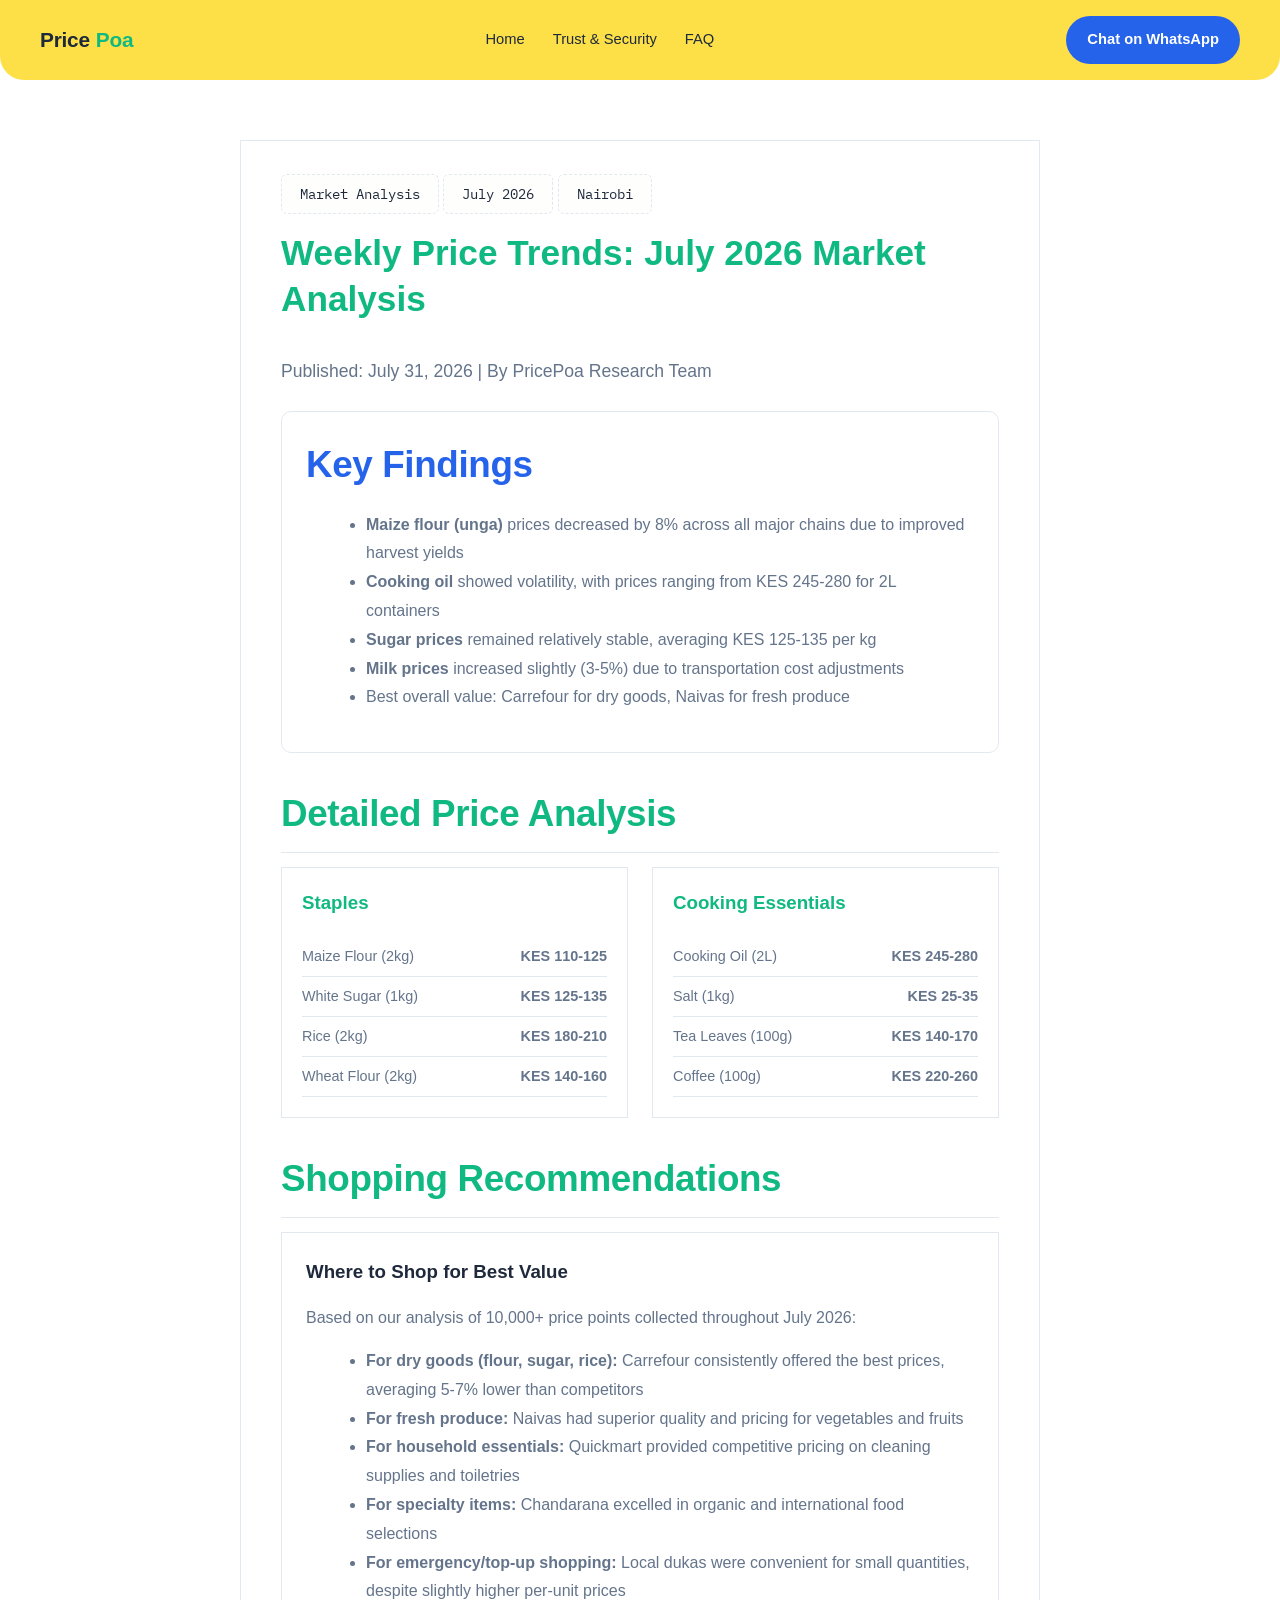
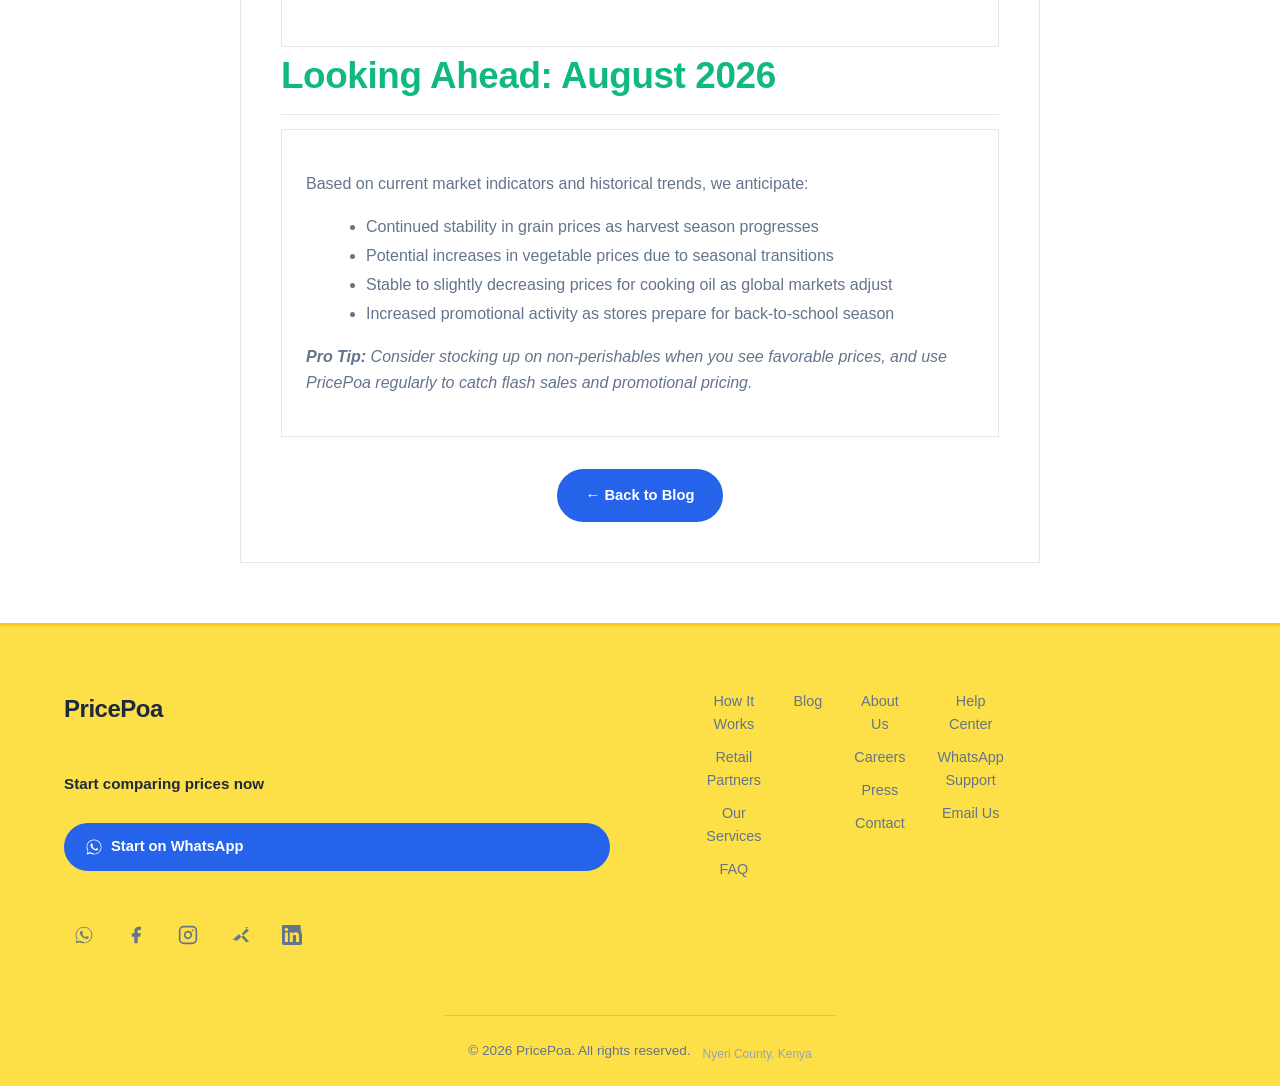
<file: blog/july-2026-analysis.html>
<!DOCTYPE html>
<html lang="en">
<head>
  <meta charset="UTF-8">
  <meta name="viewport" content="width=device-width, initial-scale=1.0">
  <title>July 2026 Nairobi Supermarket Price Trends – PricePoa Blog</title>
  <meta name="description" content="Analysis of July 2026 price trends across Nairobi supermarkets. Discover which items saw price changes and the best shopping strategies for maize flour, cooking oil, sugar, milk, and rice. Compare Naivas, Carrefour, Quickmart, Chandarana prices.">
  <meta name="keywords" content="July 2026 price trends Nairobi, supermarket prices Kenya, maize flour price, cooking oil price, grocery savings Kenya, PricePoa market analysis, Nairobi supermarket price comparison, Naivas July prices, Carrefour July prices, Quickmart July prices, Chandarana July prices, Kenya food inflation, grocery price tracker, weekly market analysis, staple food prices Kenya, maize flour price drop, cooking oil volatility, sugar price stability, milk price increase, best value supermarket Nairobi, Carrefour dry goods, Naivas fresh produce, shopping recommendations Kenya">
  <meta name="author" content="PricePoa Research Team">
  <meta name="robots" content="index, follow">

  <!-- Canonical URL -->
  <link rel="canonical" href="https://pricepoa.me/blog/july-2026-analysis.html">

  <!-- Open Graph / Social Media Tags -->
  <meta property="og:title" content="July 2026 Nairobi Supermarket Price Trends – PricePoa Blog">
  <meta property="og:description" content="Analysis of July 2026 price trends across Nairobi supermarkets. Discover which items saw price changes and the best shopping strategies for maize flour, cooking oil, sugar, milk, and rice. Compare Naivas, Carrefour, Quickmart, Chandarana prices.">
  <meta property="og:type" content="article">
  <meta property="og:url" content="https://pricepoa.me/blog/july-2026-analysis.html">
  <meta property="og:image" content="https://pricepoa.me/assets/og-image.svg">
  <meta property="og:locale" content="en_KS">
  <meta property="article:published_time" content="2026-07-31T00:00:00+03:00">
  <meta property="article:modified_time" content="2026-07-31T00:00:00+03:00">
  <meta property="article:author" content="PricePoa Research Team">
  <meta property="article:section" content="Market Analysis">
  <meta property="article:tag" content="Market Trends">
  <meta property="article:tag" content="July 2026">
  <meta property="article:tag" content="Nairobi">
  <meta property="article:tag" content="Price Comparison">

  <!-- Twitter Card -->
  <meta name="twitter:card" content="summary_large_image">
  <meta name="twitter:title" content="July 2026 Nairobi Supermarket Price Trends – PricePoa Blog">
  <meta name="twitter:description" content="Analysis of July 2026 price trends across Nairobi supermarkets. Discover which items saw price changes and the best shopping strategies for maize flour, cooking oil, sugar, and more.">
  <meta name="twitter:image" content="https://pricepoa.me/assets/og-image.svg">

  <!-- Structured Data (JSON-LD) - BlogPosting -->
  <script type="application/ld+json">
  {
    "@context": "https://schema.org",
    "@type": "BlogPosting",
    "@id": "https://pricepoa.me/blog/july-2026-analysis.html#blogposting",
    "headline": "July 2026 Nairobi Supermarket Price Trends",
    "alternativeHeadline": "July 2026 Nairobi Supermarket Price Trends & Shopping Recommendations",
    "description": "Analysis of July 2026 price trends across Nairobi supermarkets. Discover which items saw price changes and the best shopping strategies for maize flour, cooking oil, sugar, milk, and rice. Compare Naivas, Carrefour, Quickmart, Chandarana prices.",
    "image": "https://pricepoa.me/assets/og-image.svg",
    "url": "https://pricepoa.me/blog/july-2026-analysis.html",
    "datePublished": "2026-07-31T00:00:00+03:00",
    "dateModified": "2026-07-31T00:00:00+03:00",
    "author": {
      "@type": "Organization",
      "name": "PricePoa Research Team",
      "url": "https://pricepoa.me/"
    },
    "publisher": {
      "@id": "https://pricepoa.me/#localbusiness"
    },
    "mainEntityOfPage": {
      "@type": "WebPage",
      "@id": "https://pricepoa.me/blog/july-2026-analysis.html#webpage"
    },
    "keywords": "July 2026 price trends Nairobi, supermarket prices Kenya, maize flour price, cooking oil price, grocery savings Kenya, PricePoa market analysis, Nairobi supermarket price comparison, Naivas July prices, Carrefour July prices, Quickmart July prices, Chandarana July prices, Kenya food inflation, grocery price tracker, weekly market analysis, staple food prices Kenya, maize flour price drop, cooking oil volatility, sugar price stability, milk price increase, best value supermarket Nairobi, Carrefour dry goods, Naivas fresh produce, shopping recommendations Kenya",
    "articleSection": "Market Analysis",
    "inLanguage": "en",
    "isPartOf": {
      "@id": "https://pricepoa.me/blog/articles.html#blog"
    }
  }
  </script>

  <link rel="preconnect" href="https://fonts.googleapis.com">
  <link rel="preconnect" href="https://fonts.gstatic.com" crossorigin>
  <link href="https://fonts.googleapis.com/css2?family=Space+Grotesk:wght@500;600;700&family=Caveat:wght@600;700&family=Inter:wght@400;500;600&family=IBM+Plex+Mono:wght@400;500;600&display=swap" rel="stylesheet">
  <link rel="stylesheet" href="../style.css">
</head>
<body>

  <a>

  <a href="#main-content" class="skip-link">Skip to main content</a>

  <header>
    <div class="wrap nav">
      <div class="logo">Price<span>Poa</span></div>
      <nav class="nav-links">
        <a href="../index.html">Home</a>
        <a href="../index.html#trust">Trust & Security</a>
        <a href="../index.html#faq">FAQ</a>
      </nav>
      <a class="btn btn-primary" href="https://wa.me/254768102822?text=Hi%20PricePoa%2C%20I%20want%20to%20compare%20prices" target="_blank" rel="noopener">
        Chat on WhatsApp
      </a>
    </div>
  </header>

  <main id="main-content">
    <section style="padding: 60px 0; min-height: 80vh;">
      <div class="wrap">
        <article class="glass-panel-medium" style="max-width: 800px; margin: 0 auto; padding: 40px;">
          <div style="margin-bottom: 24px;">
            <span class="tag" style="background: rgba(242,239,230,0.1); border-color: var(--rule);">Market Analysis</span>
            <span class="tag" style="background: rgba(242,239,230,0.1); border-color: var(--rule);">July 2026</span>
            <span class="tag" style="background: rgba(242,239,230,0.1); border-color: var(--rule);">Nairobi</span>
          </div>

          <h1 style="color: var(--mango); margin-top: 0; font-size: 2.2rem; line-height: 1.3;">
            Weekly Price Trends: July 2026 Market Analysis
          </h1>

          <p style="color: var(--chalk-dim); font-size: 1.1rem; line-height: 1.7; margin-bottom: 24px;">
            Published: July 31, 2026 | By PricePoa Research Team
          </p>

          <div style="background: var(--glass-opacity-light); backdrop-filter: blur(var(--glass-blur-light)); border: 1px solid var(--rule); border-radius: var(--radius); padding: 24px; margin-bottom: 32px;">
            <h2 style="color: var(--whatsapp); margin-top: 0;">Key Findings</h2>
            <ul style="color: var(--chalk-dim); line-height: 1.8; margin-left: 20px;">
              <li><strong>Maize flour (unga)</strong> prices decreased by 8% across all major chains due to improved harvest yields</li>
              <li><strong>Cooking oil</strong> showed volatility, with prices ranging from KES 245-280 for 2L containers</li>
              <li><strong>Sugar prices</strong> remained relatively stable, averaging KES 125-135 per kg</li>
              <li><strong>Milk prices</strong> increased slightly (3-5%) due to transportation cost adjustments</li>
              <li>Best overall value: Carrefour for dry goods, Naivas for fresh produce</li>
            </ul>
          </div>

          <h2 style="color: var(--mango); border-bottom: 1px solid var(--rule); padding-bottom: 8px;">Detailed Price Analysis</h2>

          <div style="display: grid; grid-template-columns: repeat(auto-fit, minmax(250px, 1fr)); gap: 24px; margin-bottom: 32px;">
            <div class="glass-panel" style="padding: 20px;">
              <h3 style="color: var(--mango); margin-top: 0;">Staples</h3>
              <table style="width: 100%; border-collapse: collapse; color: var(--chalk-dim); font-size: 0.9rem;">
                <tr>
                  <td style="padding: 8px 0; border-bottom: 1px solid var(--rule);">Maize Flour (2kg)</td>
                  <td style="padding: 8px 0; border-bottom: 1px solid var(--rule); text-align: right;"><strong>KES 110-125</strong></td>
                </tr>
                <tr>
                  <td style="padding: 8px 0; border-bottom: 1px solid var(--rule);">White Sugar (1kg)</td>
                  <td style="padding: 8px 0; border-bottom: 1px solid var(--rule); text-align: right;"><strong>KES 125-135</strong></td>
                </tr>
                <tr>
                  <td style="padding: 8px 0; border-bottom: 1px solid var(--rule);">Rice (2kg)</td>
                  <td style="padding: 8px 0; border-bottom: 1px solid var(--rule); text-align: right;"><strong>KES 180-210</strong></td>
                </tr>
                <tr>
                  <td style="padding: 8px 0; border-bottom: 1px solid var(--rule);">Wheat Flour (2kg)</td>
                  <td style="padding: 8px 0; border-bottom: 1px solid var(--rule); text-align: right;"><strong>KES 140-160</strong></td>
                </tr>
              </table>
            </div>

            <div class="glass-panel" style="padding: 20px;">
              <h3 style="color: var(--mango); margin-top: 0;">Cooking Essentials</h3>
              <table style="width: 100%; border-collapse: collapse; color: var(--chalk-dim); font-size: 0.9rem;">
                <tr>
                  <td style="padding: 8px 0; border-bottom: 1px solid var(--rule);">Cooking Oil (2L)</td>
                  <td style="padding: 8px 0; border-bottom: 1px solid var(--rule); text-align: right;"><strong>KES 245-280</strong></td>
                </tr>
                <tr>
                  <td style="padding: 8px 0; border-bottom: 1px solid var(--rule);">Salt (1kg)</td>
                  <td style="padding: 8px 0; border-bottom: 1px solid var(--rule); text-align: right;"><strong>KES 25-35</strong></td>
                </tr>
                <tr>
                  <td style="padding: 8px 0; border-bottom: 1px solid var(--rule);">Tea Leaves (100g)</td>
                  <td style="padding: 8px 0; border-bottom: 1px solid var(--rule); text-align: right;"><strong>KES 140-170</strong></td>
                </tr>
                <tr>
                  <td style="padding: 8px 0; border-bottom: 1px solid var(--rule);">Coffee (100g)</td>
                  <td style="padding: 8px 0; border-bottom: 1px solid var(--rule); text-align: right;"><strong>KES 220-260</strong></td>
                </tr>
              </table>
            </div>
          </div>

          <h2 style="color: var(--mango); border-bottom: 1px solid var(--rule); padding-bottom: 8px;">Shopping Recommendations</h2>

          <div class="glass-panel" style="padding: 24px;">
            <h3 style="color: var(--whatsApp); margin-top: 0;">Where to Shop for Best Value</h3>
            <p style="color: var(--chalk-dim); margin-bottom: 16px;">
              Based on our analysis of 10,000+ price points collected throughout July 2026:
            </p>
            <ul style="color: var(--chalk-dim); line-height: 1.8; margin-left: 20px;">
              <li><strong>For dry goods (flour, sugar, rice):</strong> Carrefour consistently offered the best prices, averaging 5-7% lower than competitors</li>
              <li><strong>For fresh produce:</strong> Naivas had superior quality and pricing for vegetables and fruits</li>
              <li><strong>For household essentials:</strong> Quickmart provided competitive pricing on cleaning supplies and toiletries</li>
              <li><strong>For specialty items:</strong> Chandarana excelled in organic and international food selections</li>
              <li><strong>For emergency/top-up shopping:</strong> Local dukas were convenient for small quantities, despite slightly higher per-unit prices</li>
            </ul>
          </div>

          <h2 style="color: var(--mango); border-bottom: 1px solid var(--rule); padding-bottom: 8px;">Looking Ahead: August 2026</h2>

          <div class="glass-panel" style="padding: 24px;">
            <p style="color: var(--chalk-dim); line-height: 1.7; margin-bottom: 16px;">
              Based on current market indicators and historical trends, we anticipate:
            </p>
            <ul style="color: var(--chalk-dim); line-height: 1.8; margin-left: 20px;">
              <li>Continued stability in grain prices as harvest season progresses</li>
              <li>Potential increases in vegetable prices due to seasonal transitions</li>
              <li>Stable to slightly decreasing prices for cooking oil as global markets adjust</li>
              <li>Increased promotional activity as stores prepare for back-to-school season</li>
            </ul>
            <p style="color: var(--chalk-dim); font-style: italic; margin-top: 16px;">
              <strong>Pro Tip:</strong> Consider stocking up on non-perishables when you see favorable prices, and use PricePoa regularly to catch flash sales and promotional pricing.
            </p>
          </div>

          <div style="text-align: center; margin-top: 32px;">
            <a href="articles.html" class="btn btn-primary" style="padding: 14px 28px;">
              ← Back to Blog
            </a>
          </div>
        </article>
      </div>
    </section>
  </main>

  <footer class="footer">
    <div class="footer-main">
      <!-- Brand Section -->
      <div class="footer-brand">
        <div class="footer-logo">Price<span>Poa</span></div>

        <div class="footer-cta">
          <p class="footer-cta-text">Start comparing prices now</p>
          <a class="btn btn-primary btn-whatsapp" href="https://wa.me/254768102822?text=Hi%20PricePoa%2C%20I%20want%20to%20compare%20prices" target="_blank" rel="noopener">
            <svg width="18" height="18" viewBox="0 0 24 24" fill="currentColor"><path d="M17.5 14.4c-.3-.1-1.6-.8-1.9-.9-.3-.1-.4-.1-.6.1-.2.3-.7.9-.8 1-.2.2-.3.2-.5.1-.3-.1-1.2-.4-2.2-1.4-.8-.7-1.4-1.6-1.5-1.9-.2-.3 0-.4.1-.6.1-.1.3-.3.4-.5.1-.1.2-.3.2-.4.1-.2 0-.3 0-.4-.1-.1-.6-1.4-.8-1.9-.2-.5-.4-.4-.6-.4h-.5c-.2 0-.4.1-.7.3-.2.3-.9.9-.9 2.1 0 1.2.9 2.4 1 2.6.1.2 1.8 2.8 4.4 3.8.6.3 1.1.4 1.5.5.6.2 1.2.2 1.6.1.5-.1 1.6-.6 1.8-1.3.2-.6.2-1.1.2-1.2-.1-.1-.2-.2-.5-.3z"/><path d="M12 2C6.5 2 2 6.5 2 12c0 1.9.5 3.6 1.5 5.2L2 22l4.9-1.3c1.5.8 3.2 1.3 5.1 1.3 5.5 0 10-4.5 10-10S17.5 2 12 2zm0 18.3c-1.7 0-3.3-.5-4.7-1.3l-.3-.2-3.5.9.9-3.4-.2-.3C3.5 14.5 3 12.8 3 12c0-5 4-9 9-9s9 4 9 9-4 9-9 9.3z"/></svg>
            Start on WhatsApp
          </a>
        </div>

        <div class="footer-social">
          <a href="https://wa.me/254768102822" target="_blank" rel="noopener" aria-label="WhatsApp">
            <svg width="20" height="20" viewBox="0 0 24 24" fill="currentColor"><path d="M17.5 14.4c-.3-.1-1.6-.8-1.9-.9-.3-.1-.4-.1-.6.1-.2.3-.7.9-.8 1-.2.2-.3.2-.5.1-.3-.1-1.2-.4-2.2-1.4-.8-.7-1.4-1.6-1.5-1.9-.2-.3 0-.4.1-.6.1-.1.3-.3.4-.5.1-.1.2-.3.2-.4.1-.2 0-.3 0-.4-.1-.1-.6-1.4-.8-1.9-.2-.5-.4-.4-.6-.4h-.5c-.2 0-.4.1-.7.3-.2.3-.9.9-.9 2.1 0 1.2.9 2.4 1 2.6.1.2 1.8 2.8 4.4 3.8.6.3 1.1.4 1.5.5.6.2 1.2.2 1.6.1.5-.1 1.6-.6 1.8-1.3.2-.6.2-1.1.2-1.2-.1-.1-.2-.2-.5-.3z"/><path d="M12 2C6.5 2 2 6.5 2 12c0 1.9.5 3.6 1.5 5.2L2 22l4.9-1.3c1.5.8 3.2 1.3 5.1 1.3 5.5 0 10-4.5 10-10S17.5 2 12 2zm0 18.3c-1.7 0-3.3-.5-4.7-1.3l-.3-.2-3.5.9.9-3.4-.2-.3C3.5 14.5 3 12.8 3 12c0-5 4-9 9-9s9 4 9 9-4 9-9 9.3z"/></svg>
          </a>
          <a href="https://facebook.com" target="_blank" rel="noopener" aria-label="Facebook">
            <svg width="20" height="20" viewBox="0 0 24 24" fill="currentColor"><path d="M18 2h-3a5 5 0 0 0-5 5v3H7v4h3v8h4v-8h3l1-4h-4V7a1 1 0 0 1 1-1h3z"/></svg>
          </a>
          <a href="https://instagram.com" target="_blank" rel="noopener" aria-label="Instagram">
            <svg width="20" height="20" viewBox="0 0 24 24" fill="none" stroke="currentColor" stroke-width="2" stroke-linecap="round" stroke-linejoin="round"><rect x="2" y="2" width="20" height="20" rx="5" ry="5"/><path d="M16 11.37A4 4 0 1 1 12.63 8 4 4 0 0 1 16 11.37z"/><line x1="17.5" y1="6.5" x2="17.51" y2="6.5"/></svg>
          </a>
          <a href="https://twitter.com" target="_blank" rel="noopener" aria-label="Twitter/X">
            <svg width="20" height="20" viewBox="0 0 24 24" fill="currentColor"><path d="M18.244 2.25h3.308l-7.227 8.26 8.502 9.36-3.307.96-8.503-9.36L6.21 16.8l-3.308.96L12.763 9.3l-7.888 8.68 3.308.96L22.61 6.62 18.244 2.25z"/></svg>
          </a>
          <a href="https://linkedin.com" target="_blank" rel="noopener" aria-label="LinkedIn">
            <svg width="20" height="20" viewBox="0 0 24 24" fill="currentColor"><path d="M20.447 20.452h-3.554v-5.569c0-1.328-.027-3.037-1.852-3.037-1.853 0-2.136 1.445-2.136 2.939v5.667H9.351V9h3.414v1.561h.046c.477-.9 1.637-1.85 3.37-1.85 3.601 0 4.267 2.37 4.267 5.455v6.286zM5.337 7.433c-1.144 0-2.063-.926-2.063-2.065 0-1.138.92-2.063 2.063-2.063 1.14 0 2.064.925 2.064 2.063 0 1.139-.925 2.065-2.064 2.065zm1.782 13.019H3.555V9h3.564v11.452zM22.225 0H1.771C.792 0 0 .774 0 1.729v20.542C0 23.227.792 24 1.771 24h20.451C23.2 24 24 23.227 24 22.271V1.729C24 .774 23.2 24 22.222 0h.003z"/></svg>
          </a>
        </div>
      </div>

      <!-- Navigation Section -->
      <nav class="footer-nav" aria-label="Footer navigation">
        <div class="nav-column">
          <button class="nav-column-toggle" aria-expanded="false" aria-controls="nav-product" type="button">
            <h4>Product</h4>
            <svg class="toggle-icon" width="20" height="20" viewBox="0 0 24 24" fill="none" stroke="currentColor" stroke-width="2" stroke-linecap="round" stroke-linejoin="round"><line x1="12" y1="5" x2="12" y2="19"></line><line x1="5" y1="12" x2="19" y2="12"></line></svg>
          </button>
          <ul id="nav-product" class="nav-column-links">
            <li><a href="../index.html#how">How It Works</a></li>
            <li><a href="../index.html#stores">Retail Partners</a></li>
            <li><a href="../services.html">Our Services</a></li>
            <li><a href="../faq.html">FAQ</a></li>
          </ul>
        </div>

        <div class="nav-column">
          <button class="nav-column-toggle" aria-expanded="false" aria-controls="nav-resources" type="button">
            <h4>Resources</h4>
            <svg class="toggle-icon" width="20" height="20" viewBox="0 0 24 24" fill="none" stroke="currentColor" stroke-width="2" stroke-linecap="round" stroke-linejoin="round"><line x1="12" y1="5" x2="12" y2="19"></line><line x1="5" y1="12" x2="19" y2="12"></line></svg>
          </button>
          <ul id="nav-resources" class="nav-column-links">
            <li><a href="index.html">Blog</a></li>
          </ul>
        </div>

        <div class="nav-column">
          <button class="nav-column-toggle" aria-expanded="false" aria-controls="nav-company" type="button">
            <h4>Company</h4>
            <svg class="toggle-icon" width="20" height="20" viewBox="0 0 24 24" fill="none" stroke="currentColor" stroke-width="2" stroke-linecap="round" stroke-linejoin="round"><line x1="12" y1="5" x2="12" y2="19"></line><line x1="5" y1="12" x2="19" y2="12"></line></svg>
          </button>
          <ul id="nav-company" class="nav-column-links">
            <li><a href="#about">About Us</a></li>
            <li><a href="#careers">Careers</a></li>
            <li><a href="#press">Press</a></li>
            <li><a href="#contact">Contact</a></li>
          </ul>
        </div>

        <div class="nav-column">
          <button class="nav-column-toggle" aria-expanded="false" aria-controls="nav-support" type="button">
            <h4>Support</h4>
            <svg class="toggle-icon" width="20" height="20" viewBox="0 0 24 24" fill="none" stroke="currentColor" stroke-width="2" stroke-linecap="round" stroke-linejoin="round"><line x1="12" y1="5" x2="12" y2="19"></line><line x1="5" y1="12" x2="19" y2="12"></line></svg>
          </button>
          <ul id="nav-support" class="nav-column-links">
            <li><a href="../faq.html">Help Center</a></li>
            <li><a href="https://wa.me/254768102822" target="_blank" rel="noopener">WhatsApp Support</a></li>
            <li><a href="mailto:info@pricepoa.me">Email Us</a></li>
          </ul>
        </div>
      </nav>
    </div>

    <!-- Bottom Section -->
    <div class="footer-bottom">
      <p class="footer-copyright">© 2026 PricePoa. All rights reserved.</p>
      <p class="footer-location mono">Nyeri County, Kenya</p>
    </div>
  </footer>

  <script src="../script.js"></script>
</body>
</html>
</file>
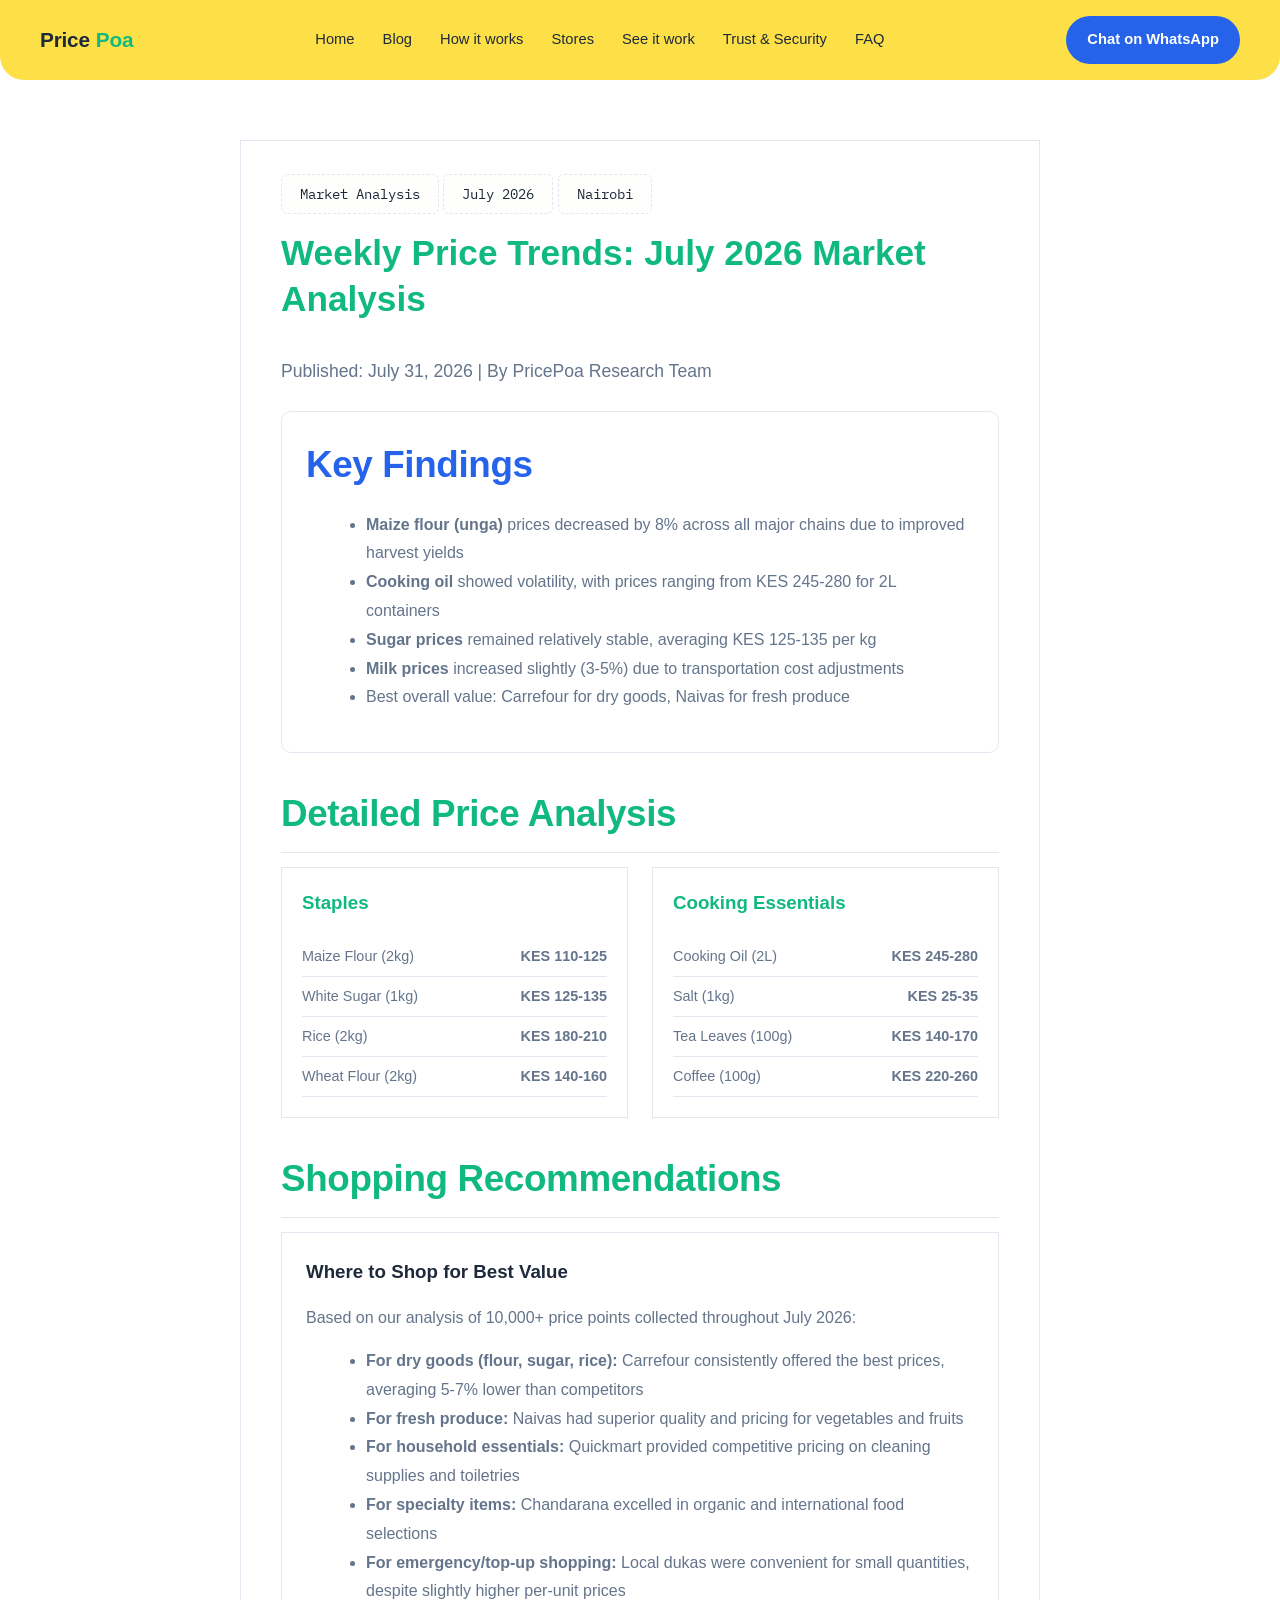
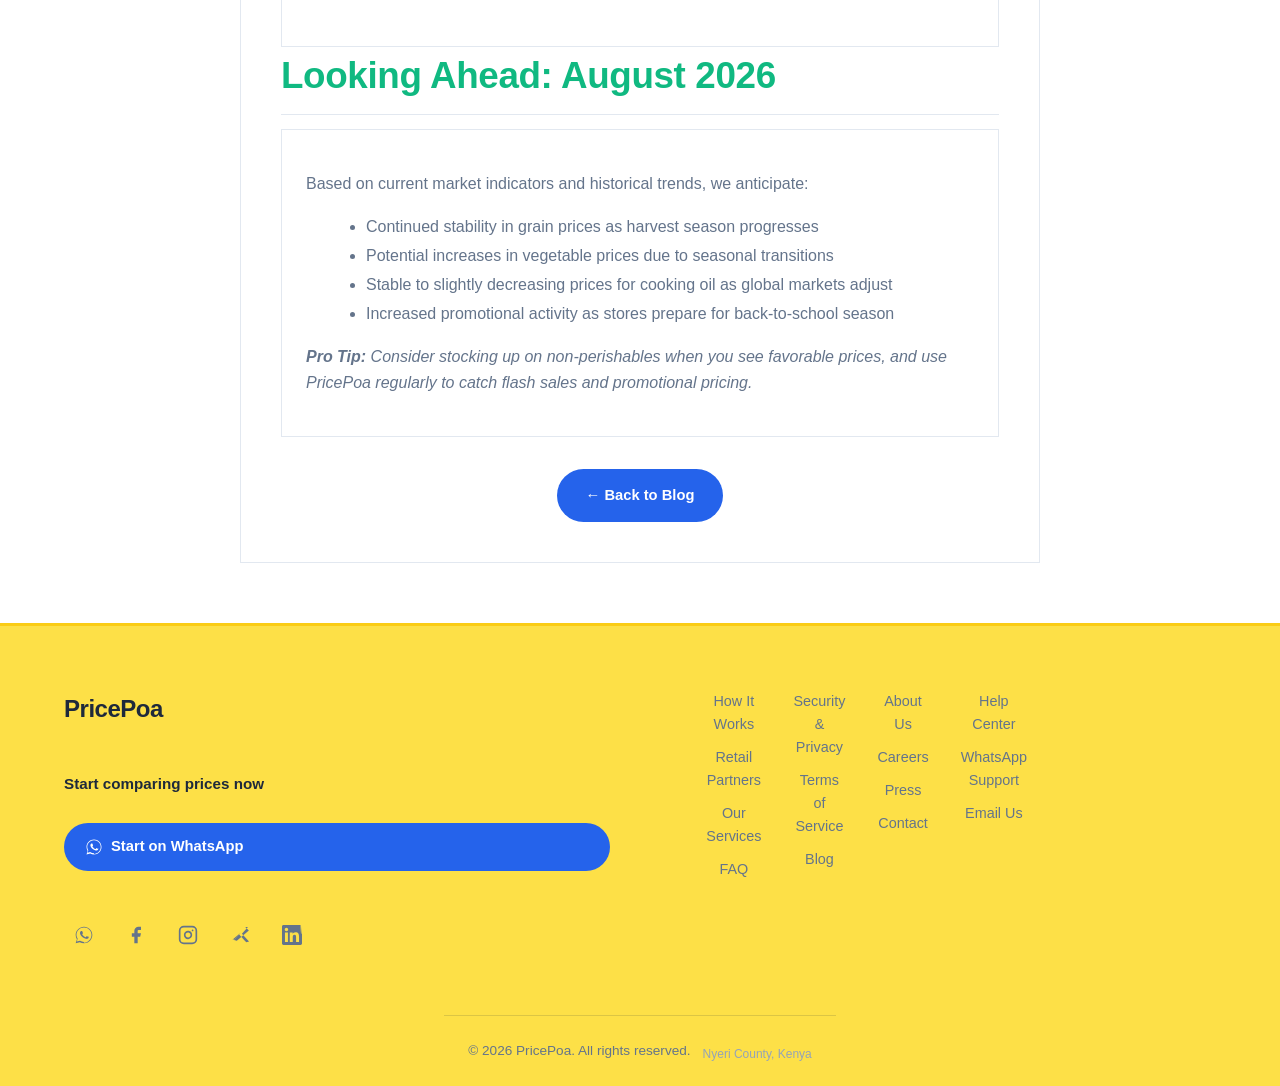
<file: blog/weekly-price-trends-july-2026.html>
<!DOCTYPE html>
<html lang="en">
<head>
  <meta charset="UTF-8">
  <meta name="viewport" content="width=device-width, initial-scale=1.0">
  <title>Weekly Price Trends: July 2026 Market Analysis - PricePoa Blog</title>
  <link rel="preconnect" href="https://fonts.googleapis.com">
  <link rel="preconnect" href="https://fonts.gstatic.com" crossorigin>
  <link href="https://fonts.googleapis.com/css2?family=Space+Grotesk:wght@500;600;700&family=Caveat:wght@600;700&family=Inter:wght@400;500;600&family=IBM+Plex+Mono:wght@400;500;600&display=swap" rel="stylesheet">
  <link rel="stylesheet" href="../style.css">
  <meta name="description" content="Analysis of July 2026 price trends across Nairobi supermarkets. Discover which items saw price changes and the best shopping strategies.">
</head>
<body>

  <a>

  <a href="#main-content" class="skip-link">Skip to main content</a>

  <header>
    <div class="wrap nav">
      <div class="logo">Price<span>Poa</span></div>
      <nav class="nav-links">
        <a href="../index.html">Home</a>
        <a href="index.html">Blog</a>
        <a href="../index.html#how">How it works</a>
        <a href="../index.html#stores">Stores</a>
        <a href="../index.html#receipt">See it work</a>
        <a href="../index.html#trust">Trust & Security</a>
        <a href="../index.html#faq">FAQ</a>
      </nav>
      <a class="btn btn-primary" href="https://wa.me/254768102822?text=Hi%20PricePoa%2C%20I%20want%20to%20compare%20prices" target="_blank" rel="noopener">
        Chat on WhatsApp
      </a>
    </div>
  </header>

  <main id="main-content">
    <section style="padding: 60px 0; min-height: 80vh;">
      <div class="wrap">
        <article class="glass-panel-medium" style="max-width: 800px; margin: 0 auto; padding: 40px;">
          <div style="margin-bottom: 24px;">
            <span class="tag" style="background: rgba(242,239,230,0.1); border-color: var(--rule);">Market Analysis</span>
            <span class="tag" style="background: rgba(242,239,230,0.1); border-color: var(--rule);">July 2026</span>
            <span class="tag" style="background: rgba(242,239,230,0.1); border-color: var(--rule);">Nairobi</span>
          </div>

          <h1 style="color: var(--mango); margin-top: 0; font-size: 2.2rem; line-height: 1.3;">
            Weekly Price Trends: July 2026 Market Analysis
          </h1>

          <p style="color: var(--chalk-dim); font-size: 1.1rem; line-height: 1.7; margin-bottom: 24px;">
            Published: July 31, 2026 | By PricePoa Research Team
          </p>

          <div style="background: var(--glass-opacity-light); backdrop-filter: blur(var(--glass-blur-light)); border: 1px solid var(--rule); border-radius: var(--radius); padding: 24px; margin-bottom: 32px;">
            <h2 style="color: var(--whatsapp); margin-top: 0;">Key Findings</h2>
            <ul style="color: var(--chalk-dim); line-height: 1.8; margin-left: 20px;">
              <li><strong>Maize flour (unga)</strong> prices decreased by 8% across all major chains due to improved harvest yields</li>
              <li><strong>Cooking oil</strong> showed volatility, with prices ranging from KES 245-280 for 2L containers</li>
              <li><strong>Sugar prices</strong> remained relatively stable, averaging KES 125-135 per kg</li>
              <li><strong>Milk prices</strong> increased slightly (3-5%) due to transportation cost adjustments</li>
              <li>Best overall value: Carrefour for dry goods, Naivas for fresh produce</li>
            </ul>
          </div>

          <h2 style="color: var(--mango); border-bottom: 1px solid var(--rule); padding-bottom: 8px;">Detailed Price Analysis</h2>

          <div style="display: grid; grid-template-columns: repeat(auto-fit, minmax(250px, 1fr)); gap: 24px; margin-bottom: 32px;">
            <div class="glass-panel" style="padding: 20px;">
              <h3 style="color: var(--mango); margin-top: 0;">Staples</h3>
              <table style="width: 100%; border-collapse: collapse; color: var(--chalk-dim); font-size: 0.9rem;">
                <tr>
                  <td style="padding: 8px 0; border-bottom: 1px solid var(--rule);">Maize Flour (2kg)</td>
                  <td style="padding: 8px 0; border-bottom: 1px solid var(--rule); text-align: right;"><strong>KES 110-125</strong></td>
                </tr>
                <tr>
                  <td style="padding: 8px 0; border-bottom: 1px solid var(--rule);">White Sugar (1kg)</td>
                  <td style="padding: 8px 0; border-bottom: 1px solid var(--rule); text-align: right;"><strong>KES 125-135</strong></td>
                </tr>
                <tr>
                  <td style="padding: 8px 0; border-bottom: 1px solid var(--rule);">Rice (2kg)</td>
                  <td style="padding: 8px 0; border-bottom: 1px solid var(--rule); text-align: right;"><strong>KES 180-210</strong></td>
                </tr>
                <tr>
                  <td style="padding: 8px 0; border-bottom: 1px solid var(--rule);">Wheat Flour (2kg)</td>
                  <td style="padding: 8px 0; border-bottom: 1px solid var(--rule); text-align: right;"><strong>KES 140-160</strong></td>
                </tr>
              </table>
            </div>

            <div class="glass-panel" style="padding: 20px;">
              <h3 style="color: var(--mango); margin-top: 0;">Cooking Essentials</h3>
              <table style="width: 100%; border-collapse: collapse; color: var(--chalk-dim); font-size: 0.9rem;">
                <tr>
                  <td style="padding: 8px 0; border-bottom: 1px solid var(--rule);">Cooking Oil (2L)</td>
                  <td style="padding: 8px 0; border-bottom: 1px solid var(--rule); text-align: right;"><strong>KES 245-280</strong></td>
                </tr>
                <tr>
                  <td style="padding: 8px 0; border-bottom: 1px solid var(--rule);">Salt (1kg)</td>
                  <td style="padding: 8px 0; border-bottom: 1px solid var(--rule); text-align: right;"><strong>KES 25-35</strong></td>
                </tr>
                <tr>
                  <td style="padding: 8px 0; border-bottom: 1px solid var(--rule);">Tea Leaves (100g)</td>
                  <td style="padding: 8px 0; border-bottom: 1px solid var(--rule); text-align: right;"><strong>KES 140-170</strong></td>
                </tr>
                <tr>
                  <td style="padding: 8px 0; border-bottom: 1px solid var(--rule);">Coffee (100g)</td>
                  <td style="padding: 8px 0; border-bottom: 1px solid var(--rule); text-align: right;"><strong>KES 220-260</strong></td>
                </tr>
              </table>
            </div>
          </div>

          <h2 style="color: var(--mango); border-bottom: 1px solid var(--rule); padding-bottom: 8px;">Shopping Recommendations</h2>

          <div class="glass-panel" style="padding: 24px;">
            <h3 style="color: var(--whatsApp); margin-top: 0;">Where to Shop for Best Value</h3>
            <p style="color: var(--chalk-dim); margin-bottom: 16px;">
              Based on our analysis of 10,000+ price points collected throughout July 2026:
            </p>
            <ul style="color: var(--chalk-dim); line-height: 1.8; margin-left: 20px;">
              <li><strong>For dry goods (flour, sugar, rice):</strong> Carrefour consistently offered the best prices, averaging 5-7% lower than competitors</li>
              <li><strong>For fresh produce:</strong> Naivas had superior quality and pricing for vegetables and fruits</li>
              <li><strong>For household essentials:</strong> Quickmart provided competitive pricing on cleaning supplies and toiletries</li>
              <li><strong>For specialty items:</strong> Chandarana excelled in organic and international food selections</li>
              <li><strong>For emergency/top-up shopping:</strong> Local dukas were convenient for small quantities, despite slightly higher per-unit prices</li>
            </ul>
          </div>

          <h2 style="color: var(--mango); border-bottom: 1px solid var(--rule); padding-bottom: 8px;">Looking Ahead: August 2026</h2>

          <div class="glass-panel" style="padding: 24px;">
            <p style="color: var(--chalk-dim); line-height: 1.7; margin-bottom: 16px;">
              Based on current market indicators and historical trends, we anticipate:
            </p>
            <ul style="color: var(--chalk-dim); line-height: 1.8; margin-left: 20px;">
              <li>Continued stability in grain prices as harvest season progresses</li>
              <li>Potential increases in vegetable prices due to seasonal transitions</li>
              <li>Stable to slightly decreasing prices for cooking oil as global markets adjust</li>
              <li>Increased promotional activity as stores prepare for back-to-school season</li>
            </ul>
            <p style="color: var(--chalk-dim); font-style: italic; margin-top: 16px;">
              <strong>Pro Tip:</strong> Consider stocking up on non-perishables when you see favorable prices, and use PricePoa regularly to catch flash sales and promotional pricing.
            </p>
          </div>

          <div style="text-align: center; margin-top: 32px;">
            <a href="../blog/index.html" class="btn btn-primary" style="padding: 14px 28px;">
              ← Back to Blog
            </a>
          </div>
        </article>
      </div>
    </section>
  </main>

  <footer class="footer">
    <div class="footer-main">
      <!-- Brand Section -->
      <div class="footer-brand">
        <div class="footer-logo">Price<span>Poa</span></div>

        <div class="footer-cta">
          <p class="footer-cta-text">Start comparing prices now</p>
          <a class="btn btn-primary btn-whatsapp" href="https://wa.me/254768102822?text=Hi%20PricePoa%2C%20I%20want%20to%20compare%20prices" target="_blank" rel="noopener">
            <svg width="18" height="18" viewBox="0 0 24 24" fill="currentColor"><path d="M17.5 14.4c-.3-.1-1.6-.8-1.9-.9-.3-.1-.4-.1-.6.1-.2.3-.7.9-.8 1-.2.2-.3.2-.5.1-.3-.1-1.2-.4-2.2-1.4-.8-.7-1.4-1.6-1.5-1.9-.2-.3 0-.4.1-.6.1-.1.3-.3.4-.5.1-.1.2-.3.2-.4.1-.2 0-.3 0-.4-.1-.1-.6-1.4-.8-1.9-.2-.5-.4-.4-.6-.4h-.5c-.2 0-.4.1-.7.3-.2.3-.9.9-.9 2.1 0 1.2.9 2.4 1 2.6.1.2 1.8 2.8 4.4 3.8.6.3 1.1.4 1.5.5.6.2 1.2.2 1.6.1.5-.1 1.6-.6 1.8-1.3.2-.6.2-1.1.2-1.2-.1-.1-.2-.2-.5-.3z"/><path d="M12 2C6.5 2 2 6.5 2 12c0 1.9.5 3.6 1.5 5.2L2 22l4.9-1.3c1.5.8 3.2 1.3 5.1 1.3 5.5 0 10-4.5 10-10S17.5 2 12 2zm0 18.3c-1.7 0-3.3-.5-4.7-1.3l-.3-.2-3.5.9.9-3.4-.2-.3C3.5 14.5 3 12.8 3 12c0-5 4-9 9-9s9 4 9 9-4 9-9 9.3z"/></svg>
            Start on WhatsApp
          </a>
        </div>

        <div class="footer-social">
          <a href="https://wa.me/254768102822" target="_blank" rel="noopener" aria-label="WhatsApp">
            <svg width="20" height="20" viewBox="0 0 24 24" fill="currentColor"><path d="M17.5 14.4c-.3-.1-1.6-.8-1.9-.9-.3-.1-.4-.1-.6.1-.2.3-.7.9-.8 1-.2.2-.3.2-.5.1-.3-.1-1.2-.4-2.2-1.4-.8-.7-1.4-1.6-1.5-1.9-.2-.3 0-.4.1-.6.1-.1.3-.3.4-.5.1-.1.2-.3.2-.4.1-.2 0-.3 0-.4-.1-.1-.6-1.4-.8-1.9-.2-.5-.4-.4-.6-.4h-.5c-.2 0-.4.1-.7.3-.2.3-.9.9-.9 2.1 0 1.2.9 2.4 1 2.6.1.2 1.8 2.8 4.4 3.8.6.3 1.1.4 1.5.5.6.2 1.2.2 1.6.1.5-.1 1.6-.6 1.8-1.3.2-.6.2-1.1.2-1.2-.1-.1-.2-.2-.5-.3z"/><path d="M12 2C6.5 2 2 6.5 2 12c0 1.9.5 3.6 1.5 5.2L2 22l4.9-1.3c1.5.8 3.2 1.3 5.1 1.3 5.5 0 10-4.5 10-10S17.5 2 12 2zm0 18.3c-1.7 0-3.3-.5-4.7-1.3l-.3-.2-3.5.9.9-3.4-.2-.3C3.5 14.5 3 12.8 3 12c0-5 4-9 9-9s9 4 9 9-4 9-9 9.3z"/></svg>
          </a>
          <a href="https://facebook.com" target="_blank" rel="noopener" aria-label="Facebook">
            <svg width="20" height="20" viewBox="0 0 24 24" fill="currentColor"><path d="M18 2h-3a5 5 0 0 0-5 5v3H7v4h3v8h4v-8h3l1-4h-4V7a1 1 0 0 1 1-1h3z"/></svg>
          </a>
          <a href="https://instagram.com" target="_blank" rel="noopener" aria-label="Instagram">
            <svg width="20" height="20" viewBox="0 0 24 24" fill="none" stroke="currentColor" stroke-width="2" stroke-linecap="round" stroke-linejoin="round"><rect x="2" y="2" width="20" height="20" rx="5" ry="5"/><path d="M16 11.37A4 4 0 1 1 12.63 8 4 4 0 0 1 16 11.37z"/><line x1="17.5" y1="6.5" x2="17.51" y2="6.5"/></svg>
          </a>
          <a href="https://twitter.com" target="_blank" rel="noopener" aria-label="Twitter/X">
            <svg width="20" height="20" viewBox="0 0 24 24" fill="currentColor"><path d="M18.244 2.25h3.308l-7.227 8.26 8.502 9.36-3.307.96-8.503-9.36L6.21 16.8l-3.308.96L12.763 9.3l-7.888 8.68 3.308.96L22.61 6.62 18.244 2.25z"/></svg>
          </a>
          <a href="https://linkedin.com" target="_blank" rel="noopener" aria-label="LinkedIn">
            <svg width="20" height="20" viewBox="0 0 24 24" fill="currentColor"><path d="M20.447 20.452h-3.554v-5.569c0-1.328-.027-3.037-1.852-3.037-1.853 0-2.136 1.445-2.136 2.939v5.667H9.351V9h3.414v1.561h.046c.477-.9 1.637-1.85 3.37-1.85 3.601 0 4.267 2.37 4.267 5.455v6.286zM5.337 7.433c-1.144 0-2.063-.926-2.063-2.065 0-1.138.92-2.063 2.063-2.063 1.14 0 2.064.925 2.064 2.063 0 1.139-.925 2.065-2.064 2.065zm1.782 13.019H3.555V9h3.564v11.452zM22.225 0H1.771C.792 0 0 .774 0 1.729v20.542C0 23.227.792 24 1.771 24h20.451C23.2 24 24 23.227 24 22.271V1.729C24 .774 23.2 24 22.222 0h.003z"/></svg>
          </a>
        </div>
      </div>

      <!-- Navigation Section -->
      <nav class="footer-nav" aria-label="Footer navigation">
        <div class="nav-column">
          <button class="nav-column-toggle" aria-expanded="false" aria-controls="nav-product" type="button">
            <h4>Product</h4>
            <svg class="toggle-icon" width="20" height="20" viewBox="0 0 24 24" fill="none" stroke="currentColor" stroke-width="2" stroke-linecap="round" stroke-linejoin="round"><line x1="12" y1="5" x2="12" y2="19"></line><line x1="5" y1="12" x2="19" y2="12"></line></svg>
          </button>
          <ul id="nav-product" class="nav-column-links">
            <li><a href="../index.html#how">How It Works</a></li>
            <li><a href="../index.html#stores">Retail Partners</a></li>
            <li><a href="../services.html">Our Services</a></li>
            <li><a href="../faq.html">FAQ</a></li>
          </ul>
        </div>

        <div class="nav-column">
          <button class="nav-column-toggle" aria-expanded="false" aria-controls="nav-resources" type="button">
            <h4>Resources</h4>
            <svg class="toggle-icon" width="20" height="20" viewBox="0 0 24 24" fill="none" stroke="currentColor" stroke-width="2" stroke-linecap="round" stroke-linejoin="round"><line x1="12" y1="5" x2="12" y2="19"></line><line x1="5" y1="12" x2="19" y2="12"></line></svg>
          </button>
          <ul id="nav-resources" class="nav-column-links">
            <li><a href="../privacy.html">Security & Privacy</a></li>
            <li><a href="../terms.html">Terms of Service</a></li>
            <li><a href="index.html">Blog</a></li>
          </ul>
        </div>

        <div class="nav-column">
          <button class="nav-column-toggle" aria-expanded="false" aria-controls="nav-company" type="button">
            <h4>Company</h4>
            <svg class="toggle-icon" width="20" height="20" viewBox="0 0 24 24" fill="none" stroke="currentColor" stroke-width="2" stroke-linecap="round" stroke-linejoin="round"><line x1="12" y1="5" x2="12" y2="19"></line><line x1="5" y1="12" x2="19" y2="12"></line></svg>
          </button>
          <ul id="nav-company" class="nav-column-links">
            <li><a href="#about">About Us</a></li>
            <li><a href="#careers">Careers</a></li>
            <li><a href="#press">Press</a></li>
            <li><a href="#contact">Contact</a></li>
          </ul>
        </div>

        <div class="nav-column">
          <button class="nav-column-toggle" aria-expanded="false" aria-controls="nav-support" type="button">
            <h4>Support</h4>
            <svg class="toggle-icon" width="20" height="20" viewBox="0 0 24 24" fill="none" stroke="currentColor" stroke-width="2" stroke-linecap="round" stroke-linejoin="round"><line x1="12" y1="5" x2="12" y2="19"></line><line x1="5" y1="12" x2="19" y2="12"></line></svg>
          </button>
          <ul id="nav-support" class="nav-column-links">
            <li><a href="../faq.html">Help Center</a></li>
            <li><a href="https://wa.me/254768102822" target="_blank" rel="noopener">WhatsApp Support</a></li>
            <li><a href="mailto:info@pricepoa.co.ke">Email Us</a></li>
          </ul>
        </div>
      </nav>
    </div>

    <!-- Bottom Section -->
    <div class="footer-bottom">
      <p class="footer-copyright">© 2026 PricePoa. All rights reserved.</p>
      <p class="footer-location mono">Nyeri County, Kenya</p>
    </div>
  </footer>

  <script src="../script.js"></script>
</body>
</html>
</file>
<file: style.css>
﻿:root{
  /* New color scheme: White, Blue, Touch of Green */
  --background-white: #ffffff;
  --background-light: #f8fafc;
  --primary-blue: #2563eb;
  --blue-dark: #1d4ed8;
  --blue-light: #60a5fa;
  --accent-green: #10b981;
  --accent-green-dark: #059669;
  --text-dark: #1e293b;
  --text-medium: #64748b;
  --text-light: #94a3b8;
  --border-light: #e2e8f0;
  --radius: 10px;
  --radius-xl: 24px;
  --glass-blur-light: 8px;
  --glass-blur-medium: 12px;
  --glass-blur-heavy: 16px;
  /* Glassmorphism for light background */
  --glass-opacity-light: rgba(255,255,255,0.85);
  --glass-opacity-medium: rgba(255,255,255,0.75);
  --glass-opacity-dark: rgba(255,255,255,0.65);
  /* Header animation colors */
  --header-yellow: #FDE047;
  --header-yellow-dark: #FACC15;
}

/* Maintain variable names for backward compatibility but assign new meanings */
:root{
  --ink: var(--background-white); /* body background */
  --ink-2: var(--background-light); /* section backgrounds */
  --ink-3: var(--border-light); /* alternate/borders */
  --chalk: var(--text-dark); /* primary text */
  --chalk-dim: var(--text-medium); /* secondary text */
  --chalk-faint: var(--text-light); /* muted text */
  --whatsapp: var(--primary-blue); /* primary accent (blue) */
  --whatsapp-dim: var(--blue-dark); /* darker blue for hover */
  --mango: var(--accent-green); /* touch of green */
  --tomato: var(--accent-green-dark); /* darker green for accents */
  --rule: var(--border-light); /* borders */
  --radius: 10px;
  --radius-xl: 24px;
  --glass-blur-light: 8px;
  --glass-blur-medium: 12px;
  --glass-blur-heavy: 16px;
  --glass-opacity-light: rgba(255,255,255,0.85);
  --glass-opacity-medium: rgba(255,255,255,0.75);
  --glass-opacity-dark: rgba(255,255,255,0.65);
}

*{box-sizing:border-box;}
html{scroll-behavior:smooth;}
body{
  margin:0;
  background:var(--ink);
  color:var(--chalk);
  font-family:'Plus Jakarta Sans',sans-serif;
  -webkit-font-smoothing:antialiased;
  overflow-x:hidden;
  line-height:1.6;
  overscroll-behavior:none;
}
a{color:inherit;text-decoration:none;}
img{max-width:100%;display:block;}

/* Remove chalkboard texture */
body::before{
  content:none;
}

/* Glassmorphism utilities */
.glass-panel{
  background:var(--glass-opacity-light);
  backdrop-filter:blur(var(--glass-blur-light));
  border:1px solid var(--rule);
}
.glass-panel-medium{
  background:var(--glass-opacity-medium);
  backdrop-filter:blur(var(--glass-blur-medium));
  border:1px solid var(--rule);
}
.glass-panel-dark{
  background:var(--glass-opacity-dark);
  backdrop-filter:blur(var(--glass-blur-heavy));
  border:1px solid var(--rule);
}

/* Enhanced focus styles for accessibility */
:focus-visible{
  outline:2px solid var(--mango);
  outline-offset:3px;
}

/* Layout containers */
.wrap{
  max-width:1200px;
  margin:0 auto;
  padding:0 24px;
}

/* Header */
header{
  position:sticky;top:0;z-index:50;
  background:var(--header-yellow);
  border-radius:0 0 var(--radius-xl) var(--radius-xl);
  overflow:hidden;
}

/* Animation Layer (background) */
.header-animation{
  position:absolute;inset:0;
  z-index:0;
  pointer-events:none;
  overflow:hidden;
}

/* Content Layer (foreground) */
.nav{
  position:relative;
  z-index:1;
  display:flex;align-items:center;justify-content:space-between;
  padding:16px 0;
  gap:16px;
}

/* Mobile hamburger toggle - hidden on desktop */
.nav-toggle{
  display:none;
  flex-direction:column;
  justify-content:center;
  align-items:center;
  width:40px;
  height:40px;
  padding:0;
  background:transparent;
  border:none;
  cursor:pointer;
  z-index:100;
  color: var(--text-dark);
}

.hamburger-svg{
  width:24px;
  height:28px;
  display:block;
}

.hamburger-path,
.basket-path{
  transition: opacity 0.3s cubic-bezier(0.4, 0, 0.2, 1);
}

/* Initial state: hamburger visible, basket hidden */
.hamburger-path{
  opacity: 1;
}
.basket-path{
  opacity: 0;
}

/* Open state - cross-fade to basket */
.nav-toggle[aria-expanded="true"]{
  color: var(--text-dark);
}
.nav-toggle[aria-expanded="true"] .hamburger-path{
  opacity: 0;
}
.nav-toggle[aria-expanded="true"] .basket-path{
  opacity: 1;
}

/* Reduced motion - instant swap */
@media (prefers-reduced-motion: reduce){
  .nav-toggle[aria-expanded="true"] .hamburger-path{
    opacity: 0;
  }
  .nav-toggle[aria-expanded="true"] .basket-path{
    opacity: 1;
  }
}

.logo{
  font-family:'Plus Jakarta Sans',sans-serif;
  font-weight:700;font-size:1.3rem;letter-spacing:-0.01em;
  display:flex;align-items:baseline;gap:6px;
  color:var(--text-dark);
  text-decoration:none;
  flex-shrink:0;
}
.logo span{color:var(--mango);}
.logo:hover{opacity:0.8;}

.nav-links{display:flex;gap:28px;align-items:center;}
.nav-links a{
  font-size:0.92rem;color:var(--text-dark);transition:color .15s ease;
}
.nav-links a:hover{color:var(--mango);}

/* Mobile navigation panel */
.nav-menu{
  position:fixed;
  top:0;
  right:0;
  bottom:0;
  width:100%;
  max-width:320px;
  background:var(--background-white);
  box-shadow:-4px 0 20px rgba(0,0,0,0.1);
  z-index:99;
  padding:80px 24px 32px;
  transform:translateX(100%);
  transition:transform 0.3s ease;
  overflow-y:auto;
}
.nav-menu:not([hidden]){
  display:block;
}
.nav-menu.is-open{
  transform:translateX(0);
}

.nav-menu-list{
  list-style:none;
  padding:0;
  margin:0;
  display:flex;
  flex-direction:column;
  gap:8px;
}
.nav-menu-list a{
  display:block;
  padding:16px 20px;
  font-family:'Plus Jakarta Sans',sans-serif;
  font-size:1.05rem;
  font-weight:600;
  color:var(--text-dark);
  border-radius:var(--radius);
  transition:background 0.15s ease, color 0.15s ease;
}
.nav-menu-list a:hover{
  background:var(--background-light);
  color:var(--mango);
}

/* Mobile overlay */
.nav-overlay{
  position:fixed;
  inset:0;
  background:rgba(0,0,0,0.4);
  z-index:98;
  opacity:0;
  visibility:hidden;
  transition:opacity 0.3s ease, visibility 0.3s ease;
}
.nav-overlay.is-visible{
  opacity:1;
  visibility:visible;
}

/* SVG Sprites (hidden) */
.svg-sprites{
  position:absolute;width:0;height:0;overflow:hidden;
}

/* Falling Icons */
.falling-icon{
  position:absolute;
  top:-60px;
  width:48px;height:48px;
  opacity:0;
  transform:translateY(-100%) rotate(0deg);
  animation:fall var(--fall-dur, 14s) var(--fall-delay, 0s) linear infinite;
  filter:drop-shadow(0 3px 6px rgba(0,0,0,0.15));
  will-change:transform,opacity;
}
.falling-icon:nth-child(1){--fall-delay:0s;--fall-dur:14s;left:3%;}
.falling-icon:nth-child(2){--fall-delay:1s;--fall-dur:13s;left:8%;}
.falling-icon:nth-child(3){--fall-delay:2s;--fall-dur:15s;left:13%;}
.falling-icon:nth-child(4){--fall-delay:3s;--fall-dur:12s;left:18%;}
.falling-icon:nth-child(5){--fall-delay:4s;--fall-dur:16s;left:24%;}
.falling-icon:nth-child(6){--fall-delay:5s;--fall-dur:13s;left:30%;}
.falling-icon:nth-child(7){--fall-delay:6s;--fall-dur:14s;left:36%;}
.falling-icon:nth-child(8){--fall-delay:7s;--fall-dur:12s;left:42%;}
.falling-icon:nth-child(9){--fall-delay:8s;--fall-dur:15s;left:48%;}
.falling-icon:nth-child(10){--fall-delay:9s;--fall-dur:13s;left:54%;}
.falling-icon:nth-child(11){--fall-delay:10s;--fall-dur:14s;left:60%;}
.falling-icon:nth-child(12){--fall-delay:11s;--fall-dur:12s;left:66%;}
.falling-icon:nth-child(13){--fall-delay:12s;--fall-dur:16s;left:72%;}
.falling-icon:nth-child(14){--fall-delay:13s;--fall-dur:13s;left:78%;}
.falling-icon:nth-child(15){--fall-delay:14s;--fall-dur:14s;left:84%;}
.falling-icon:nth-child(16){--fall-delay:15s;--fall-dur:12s;left:90%;}

@keyframes fall{
  0%{opacity:0;transform:translateY(-100%) rotate(0deg);}
  10%{opacity:1;}
  70%{opacity:1;transform:translateY(calc(100% + 60px)) rotate(360deg);}
  85%{opacity:0.5;transform:translateY(calc(100% + 80px)) rotate(420deg);}
  100%{opacity:0;transform:translateY(calc(100% + 100px)) rotate(480deg);}
}

/* Reduced Motion */
@media (prefers-reduced-motion:reduce){
  .falling-icon{animation:none;opacity:0;}
  header::after{
    content:"";position:absolute;inset:0;z-index:0;
    background:url("data:image/svg+xml,%3Csvg viewBox='0 0 200 200' xmlns='http://www.w3.org/2000/svg'%3E%3Cfilter id='n'%3E%3CfeTurbulence type='fractalNoise' baseFrequency='0.9' numOctaves='4' stitchTiles='stitch'/%3E%3C/filter%3E%3Crect width='100%25' height='100%25' filter='url(%23n)' opacity='0.03'/%3E%3C/svg%3E");
    pointer-events:none;
  }
}
.btn{
  display:inline-flex;align-items:center;gap:8px;
  font-family:'Plus Jakarta Sans',sans-serif;font-weight:600;
  font-size:0.92rem;
  padding:11px 20px;border-radius:999px;
  border:1px solid transparent;
  cursor:pointer;text-decoration:none;
  transition:transform .15s ease, box-shadow .15s ease, background .15s ease;
}
.btn:focus-visible{outline:2px solid var(--mango);outline-offset:3px;}
.btn-primary{
  background:var(--whatsapp);color:var(--background-white);
}
.btn-primary:hover{background:var(--whatsapp-dim);transform:translateY(-1px);}
.btn-ghost{
  border-color:var(--rule);color:var(--chalk);
}
.btn-ghost:hover{border-color:var(--chalk-dim);background:var(--glass-opacity-light);}

/* Hero */
.hero{
  padding:88px 0 96px;
  position:relative;z-index:1;
  background:var(--background-light);
  overflow: hidden;
}

/* Hero Background Slider */
.hero-bg-slider{
  position:absolute;
  inset:0;
  z-index:0;
  width:100%;
  height:100%;
}
.hero-bg-slide{
  position:absolute;
  inset:0;
  background-size:cover;
  background-position:center;
  background-repeat:no-repeat;
  opacity:0;
  transform:scale(1.05);
  transition:opacity 1.2s ease, transform 8s ease;
  will-change:opacity, transform;
}
.hero-bg-slide.active{
  opacity:1;
  transform:scale(1);
  z-index:1;
}

/* Hero Overlay for text readability */
.hero-overlay{
  position:absolute;
  inset:0;
  z-index:1;
  background:linear-gradient(
    135deg,
    rgba(15,23,42,0.75) 0%,
    rgba(15,23,42,0.55) 50%,
    rgba(15,23,42,0.65) 100%
  );
}

/* Ensure hero content is above overlay */
.hero .wrap.hero-grid{
  position:relative;
  z-index:2;
}
.hero-grid{
  display:grid;grid-template-columns:1.1fr 0.9fr;gap:56px;align-items:center;
}

/* Hero text colors - white for visibility over background images */
.hero .eyebrow{
  color:var(--mango);
}
.hero .eyebrow::before{
  background:var(--mango);
  box-shadow:0 0 0 4px rgba(16,185,129,0.15);
}
.hero h1.headline{
  color:#ffffff;
}
.hero h1.headline .chalk-underline{
  color:#ffffff;
}
.hero h1.headline .chalk-underline svg path{
  stroke:#F2A63C;
}
.hero .sub{
  color:rgba(255,255,255,0.9);
}
.hero .hero-note{
  color:rgba(255,255,255,0.7);
}
.hero .stat-number{
  color:#ffffff;
}
.hero .stat-label{
  color:rgba(255,255,255,0.8);
}

/* Hero button adjustments for white background */
.hero .btn-primary{
  background:#2563eb;
  color:#ffffff;
}
.hero .btn-primary:hover{
  background:#f8fafc;
  color:#1e293b;
}
.hero .btn-primary svg{
  fill:#f8fafc;
}
.hero .btn-ghost{
  border-color:rgba(255,255,255,0.5);
  color:#ffffff;
}
.hero .btn-ghost:hover{
  border-color:#ffffff;
  background:rgba(255,255,255,0.15);
  color:#ffffff;
}

.eyebrow{
  font-family:'IBM Plex Mono',monospace;
  font-size:0.78rem;letter-spacing:0.08em;text-transform:uppercase;
  color:var(--mango);
  display:flex;align-items:center;gap:10px;margin-bottom:20px;
}
.eyebrow::before{
  content:"";width:8px;height:8px;border-radius:50%;
  background:var(--whatsapp);
  box-shadow:0 0 0 4px rgba(37,211,102,0.15);
}
h1.headline{
  font-family:'Space Grotesk',sans-serif;
  font-weight:700;
  font-size:clamp(2.4rem, 4.6vw, 3.6rem);
  line-height:1.06;letter-spacing:-0.02em;
  margin:0 0 22px;
}
h1.headline .chalk-underline{
  position:relative;
  font-family:'Caveat',cursive;font-weight:700;
  color:var(--chalk);
}
h1.headline .chalk-underline svg{
  position:absolute;left:0;bottom:-10px;width:100%;height:14px;
}
.sub{
  font-size:1.08rem;line-height:1.6;color:var(--chalk-dim);
  max-width:480px;margin-bottom:34px;
}
.cta-row{display:flex;gap:14px;flex-wrap:wrap;align-items:center;margin-bottom:18px;}
.hero-note{font-size:0.85rem;color:var(--chalk-faint);}

/* Phone mock / whatsapp chat - updated for new theme */
.phone{
  background:var(--glass-opacity-light);
  border:1px solid var(--rule);
  border-radius:22px;
  padding:14px;
  box-shadow:0 20px 40px -10px rgba(0,0,0,0.08);
}
.phone-inner{
  background:var(--glass-opacity-medium);
  border-radius:16px;
  padding:16px;
  min-height:420px;
  display:flex;flex-direction:column;gap:10px;
}
.phone-head{
  display:flex;align-items:center;gap:10px;
  padding-bottom:12px;margin-bottom:6px;
  border-bottom:1px solid var(--rule);
}
.phone-avatar{
  width:34px;height:34px;border-radius:50%;
  background:var(--whatsapp);
  display:flex;align-items:center;justify-content:center;
  font-family:'Space Grotesk',sans-serif;font-weight:700;color:var(--background-white);font-size:0.85rem;
}
.phone-head .name{font-family:'Space Grotesk',sans-serif;font-weight:600;font-size:0.92rem;color:var(--chalk);}
.phone-head .status{font-size:0.72rem;color:var(--whatsapp);}
.bubble{
  max-width:82%;padding:10px 13px;border-radius:12px;
  font-size:0.85rem;line-height:1.45;
  opacity:0;transform:translateY(10px);
  animation:bubbleIn .5s ease forwards;
}
.bubble.in{background:var(--glass-opacity-light);align-self:flex-start;border-bottom-left-radius:3px;}
.bubble.out{background:var(--whatsapp);color:var(--background-white);align-self:flex-end;border-bottom-right-radius:3px;}
.bubble.out .mono{font-weight:600;}
.bubble b{color:var(--mango);}
.bubble.out b{color:#08150D;}
@keyframes bubbleIn{to{opacity:1;transform:translateY(0);}}
.b1{animation-delay:.1s;} .b2{animation-delay:.5s;} .b3{animation-delay:1.1s;} .b4{animation-delay:1.7s;}
.price-line{display:flex;justify-content:space-between;gap:14px;font-family:'IBM Plex Mono',monospace;font-size:0.8rem;padding:3px 0;}
.price-line .cheapest{color:var(--background-white);background:var(--mango);padding:1px 6px;border-radius:4px;font-weight:600;}

/* Sections shared */
section{position:relative;z-index:1;padding:80px 0;}
.section-head{
  max-width:620px;
  margin:0 auto 48px;
  text-align:center;
}
.kicker{
  font-family:'Plus Jakarta Sans',sans-serif;font-size: 1.25rem;font-weight:700;
  letter-spacing:0.5em;text-transform:uppercase;color:var( --background-white);
  margin-bottom:12px;display:block;
}
h2{
  font-family:'Plus Jakarta Sans',sans-serif;font-weight:700;
  font-size:clamp(1.3rem,3vw,2.3rem);letter-spacing:-0.01em;margin:0 0 14px;
}
.section-head p{color:var(--chalk-dim);font-size:0.95rem;line-height:1.5;margin:0;}
.reveal{opacity:0;transform:translateY(18px);transition:opacity .6s ease, transform .6s ease;}
.reveal.show{opacity:1;transform:translateY(0);}

/* How it works */
#how{
  position:relative;
  overflow:hidden;
  background:var(--background-light);
  text-align:center;
  min-height:600px;
  color:#ffffff;
}

/* How section background image container */
.how-bg{
  position:absolute;
  inset:0;
  z-index:0;
  width:100%;
  height:100%;
}

.how-bg-image{
  position:absolute;
  inset:0;
  background-size:cover;
  background-position:center;
  background-repeat:no-repeat;
  opacity:1;
}

/* Dark overlay for text readability over background (matches hero) */
.how-overlay{
  position:absolute;
  inset:0;
  z-index:1;
  background:linear-gradient(
    135deg,
    rgba(15,23,42,0.75) 0%,
    rgba(15,23,42,0.55) 50%,
    rgba(15,23,42,0.65) 100%
  );
}

/* Ensure content is above background */
#how .wrap{
  position:relative;
  z-index:2;
}
#how .section-head{
  margin-bottom:60px;
  max-width:100%;
}

/* Section head - white text for dark background */
#how .kicker{color:#F2A63C;text-shadow:0 2px 4px rgba(0,0,0,0.3);}
#how .kicker::before{background:#F2A63C;box-shadow:0 0 0 4px rgba(242,166,60,0.25);}
#how h2{color:#ffffff;text-shadow:0 2px 8px rgba(0,0,0,0.4);}
#how .section-head p{color:rgba(255,255,255,0.95);text-shadow:0 1px 3px rgba(0,0,0,0.3);}

/* White text for cards on dark background */
#how .card-badge{color:#F2A63C;text-shadow:0 1px 2px rgba(0,0,0,0.3);}
#how .card-content h3{color:#ffffff;text-shadow:0 1px 3px rgba(0,0,0,0.3);}
#how .card-content p{color:rgba(255,255,255,0.9);text-shadow:0 1px 2px rgba(0,0,0,0.25);}
#how .card-details li{color:rgba(255,255,255,0.9);text-shadow:0 1px 2px rgba(0,0,0,0.2);}
#how .card-details li::before{background:#F2A63C;}
.step-1 .card-details li::before{background:#2563EB;}
.step-2 .card-details li::before{background:#10B981;}
.step-3 .card-details li::before{background:#F2A63C;}
.step-1 .card-icon{background:rgba(37,99,235,0.15);}
.step-2 .card-icon{background:rgba(16,185,129,0.15);}
.step-3 .card-icon{background:rgba(242,166,60,0.15);}
.step-1 .card-icon svg{color:#60A5FA;}
.step-2 .card-icon svg{color:#34D399;}
.step-3 .card-icon svg{color:#F2A63C;}

.how-flow{
  display:flex;
  align-items:flex-start;
  gap:0;
  position:relative;
  min-height:520px;
}

/* Person with phone anchor illustration */
.how-anchor{
  flex:0 0 180px;
  display:flex;
  justify-content:center;
  align-items:flex-start;
  padding-top:40px;
  z-index:3;
}
.anchor-illustration{
  width:160px;
  height:213px;
  filter:drop-shadow(0 20px 40px rgba(37,99,235,0.15));
}

/* Cards container - positioned relative to anchor */
.how-cards{
  flex:1;
  display:flex;
  justify-content:center;
  gap:24px;
  padding-top:20px;
  position:relative;
  z-index:2;
}

/* Individual stair-step card */
.how-card{
  flex:0 0 300px;
  background:transparent;
  border:2px solid var(--primary-blue);
  border-radius:var(--radius-xl);
  padding:32px 28px 40px;
  position:relative;
  transform:translateY(calc(var(--card-index) * 60px));
  transition:transform 0.6s cubic-bezier(0.16, 1, 0.3, 1);
  min-height:380px;
  display:flex;
  flex-direction:column;
}

/* Card badge (step number) */
.card-badge{
  font-family:'IBM Plex Mono',monospace;
  font-size:1.25rem;
  font-weight:600;
  color:var(--mango);
  margin-bottom:16px;
  display:inline-block;
}

/* Card icon */
.card-icon{
  width:56px;
  height:56px;
  border-radius:14px;
  display:flex;
  align-items:center;
  justify-content:center;
  margin-bottom:20px;
  flex-shrink:0;
}
.step-1 .card-icon{background:rgba(37,99,235,0.12);}
.step-2 .card-icon{background:rgba(16,185,129,0.12);}
.step-3 .card-icon{background:rgba(250,204,21,0.15);}

.card-icon svg{
  width:28px;
  height:28px;
}
.step-1 .card-icon svg{color:var(--whatsapp);}
.step-2 .card-icon svg{color:var(--mango);}
.step-3 .card-icon svg{color:var(--header-yellow-dark);}

/* Card content */
.card-content{
  flex:1;
  display:flex;
  flex-direction:column;
}
.card-content h3{
  font-family:'Plus Jakarta Sans',sans-serif;
  font-size:1.2rem;
  font-weight:600;
  color:var(--chalk);
  margin:0 0 10px;
  line-height:1.3;
}
.card-content p{
  color:var(--chalk-dim);
  font-size:0.95rem;
  line-height:1.6;
  margin:0 0 20px;
  flex:1;
}

/* Card details list */
.card-details{
  list-style:none;
  padding:0;
  margin:0;
  display:flex;
  flex-direction:column;
  gap:10px;
  text-align:center;
}
.card-details li{
  font-size:0.88rem;
  color:var(--text-medium);
  display:block;
  padding-left:0;
}
.card-details li::before{
  display:none;
}


/* Reduced motion */
@media (prefers-reduced-motion:reduce){
  .how-card{
    transform:none;
    transition:none;
  }
  .how-card:hover{
    transform:none;
  }
}

/* Responsive: Tablet */
@media (max-width:1100px){
  .how-flow{
    flex-direction:column;
    align-items:center;
    min-height:auto;
    gap:32px;
  }
  .how-anchor{
    padding-top:0;
    order:-1;
  }
  .anchor-illustration{
    width:120px;
    height:160px;
  }
  .how-cards{
    flex-direction:column;
    align-items:center;
    gap:20px;
    padding-top:0;
    width:100%;
  }
  .how-card{
    flex:0 0 auto;
    width:100%;
    max-width:480px;
    transform:none;
    min-height:auto;
  }
  .how-card:hover{
    transform:translateY(-4px);
  }
  .card-connector{
    display:none;
  }
}

/* Responsive: Mobile */
@media (max-width:600px){
  .how-card{
    padding:24px 20px 32px;
  }
  .anchor-illustration{
    width:100px;
    height:133px;
  }
}

/* Stores */
.stores-row{display:flex;flex-wrap:wrap;gap:14px;}
.tag{
  font-family:'IBM Plex Mono',monospace;font-size:0.88rem;
  border:1px dashed var(--chalk-faint);
  color:var(--chalk);
  padding:10px 18px;border-radius:6px;
  background:var(--glass-opacity-light);
  transform:rotate(var(--r,0deg));
}
.tag:nth-child(2n){--r:-1.2deg;}
.tag:nth-child(3n){--r:1deg;}
.tag:nth-child(5n){--r:-0.6deg;}

/* Receipt signature element */
.receipt-wrap{display:flex;justify-content:center;}
.receipt{
  background:var(--chalk);
  color:#1A1A1A;
  width:100%;max-width:400px;
  font-family:'IBM Plex Mono',monospace;
  padding:32px 26px 20px;
  position:relative;
  box-shadow:0 40px 70px -30px rgba(0,0,0,0.55);
  filter:drop-shadow(0 0 0 transparent);
}
.receipt::before, .receipt::after{
  content:"";
  position:absolute;left:0;right:0;height:12px;
  background:
    radial-gradient(circle at 8px 6px, var(--ink) 6px, transparent 7px) repeat-x;
  background-size:16px 12px;
}
.receipt::before{top:-6px;}
.receipt::after{bottom:-6px;transform:scaleY(-1);}
.receipt h3{
  font-family:'Plus Jakarta Sans',sans-serif;text-align:center;font-size:1.05rem;
  letter-spacing:0.03em;margin:0 0 2px;
}
.receipt .rsub{text-align:center;font-size:0.72rem;color:#555;margin-bottom:18px;letter-spacing:0.04em;}
.rline{display:flex;justify-content:space-between;font-size:0.82rem;padding:6px 0;border-bottom:1px dotted #bbb;}
.rline .store{color:#666;}
.rline.best{font-weight:600;}
.rline.best .price{color:var(--mango); /* use green for best price */}
.rtotal{display:flex;justify-content:space-between;font-size:0.92rem;font-weight:700;padding:14px 0 6px;margin-top:6px;border-top:1px solid #1A1A1A;}
.stamp{
  margin-top:18px;border:2px solid var(--tomato);color:var(--tomato);
  text-align:center;padding:9px;border-radius:6px;
  font-family:'Plus Jakarta Sans',sans-serif;font-weight:700;font-size:0.85rem;
  transform:rotate(-2deg);letter-spacing:0.03em;
}

/* Stats */
.stats-grid{display:grid;grid-template-columns:repeat(3,1fr);gap:24px;}
.stat{
  background:var(--ink-2);border:1px solid var(--rule);border-radius:var(--radius);
  padding:28px 24px;
}
.stat .num{font-family:'Plus Jakarta Sans',sans-serif;font-weight:700;font-size:2.1rem;color:var(--mango); /* use green for stats numbers */}
.stat .label{font-size:0.88rem;color:var(--chalk-dim);margin-top:6px;}

/* Final CTA */
.cta-band{
  background:var(--ink-2);border:1px solid var(--rule);
  border-radius:16px;padding:56px 48px;
  display:flex;align-items:center;justify-content:space-between;gap:32px;
  flex-wrap:wrap;
}
.cta-band h2{margin-bottom:8px;}
.cta-band p{color:var(--chalk-dim);margin:0;max-width:420px;}

/* Footer */
  footer{
    border-top:1px solid var(--rule);
    padding:32px 0;
    font-size:0.85rem;color:var(--chalk-faint);
    display:flex;justify-content:space-between;flex-wrap:wrap;gap:12px;
  }
  footer a{color:var(--chalk-dim);}
  footer a:hover{color:var(--chalk);}

/* Responsive */
@media (max-width:860px){
  .hero-grid{grid-template-columns:1fr;}
  .hero .phone{display:none;} /* Hide phone mockup on mobile */
  .hero{padding:64px 0 72px;}
  .hero .hero-note{display:block;margin-top:16px;}
  .stats-grid{grid-template-columns:1fr;}
  .step{grid-template-columns:44px 1fr;padding:20px;}
  .nav-links{display:none;}

  /* Show hamburger menu on mobile */
  .nav-toggle{
    display:flex;
  }

  /* Adjust nav layout for mobile: hamburger | logo | cta */
  .nav{
    justify-content:space-between;
  }
  .logo{
    order:1;
  }
  .nav-toggle{
    order:0;
  }
  .btn-primary{
    order:2;
  }

  .cta-band{padding:36px 24px;}
}

/* ========================================
   NEW FOOTER STYLES (mirrors yfood structure)
   ======================================== */
.footer{
  background:var(--header-yellow);
  border-top:3px solid var(--header-yellow-dark);
  padding:0;
  margin-top:auto;
  width:100%;
  display:flex;
  justify-content:center;
}

.footer-main{
  display:grid;
  grid-template-columns: 10fr 80px repeat(4, 1fr);
  gap:48px;
  padding:64px 24px 48px;
  max-width:1200px;
  width:100%;
  align-items:start;
  justify-content:center;
}

/* Add extra gap after brand column */
.footer-brand{
  display:flex;
  flex-direction:column;
  gap:28px;
  min-width:0;
  padding-right:48px;
}

.footer-logo{
  font-family:'Plus Jakarta Sans',sans-serif;
  font-weight:700;
  font-size:1.5rem;
  letter-spacing:-0.02em;
  color:var(--text-dark);
}
.footer-logo span{color:var(--text-dark);}

/* CTA Section - Email Subscribe */
.footer-cta{
  display:flex;
  flex-direction:column;
  gap:12px;
}

.footer-cta-text{
  font-family:'Plus Jakarta Sans',sans-serif;
  font-weight:600;
  font-size:0.95rem;
  color:var(--text-dark);
}

/* Subscribe Form */
.footer-subscribe-form{
  display:flex;
  flex-direction:column;
  gap:10px;
  width:100%;
  max-width:380px;
}

@media (min-width:769px){
  .footer-subscribe-form{
    flex-direction:row;
    align-items:center;
  }
}

.footer-email-input{
  flex:1;
  padding:12px 16px;
  font-family:'Plus Jakarta Sans',sans-serif;
  font-size:0.9rem;
  color:var(--text-dark);
  background:var(--background-white);
  border:1px solid var(--border-light);
  border-radius:8px;
  transition:border-color 0.2s ease, box-shadow 0.2s ease;
}
.footer-email-input::placeholder{
  color:var(--text-light);
}
.footer-email-input:focus{
  outline:none;
  border-color:var(--primary-blue);
  box-shadow:0 0 0 3px rgba(37,99,235,0.15);
}

.btn-subscribe{
  background:var(--primary-blue);
  color:var(--background-white);
  border:none;
  padding:12px 24px;
  font-family:'Plus Jakarta Sans',sans-serif;
  font-weight:700;
  font-size:0.9rem;
  border-radius:8px;
  cursor:pointer;
  transition:background 0.2s ease, transform 0.15s ease, box-shadow 0.2s ease;
  white-space:nowrap;
}
.btn-subscribe:hover{
  background:var(--blue-dark);
  transform:translateY(-1px);
  box-shadow:0 6px 16px rgba(37,99,235,0.3);
}
.btn-subscribe:focus-visible{
  outline:2px solid var(--mango);
  outline-offset:3px;
}

.footer-subscribe-note{
  font-family:'Plus Jakarta Sans',sans-serif;
  font-size:0.78rem;
  color:var(--text-medium);
  margin:0;
  line-height:1.5;
}

/* Social Links */
.footer-social{
  display:flex;
  gap:12px;
  padding-top:16px;
}

.footer-social a{
  display:flex;
  align-items:center;
  justify-content:center;
  width:40px;
  height:40px;
  color:var(--text-medium);
  transition:color 0.2s ease, transform 0.2s ease;
}
.footer-social a:hover{
  color:var(--primary-blue);
  transform:translateY(-2px);
}

/* Navigation Columns */
.footer-nav{
  display:grid;
  grid-template-columns:repeat(4, 1fr);
  gap:32px;
}

@media (min-width: 769px) {
  .nav-column{
    text-align:center;
  }
  .nav-column h4::after{
    left:50%;
    transform:translateX(-50%);
  }
}

.nav-column h4{
  font-family:'Plus Jakarta Sans',sans-serif;
  font-weight:700;
  font-size:0.8rem;
  letter-spacing:0.08em;
  text-transform:uppercase;
  color:var(--text-dark);
  margin:0 0 20px;
  position:relative;
  padding-bottom:10px;
}

.nav-column ul{
  list-style:none;
  padding:0;
  margin:0;
  display:flex;
  flex-direction:column;
  gap:10px;
}

.nav-column a{
  font-size:0.9rem;
  color:var(--text-medium);
  transition:color 0.15s ease, transform 0.15s ease;
  display:inline-block;
}
.nav-column a:hover{
  color:var(--text-dark);
  transform:translateX(4px);
}

.footer-bottom{
  display:flex;
  justify-content:space-between;
  align-items:center;
  flex-wrap:wrap;
  gap:12px;
  padding:24px 24px 16px;
  border-top:1px solid rgba(30,41,59,0.15);
}
.footer-copyright{
  font-size:0.85rem;
  color:var(--text-medium);
  text-align:center;
  margin:0 0 8px;
}

.footer-location{
  font-size:0.75rem;
  color:var(--text-light);
  text-align:center;
  margin:0;
}

/* Responsive Footer */
@media (max-width:1100px){
  .footer-main{
    grid-template-columns: 1fr 1fr;
    gap:48px 32px;
  }
  .footer-brand{
    grid-column:span 2;
    max-width:none;
    padding-right:0;
  }
  .footer-nav{
    grid-template-columns:repeat(4, 1fr);
  }
}

@media (max-width:768px){
  .footer-main{
    grid-template-columns:1fr;
    gap:40px;
    padding:48px 20px 32px;
  }
  .footer-brand{
    grid-column:auto;
    align-items:center;
    text-align:center;
    padding-right:0;
  }
  .footer-social{
    justify-content:center;
  }
  .footer-cta{
    align-items:center;
  }
  .footer-nav{
    grid-template-columns:1fr 1fr;
    gap:32px 24px;
  }
  .nav-column{
    text-align:center;
  }
}

@media (max-width:480px){
  .footer-nav{
    grid-template-columns:1fr;
    gap:24px;
  }
  .footer-bottom-links{
    flex-direction:column;
    align-items:center;
    gap:12px;
  }
}

/* ========================================
   MARQUEE STYLES - Retail Partners
   ======================================== */

.retail-partners-title {
  color: #000000 !important;
  font-size: 1.1rem !important;
  text-align: center;
  width: 100%;
  display: block;
}

.marquee-container {
  overflow: hidden;
  width: 100%;
  position: relative;
  min-height: 140px; /* Reserve space for logos (120px + gap) */
}

.marquee {
  width: 100%;
  overflow: hidden;
  min-height: 140px;
}

@media (max-width: 1024px) {
  .marquee-container,
  .marquee {
    min-height: 120px;
  }
}

@media (max-width: 768px) {
  .marquee-container,
  .marquee {
    min-height: 100px;
  }
}

@media (max-width: 480px) {
  .marquee-container,
  .marquee {
    min-height: 90px;
  }
}

.marquee-track {
  display: flex;
  gap: 80px;
  width: max-content;
  animation: marquee-scroll 30s linear infinite;
  will-change: transform;
}

.marquee:hover .marquee-track {
  animation-play-state: paused;
}

@keyframes marquee-scroll {
  0% {
    transform: translateX(0);
  }
  100% {
    transform: translateX(-50%);
  }
}

.brand-logo {
  height: 120px;
  width: auto;
  max-width: 300px;
  object-fit: contain;
  filter: grayscale(100%) opacity(0.7);
  transition: filter 0.3s ease, transform 0.3s ease;
}

.brand-logo:hover {
  filter: grayscale(0%) opacity(1);
  transform: scale(1.1);
}

@media (prefers-reduced-motion: reduce) {
  .marquee-track {
    animation: none;
  }
}

@media (max-width: 1024px) {
  .brand-logo {
    height: 100px;
    max-width: 250px;
  }
}

@media (max-width: 768px) {
  .brand-logo {
    height: 80px;
    max-width: 200px;
  }

  .marquee-track {
    gap: 60px;
  }

  @keyframes marquee-scroll {
    0% {
      transform: translateX(0);
    }
    100% {
      transform: translateX(-50%);
    }
  }
}

@media (max-width: 480px) {
  .brand-logo {
    height: 70px;
    max-width: 180px;
  }

  .marquee-track {
    gap: 40px;
  }
}

/* Mobile Dropdown Styles for Footer Navigation */
@media (max-width:768px){
  .nav-column{
    border-bottom:none;
    padding:0;
  }

  .nav-column-header{
    display:flex;
    align-items:center;
    justify-content:space-between;
    width:100%;
    padding:8px 0;
    cursor:pointer;
  }

  .nav-column-header h4{
    margin:0;
    padding-bottom:0;
    font-family:'Plus Jakarta Sans',sans-serif;
    font-weight:700;
    font-size:0.85rem;
    letter-spacing:0.08em;
    text-transform:uppercase;
    color:var(--text-dark);
  }

  .nav-column-header h4::after{
    display:none;
  }

  .nav-column-toggle{
    display:flex;
    align-items:center;
    justify-content:center;
    background:none;
    border:none;
    padding:0;
    cursor:pointer;
    color:var(--text-dark);
    font:inherit;
  }

  .toggle-icon{
    flex-shrink:0;
    font-size:1.5rem;
    font-weight:600;
    color:var(--text-dark);
    transition:transform 0.3s ease;
    line-height:1;
  }

  .nav-column-toggle[aria-expanded="true"] .toggle-icon{
    transform:rotate(45deg);
  }

  .nav-column-links{
    display:none;
    overflow:hidden;
    max-height:0;
    transition:max-height 0.3s ease, opacity 0.3s ease, margin-top 0.3s ease;
    opacity:0;
  }

  .nav-column-links.is-open{
    display:flex;
    flex-direction:column;
    max-height:500px;
    opacity:1;
    margin-top:12px;
  }

  .nav-column-links.is-open li{
    animation:slideIn 0.3s ease forwards;
    opacity:0;
  }

  .nav-column-links.is-open li:nth-child(1){animation-delay:0.05s;}
  .nav-column-links.is-open li:nth-child(2){animation-delay:0.1s;}
  .nav-column-links.is-open li:nth-child(3){animation-delay:0.15s;}
  .nav-column-links.is-open li:nth-child(4){animation-delay:0.2s;}

  @keyframes slideIn{
    from{
      opacity:0;
      transform:translateY(-10px);
    }
    to{
      opacity:1;
      transform:translateY(0);
    }
  }
}

@media (min-width:769px){
  .nav-column-header{
    display:block;
  }
  .nav-column-toggle{
    display:none;
  }

  .nav-column-links{
    display:flex !important;
    flex-direction:column;
    gap:10px;
    max-height:none;
    opacity:1;
  }
}

@media (max-width:480px){
  .hero{padding:56px 0 64px;}
  .hero h1.headline{font-size:clamp(2rem, 8vw, 2.6rem);}
  .hero .sub{font-size:1rem;}
  .hero .cta-row{flex-direction:column;align-items:stretch;}
  .hero .btn{width:100%;justify-content:center;}
  .hero .hero-stats{gap:16px;}
  .hero .stat-item{text-align:center;}
}

/* ========================================
   BLOG PAGE STYLES
   ======================================== */
/*

/* Featured Section */
.featured-section{
  background:var(--background-light);
}

.featured-carousel-wrapper{
  position:relative;
  max-width:1200px;
  margin:0 auto;
  overflow:hidden;
}

.featured-carousel{
  display:flex;
  gap:24px;
  transition:transform 0.5s cubic-bezier(0.4, 0, 0.2, 1);
  will-change:transform;
}

.featured-card{
  flex:0 0 100%;
  position:relative;
  border-radius:var(--radius-xl);
  overflow:hidden;
  min-height:520px;
  background:var(--text-dark);
}

.featured-image-link{
  display:block;
  position:absolute;
  inset:0;
  z-index:1;
  text-decoration:none;
  color:inherit;
}

.featured-image{
  position:absolute;
  inset:0;
  background-size:cover;
  background-position:center;
  background-repeat:no-repeat;
  z-index:0;
  transition:transform 0.5s ease;
}

.featured-image-link:hover .featured-image{
  transform:scale(1.05);
}

.featured-overlay{
  position:absolute;
  inset:0;
  z-index:1;
  background:linear-gradient(
    135deg,
    rgba(15,23,42,0.8) 0%,
    rgba(15,23,42,0.4) 35%,
    rgba(15,23,42,0.6) 60%,
    rgba(15,23,42,0.85) 100%
  );
}

.featured-content{
  position:relative;
  z-index:2;
  padding:48px 40px;
  display:flex;
  flex-direction:column;
  justify-content:flex-end;
  min-height:520px;
  color:#ffffff;
}

.featured-category{
  font-family:'Plus Jakarta Sans',sans-serif;
  font-size:0.75rem;
  font-weight:700;
  letter-spacing:0.1em;
  text-transform:uppercase;
  color:#F2A63C;
  display:inline-block;
  margin-bottom:16px;
  text-shadow:0 1px 2px rgba(0,0,0,0.3);
}

.featured-title{
  font-family:'Space Grotesk',sans-serif;
  font-weight:700;
  font-size:clamp(1.75rem, 3.5vw, 2.5rem);
  line-height:1.2;
  letter-spacing:-0.02em;
  margin:0 0 16px;
  text-shadow:0 2px 8px rgba(0,0,0,0.4);
}

.featured-title a{
  color:inherit;
  text-decoration:none;
  transition:color 0.2s ease;
}

.featured-title a:hover{
  color:#F2A63C;
}

.featured-description{
  font-size:1.05rem;
  line-height:1.6;
  color:rgba(255,255,255,0.9);
  max-width:500px;
  margin:0 0 24px;
  text-shadow:0 1px 3px rgba(0,0,0,0.3);
}

.featured-read-more{
  display:inline-flex;
  align-items:center;
  gap:8px;
  font-family:'Plus Jakarta Sans',sans-serif;
  font-weight:700;
  font-size:0.9rem;
  color:#ffffff;
  text-decoration:none;
  padding:8px 0;
  border-bottom:2px solid transparent;
  transition:border-color 0.2s ease, color 0.2s ease;
  width:fit-content;
}

.featured-read-more:hover{
  color:#F2A63C;
  border-color:#F2A63C;
}

.featured-read-more svg{
  flex-shrink:0;
  transition:transform 0.2s ease;
}

.featured-read-more:hover svg{
  transform:translateX(4px);
}

@media (max-width:900px){
  .articles-grid{
    grid-template-columns:repeat(2, 1fr);
  }
  .featured-card{
    min-height:480px;
  }
  .featured-content{
    min-height:480px;
    padding:36px 28px;
  }
  .featured-title{
    font-size:clamp(1.5rem, 4vw, 2rem);
  }
  .featured-description{
    font-size:1rem;
  }
}

@media (max-width:768px){
  .featured-card{
    min-height:440px;
    border-radius:var(--radius);
  }
  .featured-content{
    min-height:440px;
    padding:28px 20px;
  }
  .featured-title{
    font-size:clamp(1.35rem, 5vw, 1.75rem);
  }
  .featured-description{
    font-size:0.95rem;
  }
}

@media (max-width:600px){
  .articles-grid{
    grid-template-columns:1fr;
    gap:20px;
  }
  .article-card{
    border-radius:var(--radius);
  }
  .article-content{
    padding:20px;
  }
  .article-title{
    font-size:1.1rem;
  }
  .featured-card{
    min-height:380px;
  }
  .featured-content{
    min-height:380px;
    padding:24px 16px;
  }
  .featured-title{
    font-size:clamp(1.25rem, 6vw, 1.5rem);
  }
}

/* Articles Grid Section */
.articles-grid-section{
  background:var(--background-white);
}

.articles-grid{
  display:grid;
  grid-template-columns:repeat(3, 1fr);
  gap:32px;
  max-width:1200px;
  margin:0 auto;
}

.article-card{
  background:var(--background-white);
  border:1px solid var(--border-light);
  border-radius:var(--radius-xl);
  overflow:hidden;
  transition:transform 0.3s ease, box-shadow 0.3s ease, border-color 0.3s ease;
  opacity:0;
  transform:translateY(20px);
}
.article-card.show{
  opacity:1;
  transform:translateY(0);
}
.article-card:hover{
  transform:translateY(-8px);
  box-shadow:0 20px 40px -10px rgba(0,0,0,0.1);
  border-color:var(--primary-blue);
}

.article-image-link{
  display:block;
  aspect-ratio:16/10;
  overflow:hidden;
}

.article-image{
  width:100%;
  height:100%;
  background-size:cover;
  background-position:center;
  background-repeat:no-repeat;
  transition:transform 0.5s ease;
}
.article-card:hover .article-image{
  transform:scale(1.05);
}

.article-content{
  padding:24px;
  display:flex;
  flex-direction:column;
  gap:12px;
}

.article-category{
  font-family:'Plus Jakarta Sans',sans-serif;
  font-size:0.7rem;
  font-weight:700;
  letter-spacing:0.08em;
  text-transform:uppercase;
  color:var(--primary-blue);
}

.article-title{
  font-family:'Space Grotesk',sans-serif;
  font-weight:700;
  font-size:1.2rem;
  line-height:1.3;
  margin:0;
}
.article-title a{
  color:var(--text-dark);
  transition:color 0.2s ease;
}
.article-title a:hover{
  color:var(--primary-blue);
}

.article-excerpt{
  color:var(--text-medium);
  font-size:0.95rem;
  line-height:1.6;
  margin:0;
  flex:1;
}

.article-read-more{
  display:inline-flex;
  align-items:center;
  gap:8px;
  font-family:'Plus Jakarta Sans',sans-serif;
  font-weight:600;
  font-size:0.85rem;
  color:var(--primary-blue);
  transition:gap 0.2s ease;
  margin-top:8px;
}
.article-read-more:hover{
  gap:12px;
}

/* Responsive Blog */
@media (max-width:1100px){
  .featured-content{
    padding:48px 36px;
  }
  .featured-title{
    font-size:clamp(1.8rem, 3.5vw, 2.5rem);
  }
  .articles-grid{
    gap:24px;
  }
}

@media (max-width:900px){
  .articles-grid{
    grid-template-columns:repeat(2, 1fr);
  }
  .featured-card{
    min-height:480px;
  }
  .featured-content{
    min-height:480px;
    padding:36px 28px;
  }
  .featured-title{
    font-size:clamp(1.5rem, 4vw, 2rem);
  }
  .featured-description{
    font-size:1rem;
  }
}

@media (max-width:768px){
  .featured-card{
    min-height:440px;
    border-radius:var(--radius);
  }
  .featured-content{
    min-height:440px;
    padding:28px 20px;
  }
  .featured-title{
    font-size:clamp(1.35rem, 5vw, 1.75rem);
  }
  .featured-description{
    font-size:0.95rem;
  }
}

@media (max-width:600px){
  .articles-grid{
    grid-template-columns:1fr;
    gap:20px;
  }
  .article-card{
    border-radius:var(--radius);
  }
  .article-content{
    padding:20px;
  }
  .article-title{
    font-size:1.1rem;
  }
  .featured-card{
    min-height:380px;
  }
  .featured-content{
    min-height:380px;
    padding:24px 16px;
  }
  .featured-title{
    font-size:clamp(1.25rem, 6vw, 1.5rem);
  }
}

/* Reduced Motion */
@media (prefers-reduced-motion:reduce){
  .article-image,
  .article-card,
  .featured-carousel,
  .featured-read-more,
  .article-read-more{
    transition:none;
  }
  .article-card:hover .article-image{
    transform:none;
  }
  .featured-image-link:hover .featured-image{
    transform:none;
  }
}

.skip-link{
  position:absolute;
  left:-999px;
  top:auto;
  width:1px;
  height:1px;
  overflow:hidden;
}
.skip-link:focus{
  left:0;
  top:0;
  width:auto;
  height:auto;
  overflow:auto;
  background:#000;
  left:7px;
  top:7px;
  width:auto;
  height:auto;
  padding:8px 15px 8px 15px;
  z-index:100;
}

/* Animation enhancements */
.glass-hover-lift{
  transition:all 0.3s ease;
}
.glass-hover-lift:hover{
  transform:translateY(-4px);
  box-shadow:0 8px 32px rgba(0,0,0,0.1);
}

/* New component styles */
.testimonial-card{
  background:var(--glass-opacity-medium);
  backdrop-filter:blur(var(--glass-blur-medium));
  border:1px solid var(--rule);
  border-radius:var(--radius);
  padding:24px;
  margin-bottom:16px;
}
.testimonial-avatar{
  width:48px;height:48px;border-radius:50%;
  background:var(--mango);
  display:flex;align-items:center;justify-content:center;
  font-family:'Plus Jakarta Sans',sans-serif;font-weight:600;color:var(--background-white);
  margin-bottom:12px;
}
.testimonial-text{
  font-style:italic;
  color:var(--chalk-dim);
  line-height:1.6;
}
.testimonial-author{
  font-weight:600;
  color:var(--chalk);
  margin-top:8px;
  display:flex;align-items:center;gap:8px;
}
.testimonial-author .name{
  font-family:'Plus Jakarta Sans',sans-serif;
}
.testimonial-author .role{
  font-size:0.85rem;
  color:var(--chalk-faint);
}

.faq-item{
  border-bottom:1px solid var(--rule);
  padding:20px 0;
}
.faq-item:last-child{
  border-bottom:none;
}
.faq-question{
  display:flex;justify-content:space-between;align-items:center;
  cursor:pointer;
  padding:8px 0;
}
.faq-question h3{
  font-family:'Plus Jakarta Sans',sans-serif;
  font-size:1.1rem;
  font-weight:600;
  margin:0;
  color:var(--chalk);
}
.faq-answer{
  max-height:0;
  overflow:hidden;
  transition:max-height 0.3s ease;
  color:var(--chalk-dim);
  font-size:0.95rem;
  line-height:1.6;
}
.faq-answer.show{
  max-height:200px;
  padding:8px 0;
}
.faq-toggle{
  width:24px;
  height:24px;
  border-radius:50%;
  background:var(--glass-opacity-light);
  backdrop-filter:blur(var(--glass-blur-light));
  border:1px solid var(--rule);
  display:flex;align-items:center;justify-content:center;
  font-size:0.8rem;
  color:var(--mango);
  transition:transform 0.3s ease;
}
.faq-toggle.rotate{
  transform:rotate(180px);
}

.savings-calculator{
  background:var(--glass-opacity-medium);
  backdrop-filter:blur(var(--glass-blur-medium));
  border:1px solid var(--rule);
  border-radius:var(--radius);
  padding:32px;
}
.calculator-input{
  width:100%;
  padding:12px;
  margin:8px 0;
  border:1px solid var(--rule);
  border-radius:6px;
  background:var(--glass-opacity-light);
  color:var(--chalk);
  font-family:'IBM Plex Mono',monospace;
}
.calculator-input:focus{
  outline:none;
  border-color:var(--mango);
  box-shadow:0 0 0 2px rgba(16,185,129,0.2);
}
.calculator-btn{
  width:100%;
  padding:14px;
  background:var(--whatsapp);
  color:var(--background-white);
  border:none;
  border-radius:6px;
  font-family:'Plus Jakarta Sans',sans-serif;
  font-weight:600;
  cursor:pointer;
  transition:background 0.2s ease;
}
.calculator-btn:hover{
  background:var(--whatsapp-dim);
}
.calculator-result{
  margin-top:16px;
  padding:16px;
  background:var(--glass-opacity-light);
  backdrop-filter:blur(var(--glass-blur-light));
  border:1px solid var(--rule);
  border-radius:6px;
}
.calculator-result h4{
  margin-top:0;
  color:var(--mango);
}

/* ========================================
   ARTICLE PAGE STYLES - Uniform Black Design
   ======================================== */

/* Article Hero Section */
.article-hero{
  position:relative;
  width:100%;
  min-height:40vh;
  max-height:500px;
  overflow:hidden;
  margin-top:0;
}
.article-hero-image{
  position:absolute;
  inset:0;
  z-index:0;
  width:100%;
  height:100%;
}
.article-hero-image img{
  width:100%;
  height:100%;
  object-fit:cover;
  object-position:center;
}
.article-hero-overlay{
  position:absolute;
  inset:0;
  z-index:1;
  background:linear-gradient(
    180deg,
    rgba(0,0,0,0.3) 0%,
    rgba(0,0,0,0.1) 40%,
    rgba(0,0,0,0.6) 100%
  );
}
.article-hero-content{
  position:relative;
  z-index:2;
  padding:80px 24px 48px;
  display:flex;
  flex-direction:column;
  align-items:flex-start;
  justify-content:flex-end;
  min-height:40vh;
  max-height:500px;
}
.article-meta-tags{
  display:flex;
  flex-wrap:wrap;
  gap:8px;
  margin-bottom:16px;
}
.article-title{
  font-family:'Space Grotesk',sans-serif;
  font-weight:700;
  font-size:clamp(2rem, 4vw, 3rem);
  line-height:1.15;
  letter-spacing:-0.02em;
  color:#ffffff;
  margin:0;
  text-shadow:0 2px 8px rgba(0,0,0,0.3);
}

/* Author Section */
.article-author-section{
  padding:32px 0 24px;
  background:#ffffff;
  border-bottom:1px solid #e5e5e5;
}
.author-card{
  display:flex;
  align-items:center;
  gap:16px;
  max-width:800px;
  padding:16px 0;
}
.author-avatar-wrapper{
  flex-shrink:0;
}
.author-avatar{
  width:56px;
  height:56px;
  border-radius:50%;
  object-fit:cover;
  border:2px solid #e5e5e5;
  box-shadow:0 4px 12px rgba(0,0,0,0.08);
}
.author-info{
  flex:1;
  min-width:0;
}
.author-label{
  display:block;
  font-family:'IBM Plex Mono',monospace;
  font-size:0.7rem;
  font-weight:600;
  letter-spacing:0.08em;
  text-transform:uppercase;
  color:#666;
  margin-bottom:2px;
}
.author-name{
  font-family:'Plus Jakarta Sans',sans-serif;
  font-weight:600;
  font-size:1.05rem;
  color:#000;
  font-style:normal;
  margin:0 0 4px;
}
.article-date{
  font-family:'IBM Plex Mono',monospace;
  font-size:0.8rem;
  color:#666;
}
.article-read-time{
  display:flex;
  align-items:center;
  gap:8px;
  font-family:'IBM Plex Mono',monospace;
  font-size:0.8rem;
  color:#666;
  padding-left:16px;
  border-left:1px solid #e5e5e5;
  flex-shrink:0;
}

/* Article Body - Uniform flow */
.article-body{
  padding:48px 0 0;
  background:#ffffff;
}
.article-content-wrapper{
  max-width:800px;
  margin:0 auto;
}
.article-lead{
  margin-bottom:40px;
  padding-bottom:32px;
  border-bottom:1px solid #e5e5e5;
}
.article-lead p{
  font-size:1.15rem;
  line-height:1.75;
  color:#000;
  margin:0;
  font-weight:400;
}

/* Article Sections - No headings, no borders, no glass panels */
.article-section{
  margin-bottom:40px;
}

/* Findings List - Simple black bullets */
.article-findings-list{
  list-style:none;
  padding:0;
  margin:0;
  display:flex;
  flex-direction:column;
  gap:12px;
}
.article-findings-list li{
  color:#000;
  line-height:1.7;
  padding-left:24px;
  position:relative;
  font-size:0.95rem;
}
.article-findings-list li::before{
  content:"";
  position:absolute;
  left:0;
  top:0.6em;
  width:6px;
  height:6px;
  border-radius:50%;
  background:#000;
}
.article-findings-list strong{
  color:#000;
  font-weight:600;
}

/* Article Figure (inline image) */
.article-figure{
  margin:48px 0;
  border-radius:12px;
  overflow:hidden;
  box-shadow:0 10px 30px -10px rgba(0,0,0,0.1);
}
.article-figure img{
  width:100%;
  height:auto;
  display:block;
  border-radius:12px;
}
.article-figure figcaption{
  font-family:'IBM Plex Mono',monospace;
  font-size:0.75rem;
  color:#666;
  text-align:center;
  margin-top:12px;
  padding:0 8px;
}

/* Table Grid - Simple, no colored headers */
.article-table-grid{
  display:grid;
  grid-template-columns:repeat(2, 1fr);
  gap:24px;
  margin-bottom:16px;
}
.article-table-card{
  padding:0;
}
.article-table{
  width:100%;
  border-collapse:collapse;
  font-size:0.9rem;
  color:#000;
}
.article-table td{
  padding:10px 0;
  border-bottom:1px solid #e5e5e5;
}
.article-table td:first-child{
  color:#000;
}
.article-table td:last-child{
  text-align:right;
  font-family:'IBM Plex Mono',monospace;
}
.article-table tbody tr:last-child td{
  border-bottom:none;
}
.article-table strong{
  color:#000;
  font-weight:600;
}

/* Recommendations List - Simple black bullets */
.article-recommendations-list{
  list-style:none;
  padding:0;
  margin:0;
  display:flex;
  flex-direction:column;
  gap:12px;
}
.article-recommendations-list li{
  color:#000;
  line-height:1.7;
  padding-left:24px;
  position:relative;
  font-size:0.95rem;
}
.article-recommendations-list li::before{
  content:"";
  position:absolute;
  left:0;
  top:0.6em;
  width:6px;
  height:6px;
  border-radius:50%;
  background:#000;
}
.article-recommendations-list strong{
  color:#000;
  font-weight:600;
}

.article-pro-tip{
  font-size:0.95rem;
  line-height:1.7;
  color:#000;
  margin-top:20px;
  padding:16px 0;
  border-top:1px solid #e5e5e5;
  border-bottom:1px solid #e5e5e5;
}
.article-pro-tip strong{
  color:#000;
  font-weight:600;
}

/* Engagement Section - Seamless flow with article */
.article-engagement{
  padding:40px 0 48px;
  background:#ffffff;
  border-top:none;
}
.engagement-card{
  display:flex;
  align-items:center;
  justify-content:space-between;
  gap:24px;
  padding:0;
  max-width:800px;
  margin:0 auto;
  flex-wrap:wrap;
}
.engagement-left{
  display:flex;
  align-items:center;
}
.like-button{
  display:flex;
  align-items:center;
  gap:10px;
  background:transparent;
  border:2px solid #000;
  border-radius:999px;
  padding:10px 20px;
  cursor:pointer;
  transition:all 0.2s ease;
  color:#000;
}
.like-button:hover{
  background:#000;
  color:#fff;
  transform:translateY(-1px);
}
.like-button:focus-visible{
  outline:2px solid #000;
  outline-offset:3px;
}
.like-button.liked{
  background:#000;
  border-color:#000;
  color:#fff;
}
.like-button.liked .like-icon{
  fill:currentColor;
  stroke:currentColor;
}
.like-icon{
  flex-shrink:0;
  transition:transform 0.2s ease;
}
.like-button.liked .like-icon{
  animation:likePop 0.3s ease;
}
@keyframes likePop{
  0%{transform:scale(1);}
  50%{transform:scale(1.3);}
  100%{transform:scale(1);}
}
.like-count{
  font-family:'IBM Plex Mono',monospace;
  font-weight:600;
  font-size:0.95rem;
  transition:transform 0.15s ease;
}
.engagement-right{
  display:flex;
  align-items:center;
  gap:16px;
  flex-wrap:wrap;
}
.share-label{
  font-family:'IBM Plex Mono',monospace;
  font-size:0.75rem;
  font-weight:600;
  letter-spacing:0.08em;
  text-transform:uppercase;
  color:#666;
}
.share-buttons{
  display:flex;
  align-items:center;
  gap:10px;
}
.share-btn{
  display:flex;
  align-items:center;
  justify-content:center;
  width:40px;
  height:40px;
  border-radius:50%;
  background:transparent;
  border:2px solid #000;
  color:#000;
  transition:all 0.2s ease;
}
.share-btn:hover{
  background:#000;
  color:#fff;
  transform:translateY(-2px);
}
.share-btn:focus-visible{
  outline:2px solid #000;
  outline-offset:3px;
}

/* Remove brand-specific hover colors - all black now */
.share-whatsapp:hover,
.share-facebook:hover,
.share-instagram:hover,
.share-twitter:hover{
  background:#000;
  color:#fff;
}

/* Back to Blog Link */
.article-back-link{
  padding:24px 0 48px;
  background:#ffffff;
  text-align:center;
}
.article-back-link .btn{
  padding:14px 32px;
  font-size:1rem;
  background:#000;
  color:#fff;
  border-color:#000;
}
.article-back-link .btn:hover{
  background:#fff;
  color:#000;
}

/* Responsive */
@media (max-width:900px){
  .article-table-grid{
    grid-template-columns:1fr;
  }
  .engagement-card{
    flex-direction:column;
    align-items:stretch;
    gap:16px;
  }
  .engagement-left{
    justify-content:center;
  }
  .engagement-right{
    justify-content:center;
  }
  .article-read-time{
    border-left:none;
    border-top:1px solid #e5e5e5;
    padding-left:0;
    padding-top:12px;
    width:100%;
    justify-content:center;
  }
  .author-card{
    flex-wrap:wrap;
    justify-content:center;
    text-align:center;
  }
  .article-hero-content{
    align-items:center;
    text-align:center;
  }
  .article-meta-tags{
    justify-content:center;
  }
}

@media (max-width:600px){
  .article-hero{
    min-height:35vh;
    max-height:380px;
  }
  .article-hero-content{
    min-height:35vh;
    max-height:380px;
    padding:60px 16px 32px;
  }
  .article-title{
    font-size:clamp(1.6rem, 6vw, 2.2rem);
  }
  .author-avatar{
    width:48px;
    height:48px;
  }
  .author-name{
    font-size:1rem;
  }
  .article-lead p{
    font-size:1.05rem;
  }
  .engagement-card{
    padding:0;
  }
  .like-button{
    padding:8px 16px;
    font-size:0.9rem;
  }
  .share-btn{
    width:36px;
    height:36px;
  }
}

/* Reduced Motion */
@media (prefers-reduced-motion:reduce){
  .like-button .like-icon{
    animation:none;
  }
  .like-button,
  .share-btn{
    transition:none;
  }
  .like-count{
    transition:none;
  }
}
</file>
